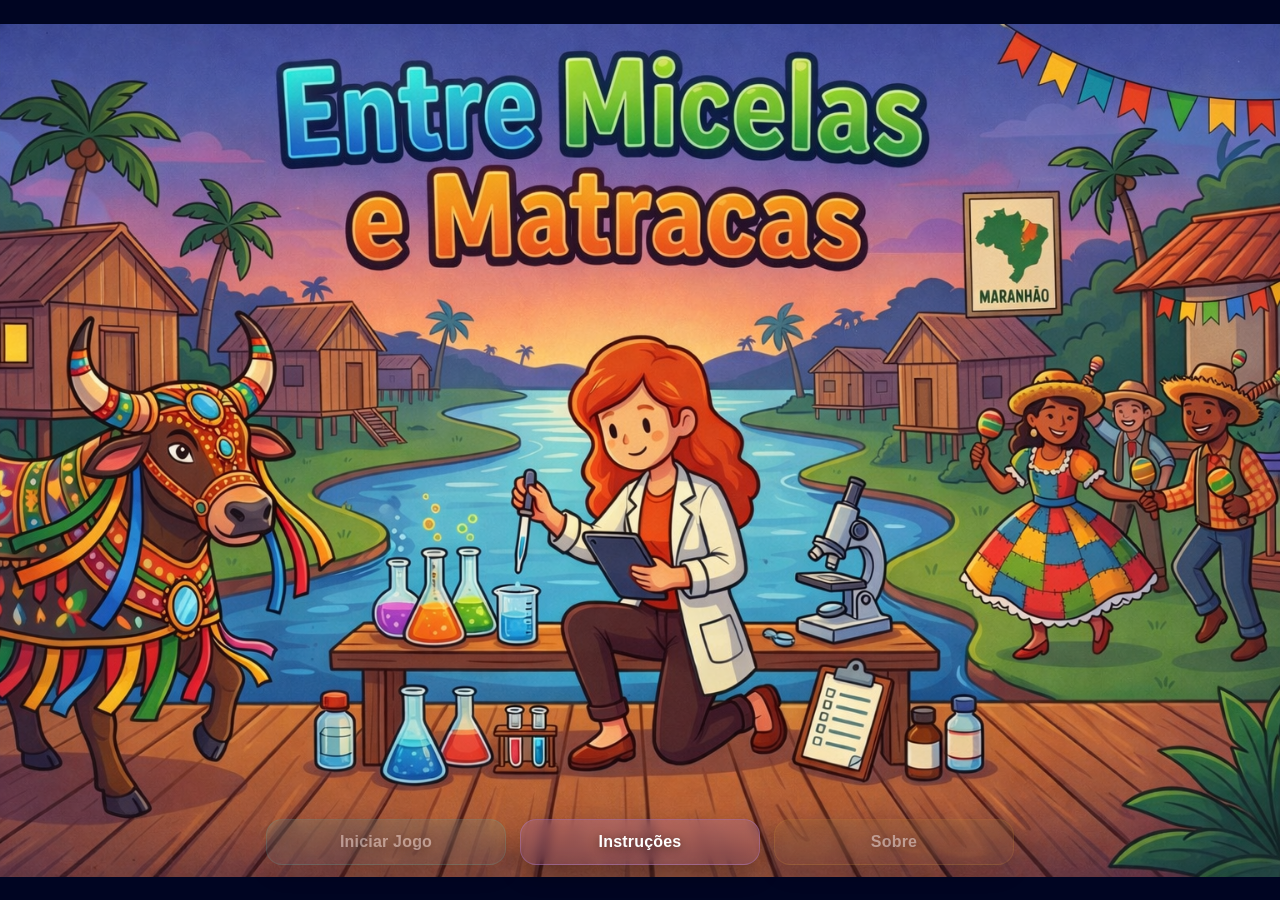
<file: index.html>
<!doctype html>
<html lang="pt-br">
<head>
  <meta charset="utf-8" />
  <meta name="viewport" content="width=device-width,initial-scale=1" />
  <title>Entre Micelas e Matracas</title>

  <style>
    :root{
      --btn-h: 46px;
      --radius: 16px;

      /* posição vertical do menu (0% topo → 100% base) */
      --menu-y: 93.5%;

      /* largura dos botões (responsivo) */
      --btn-w: min(460px, calc(100vw - 48px));
    }

    *{ box-sizing: border-box; }
    html, body{ height: 100%; }

    body{
      margin: 0;
      font-family: system-ui, -apple-system, Segoe UI, Roboto, Arial, sans-serif;

      /* SEM filtros/escurecimento: mostra a capa como ela é */
      background: #000522 url("capa.png") center / contain no-repeat;
    }

    /* container só para posicionar os botões */
    .screen{
      min-height: 100vh;
      position: relative;
      overflow: hidden;
    }

    /* Botões lado a lado */
    .menu{
      position: absolute;
      left: 50%;
      top: var(--menu-y);
      transform: translate(-50%, -50%);

      display: flex;
      gap: 14px;
      justify-content: center;
      align-items: center;

      width: min(900px, calc(100vw - 48px)); /* ↑ um pouco maior p/ 3 botões */
      flex-wrap: wrap; /* se a tela apertar, quebra linha */
    }

    .btn{
      width: 240px;                 /* <- controla largura de cada botão */
      max-width: calc(50vw - 34px); /* evita estourar em telas pequenas */
      height: var(--btn-h);
      border-radius: var(--radius);
      border: 1px solid rgba(255,255,255,.22);
      cursor: pointer;

      color: #fff;
      font-weight: 800;
      font-size: 16px;
      letter-spacing: .2px;

      /* leve “glass” no botão, sem escurecer a capa */
      background: rgba(0,0,0,.28);
      backdrop-filter: blur(6px);
      -webkit-backdrop-filter: blur(6px);

      box-shadow: 0 10px 22px rgba(0,0,0,.28);
      text-shadow: 0 2px 10px rgba(0,0,0,.55);

      transition: transform .12s ease, filter .12s ease, background .12s ease, opacity .12s ease;
    }

    .btn:hover{ filter: brightness(1.06); }
    .btn:active{ transform: translateY(1px) scale(.99); }

    .btn.primary{
      border-color: rgba(0,255,255,.26);
      background: linear-gradient(180deg, rgba(0,255,255,.18), rgba(0,160,255,.10));
    }

    .btn.secondary{
      border-color: rgba(255,180,0,.26);
      background: linear-gradient(180deg, rgba(255,180,0,.18), rgba(255,80,0,.10));
    }

    /* NOVO: estilo do botão Instruções */
    .btn.tertiary{
      border-color: rgba(180,140,255,.28);
      background: linear-gradient(180deg, rgba(180,140,255,.18), rgba(90,80,255,.10));
    }

    /* ✅ Estado desabilitado */
    .btn:disabled{
      opacity: .45;
      cursor: not-allowed;
      filter: grayscale(.25);
      transform: none;
    }

    /* Modal "Sobre" e "Instruções" */
    .modal{
      position: fixed;
      inset: 0;
      display: none;
      place-items: center;
      background: rgba(0,0,0,.55);
      z-index: 50;
      padding: 18px;
    }
    .modal.open{ display: grid; }

    .modal-card{
      width: min(720px, 100%);
      border-radius: 22px;
      background: rgba(12,16,22,.72);
      border: 1px solid rgba(255,255,255,.18);
      box-shadow: 0 14px 35px rgba(0,0,0,.35);
      backdrop-filter: blur(10px);
      -webkit-backdrop-filter: blur(10px);
      padding: 18px;
      color: #fff;

      /* ✅ permite scroll dentro do modal */
      max-height: 80vh;
      overflow: auto;
    }

    .modal-title{
      display: flex;
      align-items: center;
      justify-content: space-between;
      gap: 10px;
      margin-bottom: 10px;
    }

    .modal-title h2{
      margin: 0;
      font-size: 18px;
      font-weight: 900;
    }

    .close{
      width: 42px;
      height: 42px;
      border-radius: 14px;
      border: 1px solid rgba(255,255,255,.18);
      background: rgba(255,255,255,.06);
      color: #fff;
      cursor: pointer;
      font-size: 18px;
      font-weight: 800;
    }

    /* Texto (JUSTIFICADO) */
    .sobre-body p,
    .inst-body p{
      margin: 0 0 10px 0;
      line-height: 1.6;
      font-size: 20px;
      color: rgba(255,255,255,.92);

      text-align: justify;
      text-justify: inter-word;
      hyphens: auto;
    }

    /* Lista das instruções */
    .inst-body ul{
      margin: 8px 0 0 18px;
      padding: 0;
      color: rgba(255,255,255,.92);
      line-height: 1.6;
      font-size: 20px;
    }

    .inst-body li{ margin: 6px 0; }

    /* ✅ Ações das instruções */
    .inst-actions{
      margin-top: 14px;
      display: flex;
      justify-content: flex-end;
    }

    .inst-foot{
      margin: 10px 0 0 0;
      color: rgba(255,255,255,.75);
      font-size: 16px;
    }

    /* Bloco separado para créditos */
    .sobre-meta{
      margin-top: 14px;
      padding-top: 12px;
      border-top: 1px solid rgba(255,255,255,.16);
      display: grid;
      gap: 8px;
    }

    .sobre-meta p{
      margin: 0;
      line-height: 1.5;
      font-size: 15px;
      color: rgba(255,255,255,.92);
      text-align: left;
      word-break: break-word;
    }

    .btn:focus-visible, .close:focus-visible{
      outline: 3px solid rgba(255,255,255,.35);
      outline-offset: 2px;
    }

    /* Se a tela for muito baixa, empurra o menu um pouco */
    @media (max-height: 650px){
      :root{ --menu-y: 70%; }
    }
  </style>
</head>

<body>
  <main class="screen" role="main" aria-label="Tela inicial">
    <div class="menu" aria-label="Menu">
      <!-- ✅ Bloqueados até ler instruções -->
      <button class="btn primary" id="btnIniciar" type="button" disabled aria-disabled="true">Iniciar Jogo</button>
      <button class="btn tertiary" id="btnInstrucoes" type="button">Instruções</button>
      <button class="btn secondary" id="btnSobre" type="button" disabled aria-disabled="true">Sobre</button>
    </div>
  </main>

  <!-- MODAL: INSTRUÇÕES -->
  <div class="modal" id="modalInst" role="dialog" aria-modal="true" aria-labelledby="tituloInst">
    <div class="modal-card">
      <div class="modal-title">
        <h2 id="tituloInst">Instruções</h2>
        <button class="close" id="btnFecharInst" type="button" aria-label="Fechar">×</button>
      </div>

      <div class="inst-body">
        <p>
          Nesta experiência, você irá investigar a possível poluição hídrica de um igarapé e tomar decisões ao longo das cenas.
          Suas escolhas influenciam o andamento da narrativa e o desfecho final.
        </p>

        <ul>
          <li><strong>Modo Tela Cheia (melhor experiência):</strong> Aperte F11 no seu teclado para entrar no modo tela cheia.</li>
          <li><strong>Interaja com os cenários:</strong> clique nos itens, áreas e personagens para avançar.</li>
          <li><strong>Leia as dicas do HUD:</strong> elas orientam o objetivo de cada etapa.</li>
          <li><strong>Responda com atenção:</strong> algumas cenas têm escolhas e outras pedem um pequeno parecer.</li>
          <li><strong>Reiniciar:</strong> caso necessário, use o botão de reinício disponível nas cenas.</li>
          <li><strong>Som:</strong> se houver áudio, ele pode iniciar após o primeiro clique/tecla (regra do navegador).</li>
        </ul>

        <!-- ✅ Confirmação só libera depois de rolar até o fim -->
        <div class="inst-actions">
          <button class="btn tertiary" id="btnLiInst" type="button" disabled aria-disabled="true">
            Li as instruções
          </button>
        </div>
        <p class="inst-foot" id="instFoot">Role até o final para habilitar.</p>
      </div>
    </div>
  </div>

  <!-- MODAL: SOBRE -->
  <div class="modal" id="modalSobre" role="dialog" aria-modal="true" aria-labelledby="tituloSobre">
    <div class="modal-card">
      <div class="modal-title">
        <h2 id="tituloSobre">Sobre</h2>
        <button class="close" id="btnFechar" type="button" aria-label="Fechar">×</button>
      </div>

      <div class="sobre-body">
        <p>
          Jogo de Química Ambiental desenvolvido como parte do trabalho de conclusão de curso de Licenciatura em Química,
          que aborda a questão da poluição hídrica de um igarapé, ambientado de forma ficcional no estado do Maranhão,
          visando unir aspectos da cultura local como forma de problematização e contextualização para a aprendizagem.
        </p>

        <p>
          A narrativa se passa no interior durante o mês de junho, período marcado pelas festas juninas e pelas
          celebrações do Bumba Meu Boi, incorporando esses elementos culturais ao enredo e aos cenários para reforçar
          a identidade regional e ampliar o engajamento dos jogadores.
        </p>

        <div class="sobre-meta" aria-label="Créditos">
          <p><strong>Criado e desenvolvido por:</strong> Louryellen Costa Lima (louryellen.costa@discente.ufma.br)</p>
          <p><strong>Sob orientação de:</strong> Profª. Drª. Nahieh Toscano Miranda (nahieh.miranda@ufma.br)</p>
        </div>
      </div>
    </div>
  </div>

  <script src="audio.js" defer></script>

  <script>
    (function () {
      "use strict";

      const $ = (id) => document.getElementById(id);

      const btnIniciar = $("btnIniciar");
      const btnInstrucoes = $("btnInstrucoes");
      const btnSobre = $("btnSobre");

      const modalSobre = $("modalSobre");
      const btnFechar = $("btnFechar");

      const modalInst = $("modalInst");
      const btnFecharInst = $("btnFecharInst");

      const btnLiInst = $("btnLiInst");
      const instFoot = $("instFoot");
      const instCard = modalInst?.querySelector(".modal-card");

      // ===== Gate: só libera depois de ler instruções =====
      const KEY = "emm_instrucoes_lidas_v1";

      function setLocked(isLocked){
        btnIniciar.disabled = isLocked;
        btnSobre.disabled = isLocked;

        btnIniciar.setAttribute("aria-disabled", String(isLocked));
        btnSobre.setAttribute("aria-disabled", String(isLocked));
      }

      function unlock(){
        try { localStorage.setItem(KEY, "1"); } catch(_) {}
        setLocked(false);
      }

      const already = (() => {
        try { return localStorage.getItem(KEY) === "1"; } catch(_) { return false; }
      })();

      setLocked(!already);

      // Iniciar jogo
      btnIniciar.addEventListener("click", () => {
        if (btnIniciar.disabled) return;
        window.location.href = "jogo.html";
      });

      // Sobre
      btnSobre.addEventListener("click", () => {
        if (btnSobre.disabled) return;
        modalSobre.classList.add("open");
        btnFechar.focus();
      });

      // Instruções
      btnInstrucoes.addEventListener("click", () => {
        modalInst.classList.add("open");
        btnFecharInst.focus();

        // ao abrir, checa se já está no fim (conteúdo curto em telas grandes)
        requestAnimationFrame(checkScrollEnd);
      });

      function closeModal(modalEl){
        modalEl.classList.remove("open");
      }

      btnFechar.addEventListener("click", () => closeModal(modalSobre));
      btnFecharInst.addEventListener("click", () => closeModal(modalInst));

      // clicar no fundo fecha
      modalSobre.addEventListener("click", (e) => {
        if (e.target === modalSobre) closeModal(modalSobre);
      });

      modalInst.addEventListener("click", (e) => {
        if (e.target === modalInst) closeModal(modalInst);
      });

      // ESC fecha o que estiver aberto (prioridade: Instruções)
      window.addEventListener("keydown", (e) => {
        if (e.key !== "Escape") return;

        if (modalInst.classList.contains("open")) {
          closeModal(modalInst);
          btnInstrucoes.focus();
          return;
        }

        if (modalSobre.classList.contains("open")) {
          closeModal(modalSobre);
          btnSobre.focus();
        }
      });

      // ===== Lógica: rolar até o final habilita "Li as instruções" =====
      function atScrollEnd(el){
        if (!el) return false;
        const eps = 2; // tolerância
        return (el.scrollTop + el.clientHeight) >= (el.scrollHeight - eps);
      }

      function checkScrollEnd(){
        if (already) return;
        if (!instCard) return;

        if (atScrollEnd(instCard)) {
          btnLiInst.disabled = false;
          btnLiInst.setAttribute("aria-disabled", "false");
          if (instFoot) instFoot.textContent = "Agora você pode começar.";
        } else {
          btnLiInst.disabled = true;
          btnLiInst.setAttribute("aria-disabled", "true");
          if (instFoot) instFoot.textContent = "Role até o final para habilitar.";
        }
      }

      instCard?.addEventListener("scroll", checkScrollEnd, { passive: true });

      // botão final de confirmação
      btnLiInst?.addEventListener("click", () => {
        if (btnLiInst.disabled) return;
        unlock();
        closeModal(modalInst);
        btnIniciar.focus();
      });

    })();
  </script>
</body>
</html>
</file>
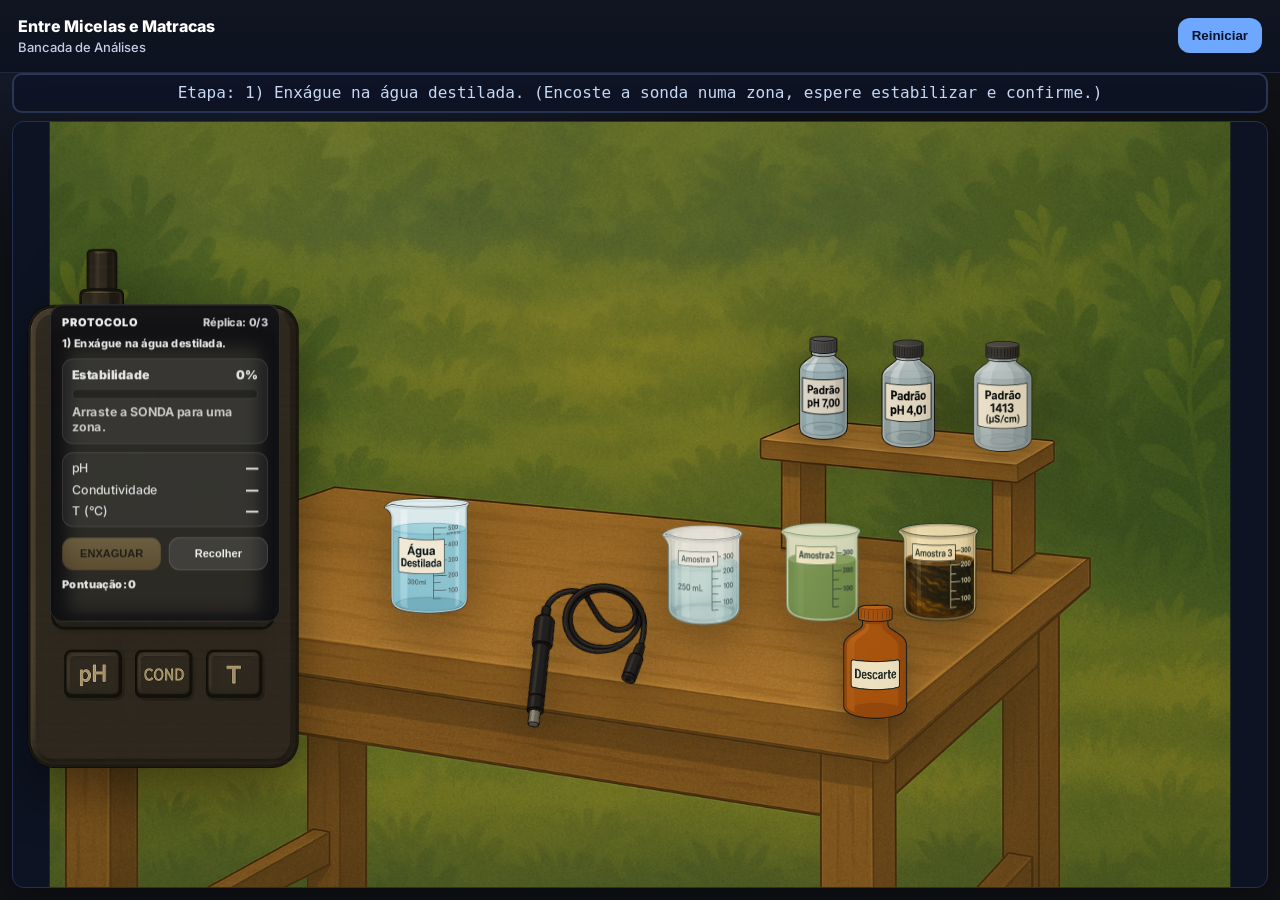
<file: cena-multiparametro.html>
<!doctype html>
<html lang="pt-br">
<head>
  <meta charset="utf-8"/>
  <meta name="viewport" content="width=device-width,initial-scale=1"/>
  <title>Bancada de Análises</title>

  <link rel="stylesheet" href="bancada.css">
  <link rel="preconnect" href="https://fonts.googleapis.com">
  <link rel="preconnect" href="https://fonts.gstatic.com" crossorigin>
  <link href="https://fonts.googleapis.com/css2?family=Inter:wght@400;600;700&display=swap" rel="stylesheet">
</head>

<body data-scene="cena5">
<header id="appHeader">
  <div>
    <div class="title">Entre Micelas e Matracas</div>
    <div class="subtitle">Bancada de Análises</div>
  </div>
  <button class="btn" id="btnReset" type="button">Reiniciar</button>
</header>

<main class="main">
  <div class="hud">
    <div class="hint" id="hint">
      <span id="hintText">Arraste a SONDA para a zona pedida. Aguarde estabilizar e confirme no aparelho.</span>
    </div>
  </div>

  <section class="scene" id="scene" aria-label="Cena da bancada">
    <div class="stage" id="stage">
      <img class="bg" id="bg" src="figuras/bancada.png" alt="Bancada ao ar livre (cozy)">

      <!-- ZONAS -->
      <div class="zone" data-zone="rinse" style="--x:30;--y:51;--w:8.5;--h:12;">
        <span class="zlabel">Água destilada</span>
        <img class="aguadest" src="figuras/aguadest.png" alt="aguadest">
      </div>

      <div class="zone" data-zone="ph7" style="--x:62;--y:28;--w:7;--h:12;">
        <span class="zlabel">pH 7.00</span>
        <img class="ph7" src="figuras/ph7.png" alt="ph7" alt="ph7">
      </div>

      <div class="zone" data-zone="ph4" style="--x:70;--y:28;--w:7;--h:12;">
        <span class="zlabel">pH 4.01</span>
        <img class="ph4" src="figuras/ph4.png" alt="ph4">
      </div>

      <div class="zone" data-zone="ec1413" style="--x:78;--y:28;--w:7;--h:12;">
        <span class="zlabel">1413 (µS/cm)</span>
        <img class="cond" src="figuras/cond.png" alt="cond">
      </div>

      <div class="zone" data-zone="sample1" style="--x:52;--y:51;--w:7;--h:12;">
        <span class="zlabel">Amostra 1</span>
        <img class="am1" src="figuras/amostra1.png" alt="am1">
      </div>

      <div class="zone" data-zone="sample2" style="--x:62;--y:51;--w:7;--h:12;">
        <span class="zlabel">Amostra 2</span>
        <img class="am2" src="figuras/amostra2.png" alt="am2">
      </div>

      <div class="zone" data-zone="sample3" style="--x:72;--y:51;--w:7;--h:12;">
        <span class="zlabel">Amostra 3</span>
        <img class="am3" src="figuras/amostra3.png" alt="am3">
      </div>

      <!-- HOTSPOT (hitbox) - só a zona -->
      <div class="zone zone-waste" data-zone="waste" style="--x:67;--y:65;--w:6.5;--h:12;">
        <span class="zlabel">Descarte</span>
      </div>

      <!-- PNG (sprite) - fora da zona -->
      <img class="sprite sprite-waste" src="figuras/descarte.png" alt="Descarte">


      <img id="probe" class="probe" src="figuras/sonda.png" draggable="false">
    </div>

    <div class="multi">
      <img class="multi-img" src="figuras/multi.png">
    </div>

    <div class="protocol" id="protocol">
      <div class="device-screen">
        <div class="screen-ui">
          <div class="screen-top">
            <div class="panel-title">PROTOCOLO</div>
            <div class="rep" id="repInfo">Réplica: 0/3</div>
          </div>

          <div class="step" id="stepText"></div>

          <div class="meter">
            <div class="meter-top">
              <div class="meter-title">Estabilidade</div>
              <div class="meter-val" id="stabPct">0%</div>
            </div>
            <div class="track"><div class="bar" id="stabBar"></div></div>
            <div class="meter-sub" id="stabLabel"></div>
          </div>

          <div class="readout">
            <div class="rline"><span>pH</span><strong id="outPH">—</strong></div>
            <div class="rline"><span>Condutividade</span><strong id="outEC">—</strong></div>
            <div class="rline"><span>T (°C)</span><strong id="outT">—</strong></div>
          </div>

          <div class="btn-row">
            <button class="btn primary" id="btnAction" disabled>CONFIRMAR</button>
            <button class="btn" id="btnRecenter">Recolher</button>
          </div>

          <div class="score" id="scoreText">Pontuação: 0</div>

          <div class="diag" id="diagBox" hidden>
            <div class="panel-title">Diagnóstico</div>
            <div class="diag-txt" id="diagPrompt"></div>
            <div class="btn-row">
              <button class="btn" data-diag="ok">OK</button>
              <button class="btn" data-diag="suspeito">SUSPEITO</button>
              <button class="btn" data-diag="critico">CRÍTICO</button>
            </div>
            <div class="diag-res" id="diagResult"></div>
          </div>
        </div>
      </div>
    </div>
  </section>
</main>

<script src="bancada.js"></script>
</body>
</html>
</file>
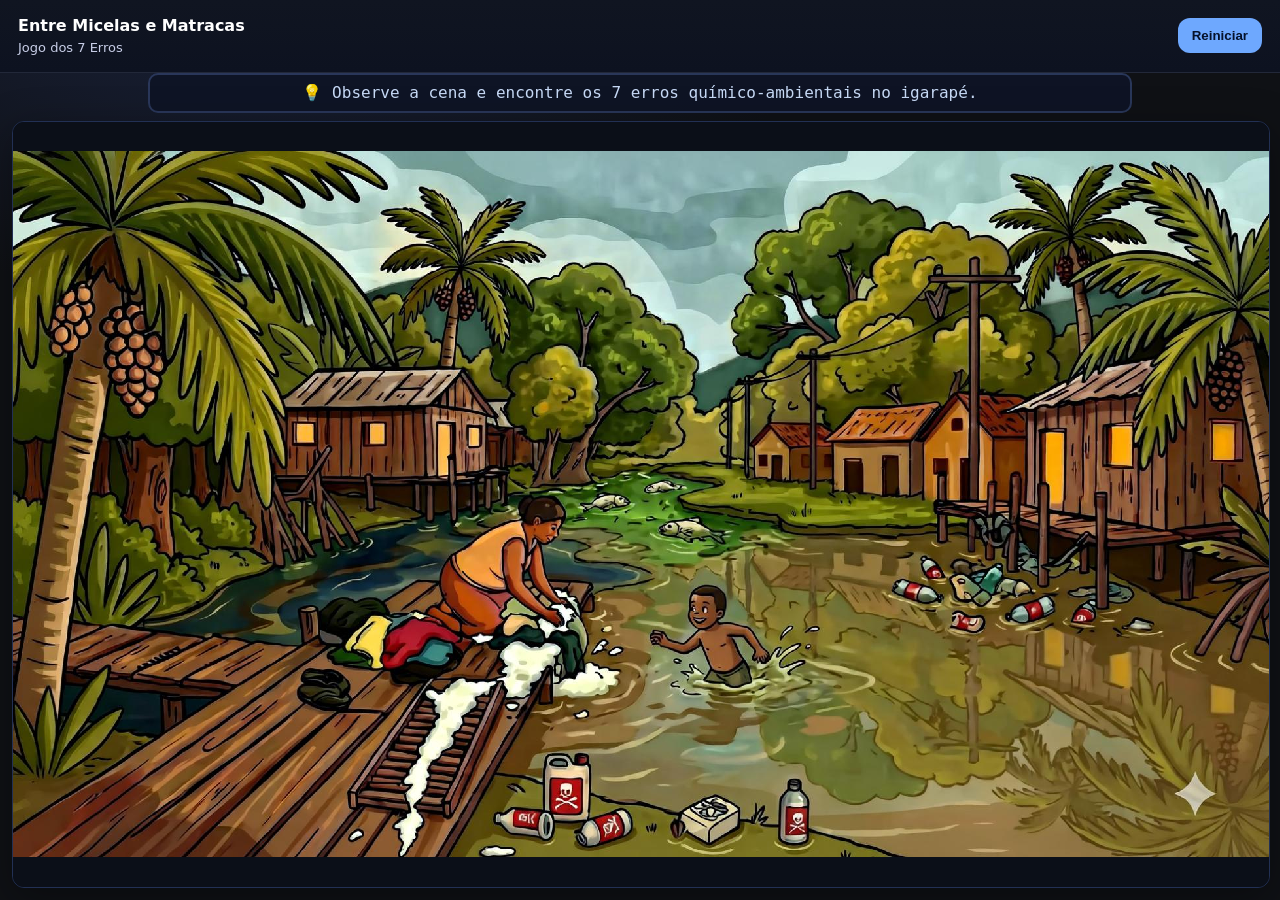
<file: cena2.html>
<!doctype html>
<html lang="pt-br">
<head>
  <meta charset="utf-8"/>
  <meta name="viewport" content="width=device-width,initial-scale=1"/>
  <title>Jogo dos 7 Erros</title>
  <link rel="stylesheet" href="style.css">
</head>
<body data-scene="cena3" data-bgm="trilha3">
<header>
  <div>
    <div class="title">Entre Micelas e Matracas</div>
    <div class="subtitle">Jogo dos 7 Erros</div>
  </div>
  <button class="btn" id="btnReiniciar">Reiniciar</button>
</header>

<main class="main">
  <!-- HUD / dica -->
  <div class="hud">
    <div class="hint" id="hint">
      💡 Observe a cena e encontre os 7 erros químico-ambientais no igarapé.
    </div>
  </div>

  <div class="scene" id="scene">
    <!-- Fundo do igarapé -->
    <img
      class="bg"
      src="assets/imagem jogo dos 7 erros.jpg"
      alt="Cena do igarapé com elementos para o jogo dos 7 erros"
      id="bg"
    />
  </div>
</main>

<!-- POPUP de explicação do erro -->
<div class="info-popup-backdrop" id="erroBackdrop" aria-hidden="true">
  <div class="info-popup" role="dialog" aria-modal="true" aria-labelledby="erroTitle">
    <div class="info-popup-header">
      <div id="erroTitle">Erro</div>
      <button class="info-popup-close" id="erroClose" aria-label="Fechar">✕</button>
    </div>

    <div class="info-popup-body">
      <p id="erroDesc"></p>
      <p id="erroImpact"></p>
      <p id="erroAcao"></p>

      <div class="info-popup-actions">
        <button class="btn" id="erroOk">Marcar e continuar</button>
      </div>
    </div>
  </div>
</div>

<!-- RESULTADO / RANKING -->
<div class="resultado-overlay" id="resultadoOverlay">
  <!-- fogos fora da caixa, cobrindo o overlay -->
  <div id="fogosContainer" aria-hidden="true"></div>

  <div class="resultado-card" role="dialog" aria-modal="true" aria-label="Resultado da Investigação">
    <h2>Resultado da Investigação</h2>

    <div class="trofeu-wrap">
      <div id="trofeuIcon">🏆</div>
    </div>

    <p id="resultadoPontuacao"></p>
    <p id="resultadoRanking"></p>

    <div class="resultado-actions">
      <button class="btn" id="btnIrProximaFase">Realizar a Coleta</button>
    </div>
  </div>
</div>
<script src="./audio.js"></script>
<script src="./sfx.js"></script>
<script type="module">
  import { initCena2 } from "./engine.js";

  window.addEventListener("load", () => {
    initCena2();

    const btn = document.querySelector("#btnIrProximaFase");
    if (btn) {
      btn.addEventListener("click", () => {
        window.location.href ="cena (coleta de água)/coleta.html";
      });
    }
  });
</script>
</body>
</html>
</file>
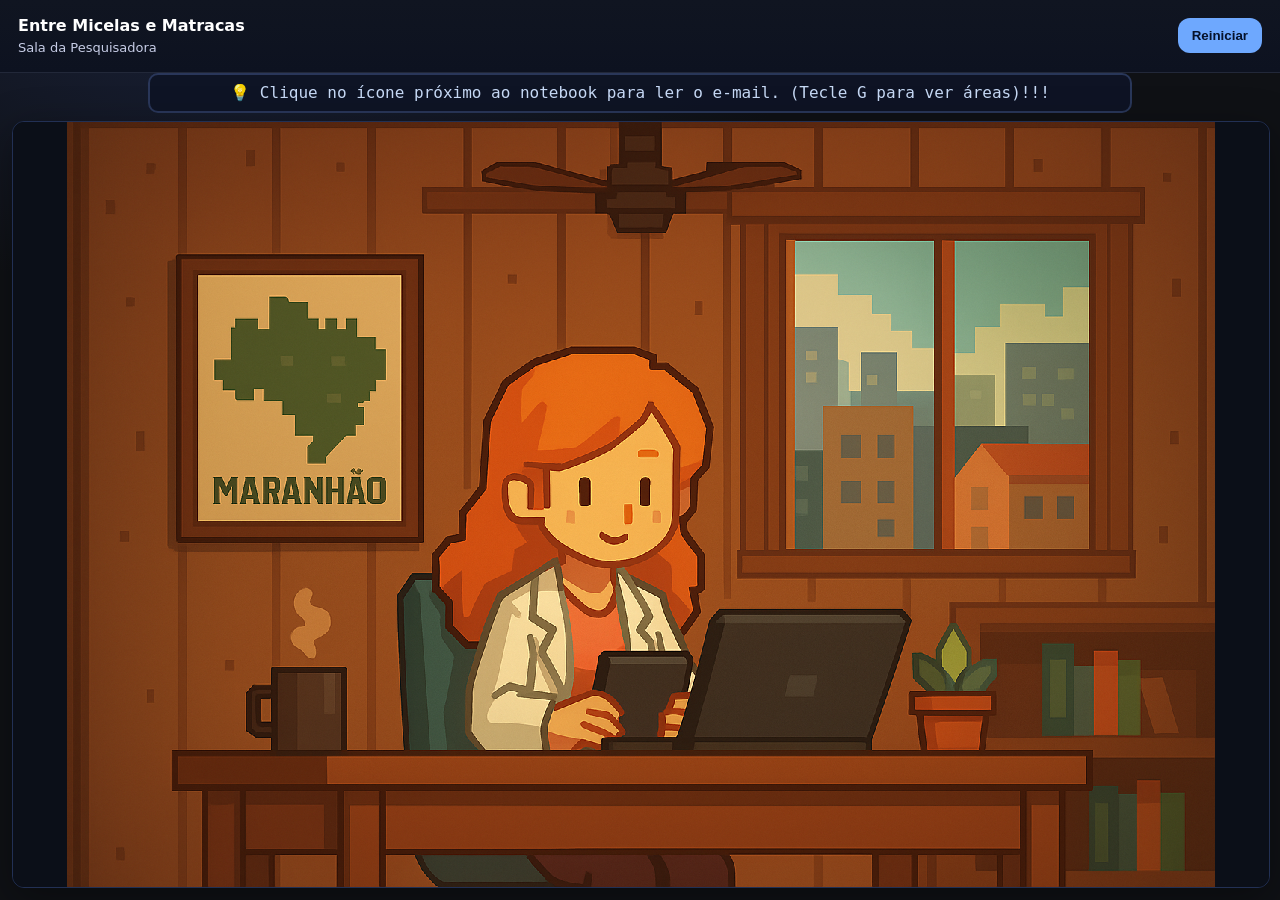
<file: jogo.html>
<!doctype html>
<html lang="pt-br">
<head>
  <meta charset="utf-8"/>
  <meta name="viewport" content="width=device-width,initial-scale=1"/>
  <title>Sala da Pesquisadora</title>
  <link rel="stylesheet" href="style.css">
</head>

<body data-scene="cena0" data-bgm="trilha1">
<header>
  <div>
    <div class="title">Entre Micelas e Matracas</div>
    <div class="subtitle">Sala da Pesquisadora</div>
  </div>
  <button class="btn" id="btnReiniciar" type="button">Reiniciar</button>
</header>

<main class="main">
  <div class="hud">
    <div class="hint" id="hint">
      💡 Clique no ícone próximo ao notebook para ler o e-mail. (Tecle G para ver áreas)!!!
    </div>
  </div>

  <div class="scene" id="scene">
    <img class="bg"
         src="../../assets/bg/cenario_sala.png"
         alt="Sala da pesquisadora com vista para o mar"
         id="bg"/>

    <video id="introVideo" class="scene-video" playsinline>
      <source src="../../assets/bg/animação.mp4" type="video/mp4">
    </video>

    <div id="hs-email" class="hotspot" title="Abrir e-mail"></div>

    <img id="emailIcon" class="email-icon"
         src="../../assets/bg/email.png"
         alt="Abrir e-mail">

    <div class="pixel-win" id="emailWin" role="dialog" aria-modal="true">
      <div class="pixel-title">
        INBOX — UFMA
        <span class="pixel-close" id="closeMail">✕</span>
      </div>
      <div class="pixel-body">
        <p><strong>De:</strong> coord.extensao@ufma.br</p>
        <p><strong>Assunto:</strong> Pedido urgente — alterações preocupantes no igarapé</p>
        <p id="mailText"></p>
        <div class="pixel-actions">
          <button class="btn" id="acceptCase" type="button">ACEITAR INVESTIGAÇÃO</button>
        </div>
      </div>
    </div>
  </div>
</main>

<!-- Ajuste os caminhos se necessário (raiz vs subpasta) -->
<script src="sfx.js" defer></script>
<script src="audio.js" defer></script>

<script type="module">
  import { initCena0 } from "./engine.js";
  initCena0();

  // =========================
  // CONFIG: PRÓXIMA CENA
  // =========================
  // ✅ AJUSTE ESTE CAMINHO para onde está seu cena1.html
  // Exemplos comuns:
  // const NEXT_SCENE_URL = "cena1.html";
  // const NEXT_SCENE_URL = "../cena1/cena1.html";
  const NEXT_SCENE_URL = "cena1.html";

  // ===== Ocultar header/HUD SOMENTE durante o vídeo desta cena
  // + parar a música durante o vídeo
  const video = document.getElementById("introVideo");

  const setVideoMode = (on) => {
    document.body.classList.toggle("is-video-playing", !!on);
  };

  const stopBgm = () => window.EMM_BGM?.stop();

  if (video) {
    // ao iniciar o vídeo, para o BGM
    video.addEventListener("play", () => { setVideoMode(true); stopBgm(); });
    video.addEventListener("playing", () => { setVideoMode(true); stopBgm(); });

    // se pausar/erro, só volta o HUD (não religa música aqui)
    video.addEventListener("pause", () => setVideoMode(false));
    video.addEventListener("error", () => setVideoMode(false));

    // ✅ ao terminar, garante navegação para a próxima cena
    video.addEventListener("ended", () => {
      setVideoMode(false);
      window.location.href = NEXT_SCENE_URL;
    });
  }
</script>

</body>
</html>
</file>
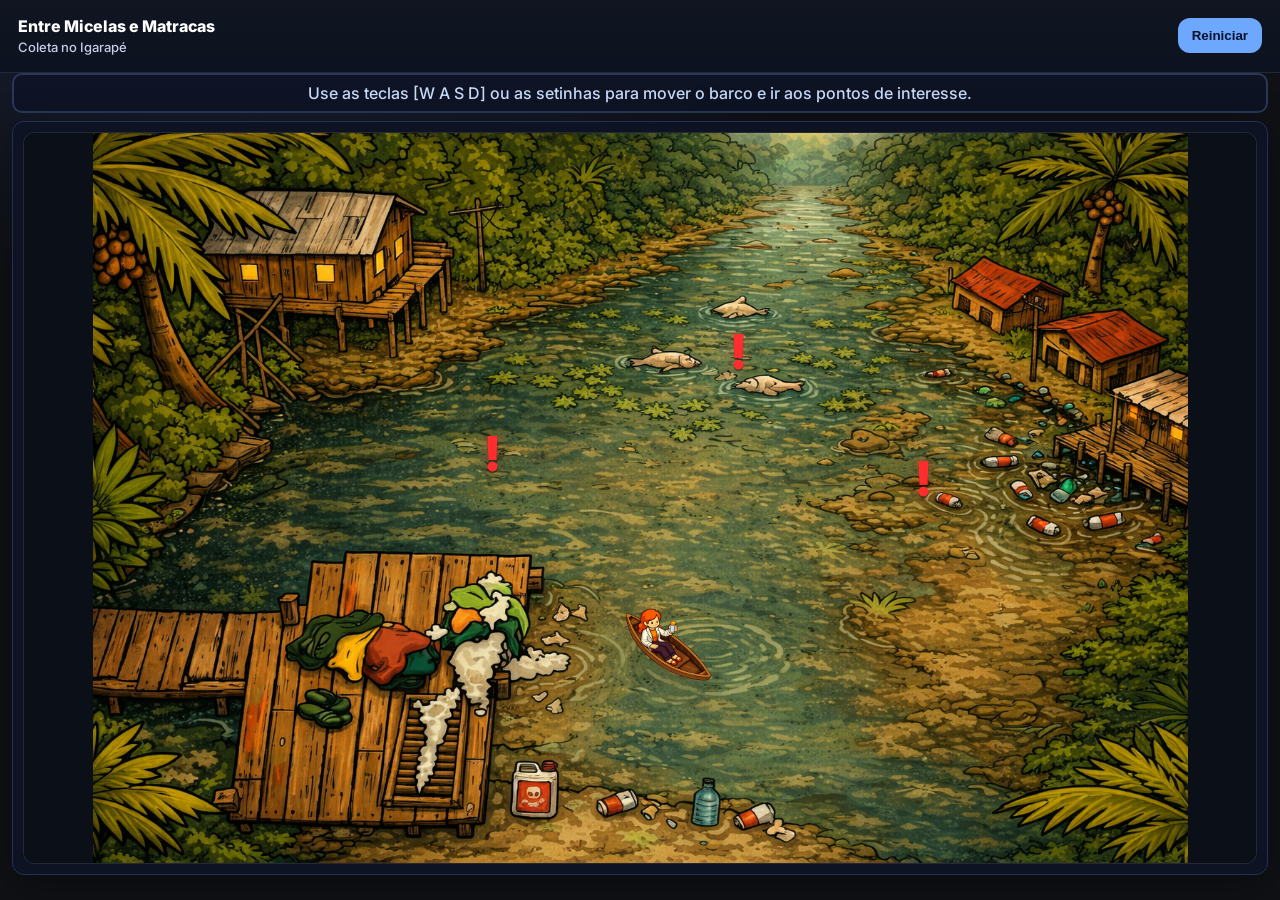
<file: cena (coleta de água)/coleta.html>
<!doctype html>
<html lang="pt-br">
<head>
  <meta charset="utf-8"/>
  <meta name="viewport" content="width=device-width,initial-scale=1"/>
  <title>Coleta no Igarapé</title>

  <link rel="stylesheet" href="coleta.css">
  <link rel="preconnect" href="https://fonts.googleapis.com">
  <link rel="preconnect" href="https://fonts.gstatic.com" crossorigin>
  <link href="https://fonts.googleapis.com/css2?family=Inter:wght@400;600;700&display=swap" rel="stylesheet">
</head>
<body data-scene="cena4" data-bgm="trilha4">
<header id="appHeader">
  <div>
    <div class="title">Entre Micelas e Matracas</div>
    <div class="subtitle">Coleta no Igarapé</div>
  </div>
  <button class="btn" id="btnReset" type="button">Reiniciar</button>
</header>

<main class="main">
  <div class="hud">
    <div class="hint" id="hint">
      <span id="hintText">Use as telcas [W A S D] ou as setinhas para mover o barco e ir aos pontos de interesse.</span>
    </div>
  </div>

  <section class="scene" id="scene" aria-label="Cena do rio">
    <div class="layout">
      <div class="stage-wrap">
        <div class="stage" id="stage">
          <img class="bg" id="bg" src="rioext.png" alt="Cena do rio"/>
          <img id="barco" class="barco" src="barco.png" alt="Barco" draggable="false">
          <!-- pontos, UI do minigame e popup são inseridos via JS -->
        </div>
      </div>
    </div>
  </section>
</main>
<script src="../audio.js"></script>
<script src="coleta.js"></script>
</body>
</html>
</file>
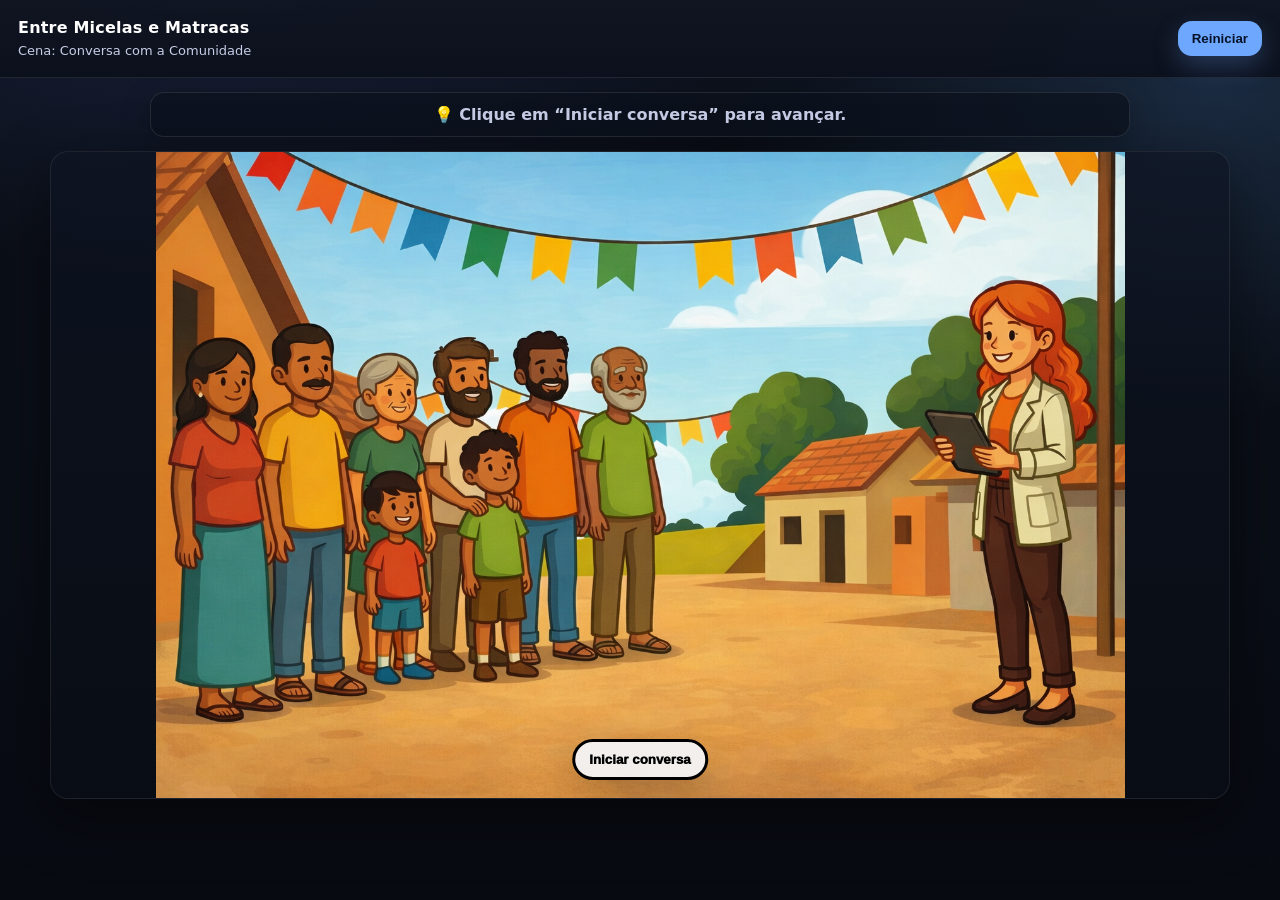
<file: cena (conversa)/conversa.html>
<!-- conversa.html -->
<!doctype html>
<html lang="pt-br">
<head>
  <meta charset="utf-8"/>
  <meta name="viewport" content="width=device-width,initial-scale=1"/>
  <title>Cena — Conversa</title>
  <link rel="stylesheet" href="conversa.css">
</head>

<body>
<header class="app-header">
  <div class="header-left">
    <div class="title">Entre Micelas e Matracas</div>
    <div class="subtitle">Cena: Conversa com a Comunidade</div>
  </div>

  <button class="btn" id="btnReiniciar" type="button">Reiniciar</button>

  <!-- Barra superior interativa -->
  <div class="topbar" id="topbar" aria-hidden="true">
    <div class="topbar-left">
      <span class="topbar-dot" aria-hidden="true"></span>
      <span class="topbar-title" id="statusText">Conversa ativa</span>
    </div>

    <div class="topbar-mid" aria-label="Reputação">
      <div class="rep-track" role="progressbar" aria-valuemin="-10" aria-valuemax="10" aria-valuenow="0">
        <div class="rep-fill" id="repFill"></div>
      </div>

      <div class="rep-face" id="repFace" aria-hidden="true">😐</div>

      <div class="rep-ticks" aria-hidden="true">
        <span></span><span></span><span></span>
      </div>
    </div>

    <div class="topbar-right" id="repText">😐 Neutra</div>
  </div>
</header>

<main class="main">
  <div class="hud">
    <div class="hint" id="hint">💡 Clique em “Iniciar conversa” para avançar.</div>
  </div>

  <div class="scene" id="scene">
    <img class="bg" src="conversa.png" alt="Nova cena" />

    <div id="hs-1" class="hotspot"></div>
    <div id="hs-2" class="hotspot"></div>

    <!-- Balão NPC (mesmo elemento, muda classe via JS) -->
    <div class="bubble npc is-right" id="bubbleNpc" aria-hidden="true">
      <div class="bubble-title" id="npcName">Pesquisadora</div>
      <div class="bubble-text" id="npcText"></div>
    </div>

    <!-- Escolhas do jogador -->
    <div class="bubble player" id="bubblePlayer" aria-hidden="true">
      <div class="bubble-title">O que responder?</div>
      <div class="bubble-choices" id="playerChoices"></div>
    </div>

    <button class="start-talk" id="btnStartTalk" type="button">
      Iniciar conversa
    </button>

    <div class="toast" id="toast" aria-hidden="true"></div>
  </div>
</main>

<script src="conversa.js"></script>
</body>
</html>
</file>
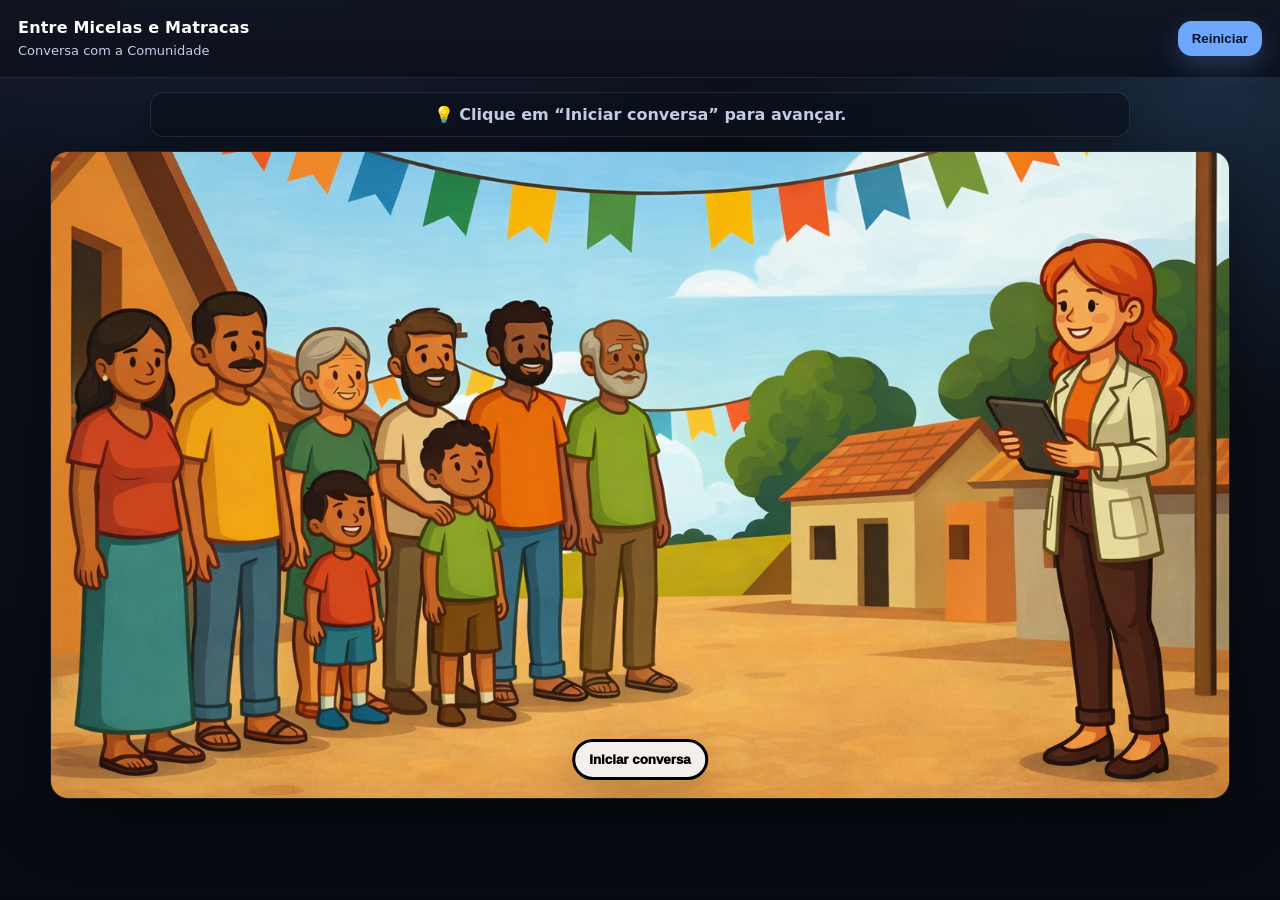
<file: cena-conversa/conversa.html>
<!-- conversa.html -->
<!doctype html>
<html lang="pt-br">
<head>
  <meta charset="utf-8"/>
  <meta name="viewport" content="width=device-width,initial-scale=1"/>
  <title>Conversa com a Comunidade</title>
  <link rel="stylesheet" href="conversa.css">
</head>

<body data-scene="cena6">
<header class="app-header">
  <div class="header-left">
    <div class="title">Entre Micelas e Matracas</div>
    <div class="subtitle" id="subtituloCena">Conversa com a Comunidade</div>
  </div>

  <button class="btn" id="btnReiniciar" type="button">Reiniciar</button>

  <!-- Barra superior interativa -->
  <div class="topbar" id="topbar" aria-hidden="true">
    <div class="topbar-left">
      <span class="topbar-dot" aria-hidden="true"></span>
      <span class="topbar-title" id="statusText">Conversa ativa</span>
    </div>

    <div class="topbar-mid" aria-label="Reputação">
      <div class="rep-track" role="progressbar" aria-valuemin="-10" aria-valuemax="10" aria-valuenow="0">
        <div class="rep-fill" id="repFill"></div>
      </div>

      <div class="rep-face" id="repFace" aria-hidden="true">😐</div>

      <div class="rep-ticks" aria-hidden="true">
        <span></span><span></span><span></span>
      </div>
    </div>

    <div class="topbar-right" id="repText">😐 Neutra</div>
  </div>
</header>

<main class="main">
  <div class="hud">
    <div class="hint" id="hint">💡 Clique em “Iniciar conversa” para avançar.</div>
  </div>

  <div class="scene" id="scene">
    <img class="bg" src="conversa.png" alt="Nova cena" />

    <div id="hs-1" class="hotspot"></div>
    <div id="hs-2" class="hotspot"></div>

    <!-- Balão NPC (mesmo elemento, muda classe via JS) -->
    <div class="bubble npc is-right" id="bubbleNpc" aria-hidden="true">
      <div class="bubble-title" id="npcName">Pesquisadora</div>
      <div class="bubble-text" id="npcText"></div>
    </div>

    <!-- Escolhas do jogador -->
    <div class="bubble player" id="bubblePlayer" aria-hidden="true">
      <div class="bubble-title">O que responder?</div>
      <div class="bubble-choices" id="playerChoices"></div>
    </div>

    <button class="start-talk" id="btnStartTalk" type="button">
      Iniciar conversa
    </button>

    <div class="toast" id="toast" aria-hidden="true"></div>

    <!-- ===== VÍDEO FINAL (NOVA "CENA" DENTRO DO PALCO) ===== -->
    <div class="video-layer" id="videoLayer" aria-hidden="true">
      <video
        id="endVideo"
        class="bg-video"
        src="conversa.mp4"
        preload="auto"
        playsinline
      ></video>
    </div>
    <!-- ===== /VÍDEO FINAL ===== -->
  </div>
</main>

<script src="conversa.js"></script>
</body>
</html>
</file>
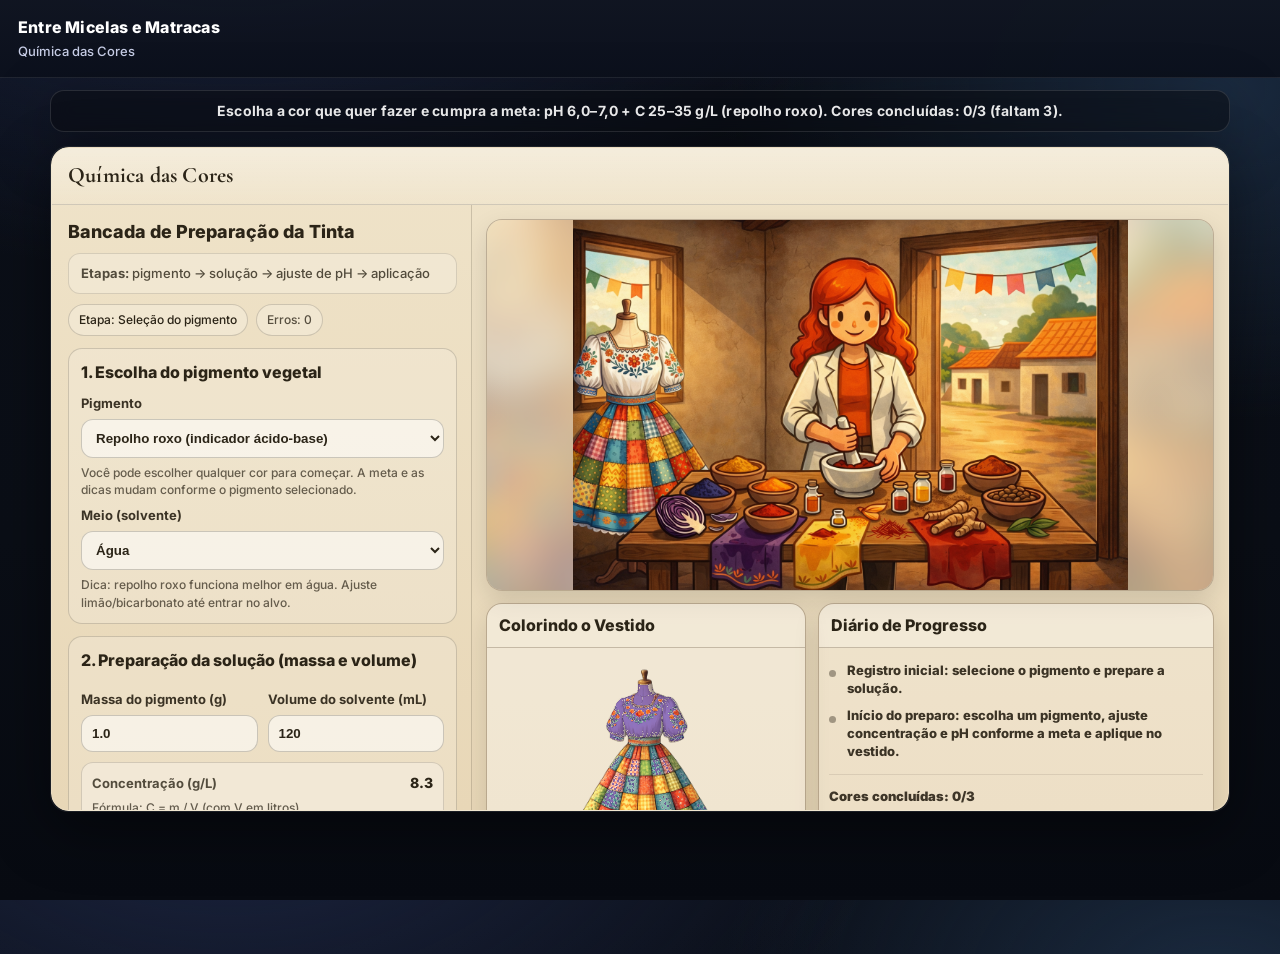
<file: cena-pinturas/pintura.html>
<!-- pintura.html -->
<!doctype html>
<html lang="pt-br">
<head>
  <meta charset="utf-8" />
  <meta name="viewport" content="width=device-width,initial-scale=1" />
  <title>Química das Cores</title>

  <link rel="stylesheet" href="pintura.css" />

  <link rel="preconnect" href="https://fonts.googleapis.com" />
  <link rel="preconnect" href="https://fonts.gstatic.com" crossorigin />
  <link href="https://fonts.googleapis.com/css2?family=Inter:wght@400;600;800&family=Cormorant+Garamond:wght@600;700&display=swap" rel="stylesheet" />
</head>

<body data-scene="cena8">
  <header class="app-header">
    <div class="header-left">
      <div class="title">Entre Micelas e Matracas</div>
      <div class="subtitle">Química das Cores</div>
    </div>

    <button class="btn" id="btnReiniciar" type="button">Reiniciar</button>
  </header>

  <div class="stagebar" id="stagebar" aria-live="polite">
    <div class="stagebar-text" id="topbarText">
      Defina pigmento, solvente e concentração. Depois ajuste ácido/base para atingir a meta.
    </div>
  </div>

  <main class="main">
    <section class="scene" id="scene" aria-label="Cena">

      <!-- Fundo (mantido para reaproveitar se quiser) -->
      <img id="bgScene" class="bg" src="pintura.png" alt="Imagem da cena (Artesanato da Comunidade)" />

      <!-- LAB UI -->
      <div class="lab-ui" role="application" aria-label="Laboratório Cultural">

        <div class="lab-header">
          <div class="lab-title">Química das Cores</div>
        </div>

        <div class="lab-body">

          <!-- COLUNA ESQUERDA -->
          <aside class="lab-left" aria-label="Bancada de Preparação da Tinta">

            <div class="section-title">
              <span>Bancada de Preparação da Tinta</span>
            </div>

            <div class="steps-note">
              <strong>Etapas:</strong> pigmento → solução → ajuste de pH → aplicação
            </div>

            <!-- CHIPS (apenas etapa + erros, como você pediu) -->
            <div class="hud-row lab-chips">
              <div class="chip" id="chipStep">Etapa: —</div>
              <div class="chip chip-muted" id="chipErrors">Erros: 0</div>
            </div>

            <div class="form">

              <div class="block">
                <div class="block-h">1. Escolha do pigmento vegetal</div>

                <label class="field">
                  <span class="label">Pigmento</span>
                  <select class="select" id="selPigmento">
                    <option value="repolho">Repolho roxo (indicador ácido-base)</option>
                    <option value="curcuma">Cúrcuma (curcumina)</option>
                    <option value="urucum">Urucum (bixina — apolar)</option>
                  </select>
                  <span class="help" id="helpPigmento">
                    O jogo segue a ordem: repolho → cúrcuma → urucum.
                  </span>
                </label>

                <label class="field">
                  <span class="label">Meio (solvente)</span>
                  <select class="select" id="selMeio">
                    <option value="agua">Água</option>
                    <option value="oleo">Óleo / resina</option>
                  </select>
                  <span class="help" id="helpMeio">
                    Dica: urucum dissolve melhor em meio oleoso (apolar).
                  </span>
                </label>
              </div>

              <div class="block">
                <div class="block-h">2. Preparação da solução (massa e volume)</div>

                <div class="grid2">
                  <label class="field">
                    <span class="label">Massa do pigmento (g)</span>
                    <input class="input" id="inpMassa" type="number" min="0" step="0.1" value="1.0" />
                  </label>

                  <label class="field">
                    <span class="label">Volume do solvente (mL)</span>
                    <input class="input" id="inpVolume" type="number" min="1" step="1" value="120" />
                  </label>
                </div>

                <div class="readout">
                  <div class="row">
                    <span class="k">Concentração (g/L)</span>
                    <span class="v" id="outConc">—</span>
                  </div>
                  <div class="mini">
                    Fórmula: C = m / V (com V em litros)
                  </div>
                </div>

                <!-- FAIXA IDEAL (DINÂMICA) -->
                <div class="readout">
                  <div class="row">
                    <span class="k">Faixa ideal de concentração</span>
                    <span class="v" id="idealConc">5–25 g/L</span>
                  </div>
                  <div class="row">
                    <span class="k">Massa ideal para o V atual</span>
                    <span class="v" id="idealMassa">—</span>
                  </div>
                  <div class="row">
                    <span class="k">Volume ideal para a m atual</span>
                    <span class="v" id="idealVolume">—</span>
                  </div>
                  <div class="mini">
                    Dica: mantendo C na faixa, a cor fica mais “estável” e previsível.
                  </div>
                </div>
              </div>

              <div class="block">
                <div class="block-h">3. Ajuste ácido-base</div>

                <!-- META + pH perto do ajuste ácido-base -->
                <div class="goalbox" aria-label="Meta e leitura rápida">
                  <div class="goal-top">
                    <div class="goal-label">Meta desta etapa</div>
                    <div class="goal-value" id="outGoal">—</div>
                  </div>

                  <div class="goal-grid">
                    <div class="goal-item">
                      <div class="goal-k">pH atual</div>
                      <div class="goal-v"><strong id="outPHBig">7.0</strong></div>
                    </div>

                    <div class="goal-item">
                      <div class="goal-k">Faixa Aceitável</div>
                      <div class="goal-v" id="outTargetPH">—</div>
                    </div>

                    <div class="goal-item goal-wide">
                      <div class="goal-k">Status</div>
                      <div class="goal-v" id="outStatus">—</div>
                    </div>
                  </div>
                </div>

                <label class="field">
                  <span class="label">Ácido (limão) — dose</span>
                  <input class="range" id="rngAcido" type="range" min="0" max="10" step="0.5" value="0" />
                  <div class="range-meta">
                    <span class="mini">Fraco</span>
                    <span class="mini"><strong id="outAcido">0</strong>/10</span>
                    <span class="mini">Forte</span>
                  </div>
                </label>

                <label class="field">
                  <span class="label">Base (bicarbonato) — dose</span>
                  <input class="range" id="rngBase" type="range" min="0" max="10" step="0.5" value="0" />
                  <div class="range-meta">
                    <span class="mini">Fraca</span>
                    <span class="mini"><strong id="outBase">0</strong>/10</span>
                    <span class="mini">Forte</span>
                  </div>
                </label>

                <div class="readout">
                  <div class="row">
                    <span class="k">pH estimado</span>
                    <span class="v" id="outPH">7.0</span>
                  </div>
                  <div class="row">
                    <span class="k">Cor prevista</span>
                    <span class="v">
                      <span class="swatch" id="swatch"></span>
                      <span id="outCorNome">—</span>
                    </span>
                  </div>
                  <div class="mini" id="miniExp">
                    Repolho roxo: antocianinas mudam de cor com pH.
                  </div>
                </div>
              </div>

              <button class="btn lab-action" id="btnPintar" type="button">
                Aplicar no Vestido
              </button>

              <div class="hint lab-hint" id="hint"></div>
            </div>
          </aside>

          <!-- COLUNA DIREITA -->
          <section class="lab-right" aria-label="Área de visualização">
            <div class="frame frame-large">
              <div class="frame-inner">
                <img class="preview-img" id="imgPreview" src="pintura.png" alt="Pré-visualização da cena" />
              </div>
            </div>

            <div class="bottom-row">

              <div class="frame frame-small">
                <div class="frame-title">Colorindo o Vestido</div>
                <div class="frame-inner fit-wrap" id="fitWrap">
                  <canvas class="fit-canvas" id="fitCanvas"></canvas>

                  <!-- Base (ideal: PNG com transparência e sombreamento em tons claros/cinza) -->
                  <img id="fitBase" src="vestido.png" alt="" hidden />

                  <div class="fit-fallback" id="fitFallback" aria-hidden="true">
                    Prévia do tecido
                  </div>
                </div>
              </div>

              <div class="frame frame-diary">
                <div class="frame-title">Diário de Progresso</div>

                <div class="diary" id="diary">
                  <ul class="diary-list" id="diaryList">
                    <li class="diary-item">Registro inicial: selecione o pigmento e prepare a solução.</li>
                  </ul>

                  <div class="progress-wrap">
                    <div class="progress-label" id="progressLabel">Progresso do preparo</div>
                    <div class="progress-bar">
                      <div class="progress-fill" id="progressFill" style="width:0%"></div>
                    </div>
                  </div>

                  <div class="achievement" id="achievement" hidden>
                    Conquista desbloqueada: Química das Cores do Boi
                  </div>
                </div>
              </div>

            </div>

          </section>
        </div>
      </div>

      <div class="toast" id="toast" hidden></div>

      <!-- Modal mantido (se você usar depois); não interfere -->
      <div class="modal" id="modal" hidden>
        <div class="modal-backdrop" data-close="1" aria-hidden="true"></div>
        <div class="modal-card" role="dialog" aria-modal="true" aria-labelledby="modalTitle">
          <div class="modal-head">
            <div>
              <div class="modal-title" id="modalTitle">—</div>
              <div class="modal-sub" id="modalSub">—</div>
            </div>
            <button class="icon-btn" id="btnClose" type="button" aria-label="Fechar">✕</button>
          </div>
          <div class="modal-body" id="modalBody"></div>
        </div>
      </div>

    </section>
  </main>
  
  <script src="pintura.js"></script>
</body>
</html>
</file>
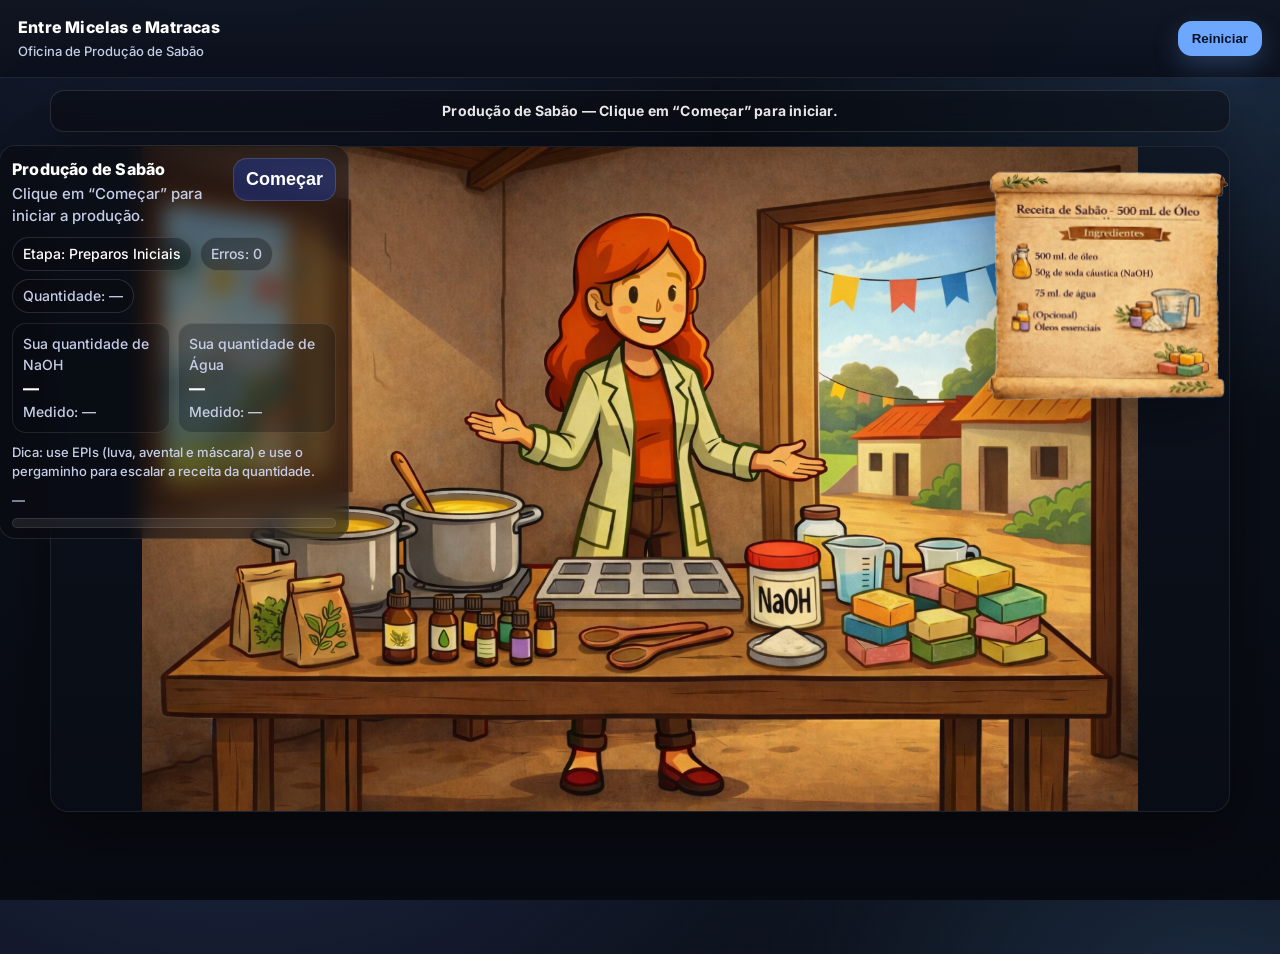
<file: cenaoficina/oficina.html>
<!doctype html>
<html lang="pt-br">
<head>
  <meta charset="utf-8"/>
  <meta name="viewport" content="width=device-width,initial-scale=1"/>
  <title>Oficina de Produção de Sabão</title>

  <link rel="stylesheet" href="oficina.css">

  <link rel="preconnect" href="https://fonts.googleapis.com">
  <link rel="preconnect" href="https://fonts.gstatic.com" crossorigin>
  <link href="https://fonts.googleapis.com/css2?family=Inter:wght@400;600;800&display=swap" rel="stylesheet">
</head>

<body data-scene="cena7">
  <header class="app-header">
    <div class="header-left">
      <div class="title">Entre Micelas e Matracas</div>
      <div class="subtitle">Oficina de Produção de Sabão</div>
    </div>

    <button class="btn" id="btnReiniciar" type="button">Reiniciar</button>
  </header>

  <div class="stagebar" id="stagebar" aria-live="polite">
    <div class="stagebar-text" id="topbarText">
      Clique em “Começar” para iniciar o desafio.
    </div>
  </div>

  <main class="main">
    <section class="scene" id="scene" aria-label="Cena">
      <!-- FUNDO (precisa do id="bgScene") -->
      <img id="bgScene" class="bg" src="oficina.png" alt="Imagem da cena (Oficina)">

      <!-- Overlay final: SOMENTE fogos + botão Avançar -->
      <div class="final-fx" id="finalFx" hidden aria-label="Final do desafio">
        <canvas id="finalFw" class="final-fw"></canvas>
        <button class="btn final-next" id="btnAdvance" type="button">Ir para a produção de tinta</button>
      </div>

      <!-- Pergaminho -->
      <button class="scroll" id="scrollBtn" type="button" aria-label="Receita padrão (pergaminho)">
        <img class="scroll-img" src="pergaminho_receita_sabao_4k_sem_fundo.png" alt="Receita padrão (1 L de óleo) em pergaminho">
      </button>

      <!-- HUD (precisa do id="hud") -->
      <div class="hud" id="hud" aria-live="polite">
        <div class="hud-card">
          <div class="hud-top">
            <div>
              <div class="hud-title" id="hudTitle">Produção de Sabão</div>
              <div class="hud-sub" id="hudSub">Clique em “Começar” para iniciar a produção.</div>
            </div>
            <button class="btn-secondary" id="btnStart" type="button">Começar</button>
          </div>

          <div class="hud-row">
            <div class="chip" id="chipStep">Etapa: —</div>
            <div class="chip chip-muted" id="chipErrors">Erros: 0</div>
            <div class="chip chip-muted" id="chipLot">Quantidade: —</div>
          </div>

          <div class="targets" id="targets" hidden>
            <div class="target">
              <span class="t-label">Sua quantidade de NaOH</span>
              <span class="t-value" id="tNaOH">—</span>
              <span class="t-mini" id="mNaOH">Medido: —</span>
            </div>
            <div class="target">
              <span class="t-label">Sua quantidade de Água</span>
              <span class="t-value" id="tWater">—</span>
              <span class="t-mini" id="mWater">Medido: —</span>
            </div>
          </div>

          <div class="hint" id="hint">
            Dica: use EPIs (luva, avental e máscara) e use o pergaminho para escalar a receita da quantidade.
          </div>

          <div class="progress" id="progress" hidden>
            <div class="progress-label" id="progressLabel">—</div>
            <div class="progress-bar">
              <div class="progress-fill" id="progressFill" style="width:0%"></div>
            </div>
          </div>
        </div>
      </div>

      <!-- HOTSPOTS (posicionados via CSS vars em %) -->
      <button class="hotspot" id="hsNaOH" data-id="naoh" data-label="NaOH"
        style="--x: 64; --y: 65.5; --w: 8.5; --h: 14;" aria-label="NaOH"></button>

      <button class="hotspot" id="hsAgua" data-id="agua" data-label="Água"
        style="--x: 71.4; --y: 63.5; --w: 7.5; --h: 12;" aria-label="Água"></button>

      <button class="hotspot" id="hsPanela" data-id="panela" data-label="Panela"
        style="--x: 34.5; --y: 60; --w: 14; --h: 18;" aria-label="Panela"></button>

      <button class="hotspot" id="hsFogao" data-id="fogao" data-label="Fogão"
        style="--x: 32; --y: 62; --w: 22; --h: 18;" aria-label="Fogão"></button>

      <button class="hotspot" id="hsColheres" data-id="colheres" data-label="Colheres"
        style="--x: 51; --y: 74; --w: 16; --h: 12;" aria-label="Colheres"></button>

      <!-- Detergente -->
      <button class="hotspot" id="hsOleo" data-id="oleo" data-label="Detergente"
        style="--x: 32.5; --y: 74; --w: 16; --h: 16;" aria-label="Desinfetante"></button>

      <!-- Óleo essencial (visual apenas no HTML; se quiser usar no JS, inclua no objeto hs) -->
      <button class="hotspot" id="hsEssencial" data-id="essencial" data-label="Óleo essencial"
        style="--x: 46.5; --y: 74; --w: 12; --h: 16;" aria-label="Óleo essencial"></button>

      <!-- Corante (visual apenas no HTML; se quiser usar no JS, inclua no objeto hs) -->
      <button class="hotspot" id="hsCorante" data-id="corante" data-label="Corante"
        style="--x: 59.0; --y: 74; --w: 12; --h: 16;" aria-label="Corante"></button>

      <button class="hotspot" id="hsMolde" data-id="molde" data-label="Molde"
        style="--x: 50.5; --y: 65.5; --w: 18; --h: 12;" aria-label="Molde"></button>

      <!-- Modal -->
      <div class="modal" id="modal" hidden>
        <div class="modal-backdrop" data-close="1" aria-hidden="true"></div>

        <div class="modal-card" role="dialog" aria-modal="true" aria-labelledby="modalTitle">
          <div class="modal-head">
            <div>
              <div class="modal-title" id="modalTitle">—</div>
              <div class="modal-sub" id="modalSub">—</div>
            </div>
            <button class="icon-btn" id="btnClose" type="button" aria-label="Fechar">✕</button>
          </div>

          <div class="modal-body" id="modalBody"></div>
        </div>
      </div>

      <div class="toast" id="toast" hidden></div>
    </section>
  </main>
  
  <script src="oficina.js"></script>
</body>
</html>
</file>
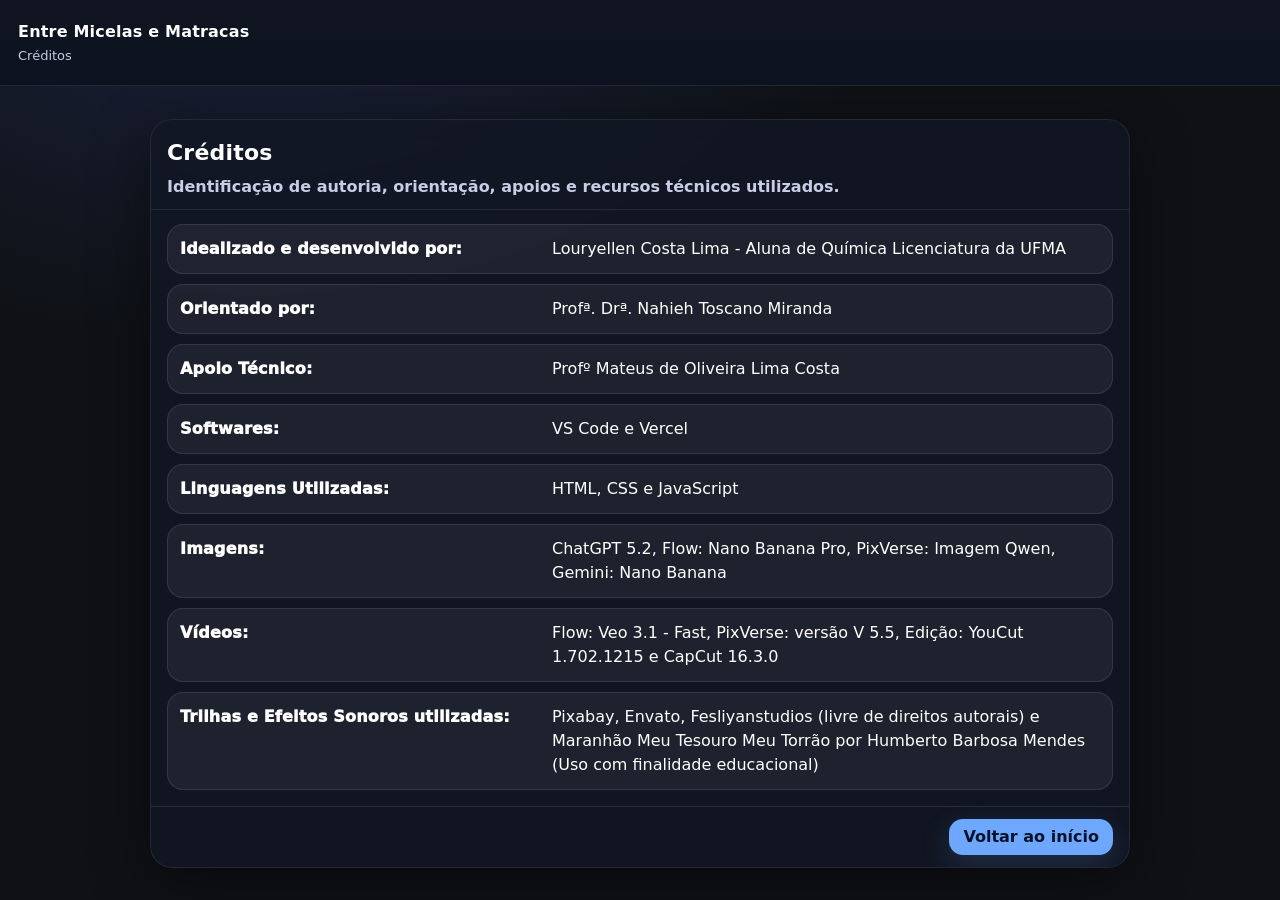
<file: relatorio/creditos.html>
<!doctype html>
<html lang="pt-br">
<head>
  <meta charset="utf-8"/>
  <meta name="viewport" content="width=device-width,initial-scale=1"/>
  <title>Créditos — Entre Micelas e Matracas</title>

  <style>
    :root{
      --bg:#0f1115;
      --panel:#121725cc;
      --text:#ffffff;
      --muted:#c7cde6;
      --primary:#6ea8fe;

      --shadow: 0 14px 60px rgba(0,0,0,.45);
      --stroke: rgba(255,255,255,.08);

      --radius: 18px;
      --radius2: 22px;

      --header-h: 86px;
    }

    *{ box-sizing:border-box; }
    html,body{
      height:100%;
      margin:0;
      color:var(--text);
      background: radial-gradient(1200px 800px at 20% -10%, #1b2440 0, var(--bg) 55%);
      font: 500 16px/1.5 Inter, system-ui, -apple-system, Segoe UI, Roboto, Arial, sans-serif;
    }

    body{
      min-height: 100svh;
      display:flex;
      flex-direction:column;
    }

    /* Header */
    .app-header{
      position: sticky;
      top: 0;
      z-index: 100000;
      display:flex;
      align-items:center;
      justify-content:space-between;
      gap:12px;
      padding:14px 18px;
      background: linear-gradient(180deg, #101521, #0d1220);
      border-bottom:1px solid rgba(255,255,255,.08);
      min-height: var(--header-h);
    }
    .header-left .title{ font-weight:800; letter-spacing:.2px; }
    .header-left .subtitle{
      color:var(--muted);
      font-size:13px;
      margin-top:2px;
    }
    .header-right{ display:flex; gap:10px; align-items:center; }

    .btn{
      appearance:none;
      border:0;
      cursor:pointer;
      border-radius: 14px;
      padding: 10px 14px;
      font-weight:800;
      background: var(--primary);
      color:#06122a;
      box-shadow: 0 10px 30px rgba(110,168,254,.18);
      text-decoration:none;
      display:inline-flex;
      align-items:center;
      justify-content:center;
      gap: 10px;
      line-height: 1;
    }
    .btn:hover{ filter: brightness(1.03); }
    .btn:active{ transform: translateY(1px); }

    .btn.ghost{
      background: transparent;
      color: var(--text);
      border: 1px solid rgba(255,255,255,.14);
      box-shadow:none;
    }

    /* Main */
    .main{
      flex: 1;
      min-height: 0;
      height: calc(100vh - var(--header-h));
      display:grid;
      place-items:center;
      padding: 18px;
    }

    /* HUD central (painel único) */
    .hud-center{
      width: min(980px, calc(100vw - 36px));
      background: var(--panel);
      border: 1px solid var(--stroke);
      border-radius: var(--radius2);
      box-shadow: var(--shadow);
      backdrop-filter: blur(10px);
      overflow:hidden;
    }

    .hud-head{
      padding: 16px 16px 10px;
      border-bottom: 1px solid rgba(255,255,255,.08);
      display:flex;
      align-items:flex-start;
      justify-content:space-between;
      gap: 12px;
      flex-wrap:wrap;
    }

    .hud-title{
      margin:0;
      font-size: 22px;
      letter-spacing:.2px;
      font-weight: 900;
    }

    .hud-sub{
      margin: 6px 0 0;
      color: var(--muted);
      font-weight: 650;
    }

    .badge{
      display:inline-flex;
      align-items:center;
      padding: 6px 10px;
      border-radius: 999px;
      font-weight: 900;
      letter-spacing:.4px;
      text-transform: uppercase;
      background: rgba(110,168,254,.12);
      border: 1px solid rgba(110,168,254,.30);
      color: var(--text);
      font-size: 12px;
      user-select:none;
      white-space: nowrap;
    }

    .hud-body{
      padding: 14px 16px 16px;
    }

    .credits-list{
      display:grid;
      gap: 10px;
    }

    .row{
      display:grid;
      grid-template-columns: 360px 1fr;
      gap: 12px;
      padding: 12px 12px;
      border-radius: 16px;
      background: rgba(255,255,255,.06);
      border: 1px solid rgba(255,255,255,.10);
      align-items:flex-start;
    }

    @media (max-width: 760px){
      .row{ grid-template-columns: 1fr; }
    }

    .label{
      font-weight: 950;
      letter-spacing:.2px;
    }

    .value{
      color: var(--text);
      font-weight: 400;
      white-space: pre-wrap;
    }

    /* Rodapé do HUD (botão fica aqui embaixo) */
    .hud-foot{
      padding: 12px 16px;
      border-top: 1px solid rgba(255,255,255,.10);
      display:flex;
      justify-content:flex-end;
      align-items:center;
      gap:10px;
      flex-wrap:wrap;
    }
  </style>
</head>

<body>
  <header class="app-header">
    <div class="header-left">
      <div class="title">Entre Micelas e Matracas</div>
      <div class="subtitle">Créditos</div>
    </div>

    <div class="header-right">
      <!-- vazio -->
    </div>
  </header>

  <main class="main">
    <section class="hud-center" aria-label="Créditos do projeto">
      <div class="hud-head">
        <div>
          <h1 class="hud-title">Créditos</h1>
          <p class="hud-sub">
            Identificação de autoria, orientação, apoios e recursos técnicos utilizados.
          </p>
        </div>
       
      </div>

      <div class="hud-body">
        <div class="credits-list">
          <div class="row">
            <div class="label">Idealizado e desenvolvido por:</div>
            <div class="value">Louryellen Costa Lima - Aluna de Química Licenciatura da UFMA</div>
          </div>

          <div class="row">
            <div class="label">Orientado por:</div>
            <div class="value">Profª. Drª. Nahieh Toscano Miranda</div>
          </div>

          <div class="row">
            <div class="label">Apoio Técnico:</div>
            <div class="value">Profº Mateus de Oliveira Lima Costa</div>
          </div>

          <div class="row">
            <div class="label">Softwares:</div>
            <div class="value">VS Code e Vercel</div>
          </div>

          <div class="row">
            <div class="label">Linguagens Utilizadas:</div>
            <div class="value">HTML, CSS e JavaScript</div>
          </div>

          <div class="row">
            <div class="label">Imagens:</div>
            <div class="value">ChatGPT 5.2, Flow: Nano Banana Pro, PixVerse: Imagem Qwen, Gemini: Nano Banana</div>
          </div>

          <div class="row">
            <div class="label">Vídeos:</div>
            <div class="value">Flow: Veo 3.1 - Fast, PixVerse: versão V 5.5, Edição: YouCut 1.702.1215 e CapCut 16.3.0</div>
          </div>

          <div class="row">
            <div class="label">Trilhas e Efeitos Sonoros utilizadas:</div>
            <div class="value">Pixabay, Envato, Fesliyanstudios (livre de direitos autorais) e Maranhão Meu Tesouro Meu Torrão por Humberto Barbosa Mendes (Uso com finalidade educacional)</div>
          </div>
        </div>
      </div>

      <!-- BOTÃO NA HUD (EMBAIXO) -->
      <div class="hud-foot">
        <!-- Ajuste o href conforme a pasta desta página:
             - Se esta página estiver em /creditos/, use ../index.html
             - Se estiver na mesma pasta do index.html, use index.html -->
        <a class="btn" href="../index.html" title="Voltar ao início do jogo">Voltar ao início</a>
      </div>
    </section>
  </main>
</body>
</html>
</file>
<file: bancada.css>
:root{
  --bg:#0f1115;
  --text:#fff;
  --muted:#c7cde6;
  --primary:#6ea8fe;
  --header-h:86px;

  --glass2: rgba(10,12,18,.72);
  --shadow: 0 10px 40px rgba(0,0,0,.35);
  --gold1: rgba(202,162,79,.95);
  --gold2: rgba(168,124,44,.95);

  /* =========================
     CONTROLES INDEPENDENTES
     ========================= */

  /* BLOCO 1: MULTI (multi.png) */
  --multi-x: 12%;
  --multi-y: 52%;
  --multi-w: clamp(410px, 36vw, 400px);

  /* BLOCO 2: PROTOCOLO (caixa do protocolo) */
  --proto-x: 12.1%;
  --proto-y: 44.7%;
  --proto-w: 250px;
  --proto-h: 345px;

  /* =========================
     POSICIONAMENTO/ESCALA — FRASCOS/BEQUER
     ========================= */

  /* pH 7 */
  --ph7-img-x: 50%;
  --ph7-img-y: 62%;
  --ph7-img-scale: 1.35;

  /* pH 4 */
  --ph4-img-x: 40%;
  --ph4-img-y: 72%;
  --ph4-img-scale: 1.65;

  /* Condutividade (1413) */
  --cond-img-x: 40%;
  --cond-img-y: 72%;
  --cond-img-scale: 1.75;

  /* Água destilada (bequer dentro da zona rinse) */
  --aguadest-img-x: 25%;
  --aguadest-img-y: 45%;
  --aguadest-img-scale: 1.75;

  /* =========================
     AMOSTRAS (1, 2 e 3) e Descarte
     ========================= */

  /* Amostra 1 */
  --am1-img-x: 50%;
  --am1-img-y: 62%;
  --am1-img-scale: 1.55;

  /* Amostra 2 (verde eutrofizado) */
  --am2-img-x: 50%;
  --am2-img-y: 62%;
  --am2-img-scale: 1.55;

  /* Amostra 3 (marrom / óleo visível) */
  --am3-img-x: 50%;
  --am3-img-y: 62%;
  --am3-img-scale: 1.55;

  /* Descarte */
  --descarte-img-x: 3.5%;
  --descarte-img-y: 19%;
  --descarte-img-scale: 1.35;
}

*{
  box-sizing:border-box;
}

html,body{
  height:100%;
  margin:0;
  overflow:hidden;
  background: radial-gradient(1200px 800px at 20% -10%, #1b2440 0, #0f1115 50%);
  color:var(--text);
  font:500 16px/1.5 Inter,system-ui,Segoe UI,Roboto,Arial,sans-serif;
}

/* =========================
   HEADER
   ========================= */
header{
  position: sticky;
  top: 0;
  z-index: 50;
  display:flex;
  align-items:center;
  justify-content:space-between;
  gap:12px;
  padding:14px 18px;
  background:linear-gradient(180deg,#101521,#0d1220);
  border-bottom:1px solid #222839;
}

header .title{
  font-weight:800;
}

header .subtitle{
  color:var(--muted);
  font-size:13px;
}

.btn{
  background:var(--primary);
  color:#06122a;
  border:0;
  border-radius:12px;
  padding:10px 14px;
  font-weight:800;
  cursor:pointer;
}

/* =========================
   LAYOUT PRINCIPAL
   ========================= */
.main{
  height:calc(100vh - var(--header-h));
  padding:0 12px 12px;
  display:flex;
  flex-direction:column;
  gap:8px;
}

.hud{
  flex:0 0 auto;
  display:flex;
  justify-content:center;
}

.hud .hint{
  max-width:1300px;
  width:100%;
  text-align:center;
  background:#0e1425;
  border:2px solid #2b395c;
  border-radius:10px;
  padding:6px 10px;
  font-family:monospace;
  color:#cfe2ff;
  opacity:.96;

  white-space: nowrap;
  overflow: hidden;
  text-overflow: ellipsis;
}

.kbd{
  display:inline-flex;
  align-items:center;
  justify-content:center;
  width: 22px;
  height: 22px;
  margin: 0 4px 0 8px;
  border-radius: 6px;
  border: 1px solid rgba(207,226,255,.35);
  background: rgba(110,168,254,.10);
  font-weight: 900;
  font-size: 12px;
  color: #cfe2ff;
}

.scene{
  position:relative;
  flex:1 1 auto;
  min-height:0;
  width:100%;
  background:#0d1322;
  border:1px solid #223054;
  border-radius:12px;
  box-shadow:var(--shadow);
  overflow:hidden;
}

/* =========================
   STAGE / FUNDO
   ========================= */
.stage{
  position:absolute;
  left:50%;
  top:50%;
  transform: translate(-50%, -50%);
  width:100%;
  height:100%;
  z-index: 1;
}

.bg{
  position:absolute;
  inset:0;
  width:100%;
  height:100%;
  object-fit: cover;
  display:block;
  background:#0b0f18;
  filter: saturate(1.02) contrast(1.03);
  pointer-events:none;
}

/* =========================
   ZONAS (HOTSPOTS)
   ========================= */
.zone{
  position:absolute;
  left: calc(var(--x) * 1%);
  top:  calc(var(--y) * 1%);
  width: calc(var(--w) * 1%);
  height:calc(var(--h) * 1%);
  pointer-events:none;
  border-radius: 12px;
  z-index: 2;
  overflow: visible; /* frasco pode "passar" do hotspot */
}

.zlabel{
  position:absolute;
  left: 10px;
  top: 10px;
  padding: 6px 10px;
  border-radius: 999px;
  font-weight: 800;
  font-size: 12px;
  color: rgba(255,255,255,.86);
  background: rgba(0,0,0,.35);
  border: 1px solid rgba(255,255,255,.12);
  backdrop-filter: blur(8px);
}

body.debug .zone{
  outline: 2px dashed rgba(110,168,254,.85);
  background: rgba(110,168,254,.12);
}

/* =========================
   IMAGENS DENTRO DAS ZONAS
   ========================= */
.zone[data-zone="ph7"] img.ph7{
  position: absolute;
  left: var(--ph7-img-x);
  top:  var(--ph7-img-y);
  width: 100%;
  height: 100%;
  object-fit: contain;
  transform: translate(-50%, -50%) scale(var(--ph7-img-scale));
  transform-origin: center;
  pointer-events: none;
  z-index: 1;
  filter: drop-shadow(0 14px 18px rgba(0,0,0,.35));
}

.zone[data-zone="ph4"] img.ph4{
  position: absolute;
  left: var(--ph4-img-x);
  top:  var(--ph4-img-y);
  width: 100%;
  height: 100%;
  object-fit: contain;
  transform: translate(-50%, -50%) scale(var(--ph4-img-scale));
  transform-origin: center;
  pointer-events: none;
  z-index: 1;
  filter: drop-shadow(0 14px 18px rgba(0,0,0,.35));
}

.zone[data-zone="ec1413"] img.cond{
  position:absolute;
  left: var(--cond-img-x);
  top:  var(--cond-img-y);
  width:100%;
  height:100%;
  object-fit:contain;
  transform: translate(-50%,-50%) scale(var(--cond-img-scale));
  pointer-events:none;
  z-index:1;
  filter: drop-shadow(0 14px 18px rgba(0,0,0,.35));
}

.zone[data-zone="rinse"] img.aguadest{
  position:absolute;
  left: var(--aguadest-img-x);
  top:  var(--aguadest-img-y);
  width:100%;
  height:100%;
  object-fit:contain;
  transform: translate(-50%,-50%) scale(var(--aguadest-img-scale));
  pointer-events:none;
  z-index:1;
  filter: drop-shadow(0 14px 18px rgba(0,0,0,.35));
}

.zone[data-zone="sample1"] img.am1{
  position:absolute;
  left: var(--am1-img-x);
  top:  var(--am1-img-y);
  width:100%;
  height:100%;
  object-fit:contain;
  transform: translate(-50%,-50%) scale(var(--am1-img-scale));
  transform-origin:center;
  pointer-events:none;
  z-index:1;
  filter: drop-shadow(0 14px 18px rgba(0,0,0,.35));
}

.zone[data-zone="sample2"] img.am2{
  position:absolute;
  left: var(--am2-img-x);
  top:  var(--am2-img-y);
  width:100%;
  height:100%;
  object-fit:contain;
  transform: translate(-50%,-50%) scale(var(--am2-img-scale));
  transform-origin:center;
  pointer-events:none;
  z-index:1;
  filter: drop-shadow(0 14px 18px rgba(0,0,0,.35));
}

.zone[data-zone="sample3"] img.am3{
  position:absolute;
  left: var(--am3-img-x);
  top:  var(--am3-img-y);
  width:100%;
  height:100%;
  object-fit:contain;
  transform: translate(-50%,-50%) scale(var(--am3-img-scale));
  transform-origin:center;
  pointer-events:none;
  z-index:1;
  filter: drop-shadow(0 14px 18px rgba(0,0,0,.35));
}

.zone[data-zone="waste"] img.Descarte{
  position: absolute;
  left: var(--descarte-img-x);
  top:  var(--descarte-img-y);
  width: 100%;
  height: 100%;
  object-fit: contain;
  transform: translate(-50%, -50%) scale(var(--descarte-img-scale));
  transform-origin: center;
  pointer-events: none;
  z-index: 1;
  filter: drop-shadow(0 14px 18px rgba(0,0,0,.35));
}

.zone .zlabel{
  z-index: 2;
}

/* =========================
   SONDA
   ========================= */
.probe{
  position:absolute;
  left:0;
  top:0;
  width: clamp(80px, 14%, 180px);
  height:auto;
  transform: translate(var(--x, 40px), var(--y, 260px)) rotate(-8deg);
  transform-origin: 30% 80%;
  z-index: 6;
  user-select:none;
  -webkit-user-drag:none;
  touch-action:none;
  cursor: grab;
  filter: drop-shadow(0 18px 22px rgba(0,0,0,.35));
}

.probe.dragging{
  cursor: grabbing;
  filter: drop-shadow(0 22px 26px rgba(0,0,0,.45));
}

.probe.dip{
  animation: dip .52s ease;
}

@keyframes dip{
  0%   { transform: translate(var(--x), var(--y)) rotate(-8deg)  scale(1); }
  40%  { transform: translate(var(--x), var(--y)) rotate(-11deg) scale(0.98); }
  100% { transform: translate(var(--x), var(--y)) rotate(-8deg)  scale(1); }
}

/* =========================
   BLOCO 1 — MULTI (imagem)
   ========================= */
.multi{
  position:absolute;
  left: var(--multi-x);
  top:  var(--multi-y);
  transform: translate(-50%, -50%);
  width: var(--multi-w);
  z-index: 20;

  user-select:none;
  -webkit-user-drag:none;
  pointer-events:none;
}

.multi-img{
  width:100%;
  height:auto;
  display:block;
  filter: drop-shadow(0 26px 30px rgba(0,0,0,.45));
}

/* =========================
   BLOCO 2 — PROTOCOLO (caixa)
   ========================= */
.protocol{
  position:absolute;
  left: var(--proto-x);
  top:  var(--proto-y);
  transform: translate(-50%, -50%);
  width: var(--proto-w);
  height: var(--proto-h);
  z-index: 25;

  --ui-scale: 1;
  pointer-events:auto;
}

.device-screen{
  width:100%;
  height:100%;
  border-radius: 14px;
  background: var(--glass2);
  border: 1px solid rgba(255,255,255,.12);
  box-shadow: inset 0 1px 0 rgba(255,255,255,.06);
  backdrop-filter: blur(8px);
  overflow: hidden;
  padding: 0;
}

body.hide-ui .device-screen{
  opacity:0;
  pointer-events:none;
}

.device-screen .screen-ui{
  transform: scale(var(--ui-scale));
  transform-origin: top left;
  width:  calc(100% / var(--ui-scale));
  height: calc(100% / var(--ui-scale));
  padding: 12px 12px 10px;
  display:flex;
  flex-direction: column;
  gap: 9px;
  font-size: clamp(12px, 1.05vw, 14px);
  line-height: 1.18;
}

.screen-top{
  display:flex;
  align-items:center;
  justify-content:space-between;
  gap: 10px;
}

.panel-title{
  font-weight: 900;
  font-size: 12px;
  letter-spacing: .8px;
  color: rgba(255,255,255,.92);
}

.rep{
  font-weight: 800;
  color: rgba(255,255,255,.78);
  font-size: 12px;
}

.step{
  color: rgba(255,255,255,.88);
  font-weight: 800;
  font-size: 12px;
}

.meter{
  border-radius: 12px;
  background: rgba(255,255,255,.06);
  border: 1px solid rgba(255,255,255,.10);
  padding: 9px 10px;
}

.meter-top{
  display:flex;
  align-items:center;
  justify-content:space-between;
  gap: 10px;
  margin-bottom: 7px;
}

.meter-title,
.meter-val{
  color: rgba(255,255,255,.86);
  font-weight: 900;
}

.track{
  height: 11px;
  border-radius: 999px;
  background: rgba(0,0,0,.30);
  border: 1px solid rgba(255,255,255,.10);
  overflow: hidden;
}

.bar{
  height: 100%;
  width: 0%;
  border-radius: 999px;
  background: linear-gradient(90deg, var(--gold1), rgba(120,210,140,.95));
}

.meter-sub{
  margin-top: 7px;
  color: rgba(255,255,255,.72);
  font-weight: 700;
}

.readout{
  border-radius: 12px;
  background: rgba(255,255,255,.05);
  border: 1px solid rgba(255,255,255,.10);
  padding: 9px 10px;
  display:flex;
  flex-direction: column;
  gap: 7px;
}

.rline{
  display:flex;
  align-items:center;
  justify-content:space-between;
  color: rgba(255,255,255,.82);
}

.rline strong{
  font-weight: 900;
  color: rgba(255,255,255,.92);
}

.device-screen .btn{
  background: rgba(255,255,255,.10);
  color: rgba(255,255,255,.92);
  border: 1px solid rgba(255,255,255,.12);
  padding: 10px 10px;
  border-radius: 12px;
  font-size: 12px;
  font-weight: 900;
}

.device-screen .btn.primary{
  background: linear-gradient(180deg, var(--gold1), var(--gold2));
  border-color: rgba(0,0,0,.25);
  color: rgba(0,0,0,.88);
}

.device-screen .btn:disabled{
  opacity:.45;
  cursor:not-allowed;
  filter: grayscale(.25);
}

.device-screen .btn-row{
  display:grid;
  grid-template-columns: 1fr 1fr;
  gap: 8px;
  margin-top: 2px;
}

.score{
  font-weight: 900;
  color: rgba(255,255,255,.86);
  font-size: 12px;
}

.diag{
  margin-top: 4px;
  border-radius: 12px;
  padding: 9px 10px;
  background: rgba(0,0,0,.26);
  border: 1px solid rgba(255,255,255,.10);
}

.diag-txt{
  color: rgba(255,255,255,.86);
  font-weight: 800;
  margin: 6px 0 8px;
}

.diag-res{
  margin-top: 8px;
  color: rgba(255,255,255,.80);
  font-weight: 800;
}

.small{
  margin-top: auto;
  font-size: 11px;
  color: rgba(255,255,255,.60);
}

/* ===== MODO DIAGNÓSTICO (mantém seu JS funcionando) ===== */
.device-screen.mode-diagnose .screen-ui{
  gap: 8px;
}

.device-screen.mode-diagnose .screen-ui > .step,
.device-screen.mode-diagnose .screen-ui > .meter,
.device-screen.mode-diagnose .screen-ui > .readout,
.device-screen.mode-diagnose .screen-ui > .btn-row,
.device-screen.mode-diagnose .screen-ui > .score,
.device-screen.mode-diagnose .screen-ui > .small{
  display: none !important;
}

.device-screen.mode-diagnose .screen-ui #diagBox{
  display:flex !important;
  flex-direction: column;
  gap: 8px;
  margin: 0;
  padding: 10px;
}

.device-screen.mode-diagnose .screen-ui #diagPrompt{
  font-size: 11px;
  line-height: 1.15;
  max-height: calc(1.15em * 4);
  overflow: hidden;
}

.device-screen.mode-diagnose .screen-ui #diagBox .btn-row{
  grid-template-columns: repeat(3, 1fr);
  gap: 6px;
}

.device-screen.mode-diagnose .screen-ui #diagBox .btn{
  padding: 8px 6px;
  font-size: 11px;
  border-radius: 10px;
}

/* =========================
   RESPONSIVO BÁSICO
   ========================= */
@media (max-width:920px){
  header .title{ font-size:16px; }
  header .subtitle{ font-size:12px; }

  .multi{
    left: 18%;
    top:  64%;
    width: clamp(320px, 58vw, 560px);
  }

  .protocol{
    left: 21%;
    top:  63.5%;
    width: 310px;
    height:230px;
  }
}

/* =========================
   AJUSTE GLOBAL RESPONSIVO
   (sem mexer em posições)
   ========================= */
@media (max-width:1366px){
  .stage{ transform: translate(-50%, -50%) scale(0.94); }
  .multi{ transform: translate(-50%, -50%) scale(0.92); }
  .protocol{ transform: translate(-50%, -50%) scale(0.92); }
}

@media (max-width:1024px){
  .stage{ transform: translate(-50%, -50%) scale(0.88); }
  .multi{ transform: translate(-50%, -50%) scale(0.85); }
  .protocol{ transform: translate(-50%, -50%) scale(0.85); }
}

@media (max-width:820px){
  .stage{ transform: translate(-50%, -50%) scale(0.82); }
  .multi{ transform: translate(-50%, -50%) scale(0.80); }
  .protocol{ transform: translate(-50%, -50%) scale(0.80); }
  .hud .hint{ font-size: 13px; }
}

@media (max-width:600px){
  .stage{ transform: translate(-50%, -50%) scale(0.74); }
  .multi{ transform: translate(-50%, -50%) scale(0.72); }
  .protocol{ transform: translate(-50%, -50%) scale(0.72); }
  header{ padding: 10px 12px; }
  .hud .hint{ font-size: 12px; }
}

@media (min-width:1920px){
  .stage{ transform: translate(-50%, -50%) scale(1.05); }
  .multi{ transform: translate(-50%, -50%) scale(1.05); }
  .protocol{ transform: translate(-50%, -50%) scale(1.05); }
}

/* sprite independente (não mexe no hotspot) */
.sprite{
  position:absolute;
  z-index: 4;
  pointer-events:none;
  user-select:none;
  -webkit-user-drag:none;
  filter: drop-shadow(0 14px 18px rgba(0,0,0,.35));
}

/* Controles do PNG do descarte (só ele) */
:root{
  --waste-sprite-x: 70%;
  --waste-sprite-y: 70%;
  --waste-sprite-w: 150px;
  --waste-sprite-scale: 1;
}

.sprite-waste{
  left: var(--waste-sprite-x);
  top:  var(--waste-sprite-y);
  width: var(--waste-sprite-w);
  height: auto;
  transform: translate(-50%, -50%) scale(var(--waste-sprite-scale));
  transform-origin: center;
}

/* por padrão, some */
.zlabel{ display:none; }

/* no debug, aparece */
body.debug .zlabel{ 
  display:block; 
}
</file>
<file: style.css>
:root{
  --bg:#0f1115;
  --text:#fff;
  --muted:#c7cde6;
  --primary:#6ea8fe;
  --header-h:86px;
}

html,body{
  height:100%;
  margin:0;
  overflow:hidden;
  background:radial-gradient(1200px 800px at 20% -10%,#1b2440 0,#0f1115 50%);
  color:var(--text);
  font:500 16px/1.5 Inter,system-ui,Segoe UI,Roboto,Arial,sans-serif;
}

header{
  display:flex;
  align-items:center;
  justify-content:space-between;
  gap:12px;
  padding:14px 18px;
  background:linear-gradient(180deg,#101521,#0d1220);
  border-bottom:1px solid #222839;
}

header .title{ font-weight:800; }
header .subtitle{
  color:var(--muted);
  font-size:13px;
}

.btn{
  background:var(--primary);
  color:#06122a;
  border:0;
  border-radius:12px;
  padding:10px 14px;
  font-weight:800;
  cursor:pointer;
}

.main{
  height:calc(100vh - var(--header-h));
  padding:0 12px 12px;
  box-sizing:border-box;
  display:flex;
  flex-direction:column;
  gap:8px;
}

.hud{
  flex:0 0 auto;
  display:flex;
  justify-content:center;
}

.hud .hint{
  position:static;
  max-width:960px;
  width:100%;
  text-align:center;
  background:#0e1425;
  border:2px solid #2b395c;
  border-radius:10px;
  padding:6px 10px;
  font-family:monospace;
  color:#cfe2ff;
  opacity:.96;
  white-space:normal;
  overflow:visible;
  text-overflow:clip;
  transition:background-color .2s ease,transform .2s ease;
}

.hud .hint.hint--active{
  background:#182036;
  transform:scale(1.02);
}

.scene{
  position:relative;
  flex:1 1 auto;
  min-height:0;
  width:100%;
  background:#0d1322;
  border:1px solid #223054;
  border-radius:12px;
  box-shadow:0 10px 40px rgba(0,0,0,.35);
  overflow:hidden;
}

/* Fundo do cenário */
.scene img.bg{
  position:absolute;
  inset:0;
  margin:auto;
  width:100%;
  height:100%;
  max-width:100%;
  max-height:100%;
  object-fit:contain;
  image-rendering:pixelated;
  background:#0b0f18;
}

/* ===== VÍDEO DENTRO DA CENA (SEM ZOOM/CORTE) ===== */
.scene-video{
  position:absolute;
  inset:0;
  width:100%;
  height:100%;

  /* sem corte / sem zoom */
  object-fit: contain;
  object-position: center;

  display:none;
  background:#000;
  z-index:80;
}

/* Ícone de e-mail */
.email-icon{
  position:absolute;
  width:82px;
  height:auto;
  image-rendering:pixelated;
  display:none;
  pointer-events:none;
  z-index:10;
}
.email-icon.active{
  display:block;
  animation:bounce .6s ease-in-out infinite alternate;
  filter:drop-shadow(0 0 8px rgba(110,168,254,0.8));
}

#mailText{
  white-space: pre-line;
  margin-top: 10px;
  line-height: 1.5;
}

@keyframes bounce{
  0%{transform:translateY(0);}
  100%{transform:translateY(-6px);}
}

/* Janela pixel */
.pixel-win{
  position:fixed;
  display:none;
  flex-direction:column;
  color:#fff;
  background:#101522;
  border:4px solid #2b395c;
  border-radius:10px;
  box-shadow:0 10px 40px rgba(0,0,0,.6);
  image-rendering:pixelated;
  z-index:20;
}

.pixel-title{
  background:#0c1326;
  border-bottom:4px solid #2b395c;
  padding:6px 10px;
  font-weight:900;
  display:flex;
  justify-content:space-between;
  align-items:center;
}

.pixel-body{
  padding:10px 12px;
  font-family:monospace;
  line-height:1.6;
}

.pixel-actions{
  display:flex;
  justify-content:flex-end;
  gap:8px;
  margin-top:8px;
}

.pixel-close{
  cursor:pointer;
  color:#9fb2ff;
}

.pixel-body p{
  text-align:justify;
  margin:0 0 6px;
}

@media (max-width:920px){
  header .title{font-size:16px;}
  header .subtitle{font-size:12px;}
}

/* hotspots */
.hotspot{
  position:absolute;
  cursor:pointer;
  border-radius:10px;
  z-index:50;
}

/* popup */
.info-popup-backdrop{
  position:fixed;
  inset:0;
  display:none;
  align-items:center;
  justify-content:center;
  background:rgba(0,0,0,0.55);
  z-index:120;
}
.info-popup-backdrop.visible{ display:flex; }

.info-popup{
  width:min(420px,94vw);
  background:#101522;
  border-radius:16px;
  border:2px solid #3c4c7a;
  box-shadow:0 18px 60px rgba(0,0,0,0.7);
  overflow:hidden;
  font-family:Inter,system-ui,sans-serif;
}

.info-popup-header{
  display:flex;
  justify-content:space-between;
  align-items:center;
  padding:10px 14px;
  background:linear-gradient(135deg,#182338,#101522);
  border-bottom:1px solid #2b395c;
  font-weight:700;
  font-size:15px;
}

.info-popup-close{
  border:0;
  background:transparent;
  color:#cfd5ff;
  font-size:18px;
  cursor:pointer;
}

.info-popup-body{
  padding:12px 16px 14px;
  font-size:16px;
  color:#e2e6ff;
}

.info-popup-body p{
  margin:0 0 8px;
  text-align:justify;
}
.info-popup-body p:last-child{ margin-bottom:0; }

.info-popup-actions{
  margin-top:1rem;
  display:flex;
  gap:.75rem;
  justify-content:center;
}
.info-popup-actions .btn{
  flex:1;
  max-width:390px;
}

/* mochila */
.mochila{
  position:absolute;
  right:5%;
  bottom:5%;
  width:120px;
  image-rendering:pixelated;
  z-index:30;
  pointer-events:none;
}

/* overlay resultado */
.resultado-overlay{
  position:fixed;
  inset:0;
  background:rgba(0,0,0,0.65);
  display:none;
  align-items:center;
  justify-content:center;
  z-index:200;
}
.resultado-overlay.visible{ display:flex; }

.resultado-card{
  background:#050b17;
  color:#f9fafb;
  padding:1.5rem 2rem;
  border-radius:18px;
  max-width:420px;
  width:90%;
  text-align:center;
  border:1px solid rgba(255,255,255,0.1);
  box-shadow:0 20px 40px rgba(0,0,0,0.5);
  position:relative;
  overflow:hidden;
}

.resultado-card h2{
  margin-bottom:.75rem;
  font-size:1.3rem;
}
.resultado-card p{ margin:.25rem 0; }

.trofeu-wrap{
  position:relative;
  display:flex;
  align-items:center;
  justify-content:center;
  margin:16px 0;
}

#trofeuIcon{
  font-size:3rem;
  animation:trofeu-bounce 1.4s ease-in-out infinite;
}

.trofeu-ouro{ color:#facc15; }
.trofeu-prata{ color:#e5e7eb; }
.trofeu-bronze{ color:#f97316; }

@keyframes trofeu-bounce{
  0%,100%{transform:translateY(0) scale(1);}
  50%{transform:translateY(-6px) scale(1.05);}
}

/* fogos */
#fogosContainer{
  position:absolute;
  inset:0;
  z-index:0;
  pointer-events:none;
  overflow:hidden;
}

.firework{
  position:absolute;
  width:10px;
  height:10px;
  border-radius:50%;
  background:#ffd54f;
  box-shadow:0 0 14px rgba(255,255,255,0.95);
  animation:explode 1.8s ease-out forwards;
}

@keyframes explode{
  0%{ transform:translate(0,0) scale(0.3); opacity:1; }
  40%{ transform:translate(calc(var(--dx) * 0.6),calc(var(--dy) * 0.6)) scale(1); opacity:1; }
  100%{ transform:translate(var(--dx),var(--dy)) scale(1.2); opacity:0; }
}

.resultado-actions{
  display:flex;
  justify-content:center;
  gap:.75rem;
  margin-top:1.5rem;
}

/* erro X */
.erro-x{
  position:absolute;
  font-size:clamp(28px, 3vw, 42px);
  font-weight:900;
  color:#ff4b4b;
  text-shadow:0 0 6px rgba(0,0,0,0.85);
  pointer-events:none;
  transform:scale(0);
  transform-origin:center;
  animation:pop-x .25s ease-out forwards;
}

@keyframes pop-x{
  0%{ transform:scale(0); opacity:0; }
  80%{ transform:scale(1.1); opacity:1; }
  100%{ transform:scale(1); opacity:1; }
}

/* invisível, mas clicável */
.hs-erro{
  border: 0 !important;
  outline: 0 !important;
  background: transparent !important;
  box-shadow: none !important;
}

/* debug */
body.debug-hotspots .hs-erro{
  border: 2px dashed rgba(0, 255, 0, 0.9) !important;
  background: rgba(0, 255, 0, 0.18) !important;
}

/* botões alternativos */
.btn-ghost{
  background: rgba(110,168,254,0.14);
  border: 1px solid rgba(110,168,254,0.85);
  color: #eaf2ff;
}
.btn-ghost:hover{ background: rgba(110,168,254,0.22); }
.btn-ghost:active{ transform: translateY(1px); }

/* fogos por trás do texto */
.resultado-card > *:not(#fogosContainer){
  position:relative;
  z-index:1;
}

/* labels */
.scene-label{
  position:absolute;
  z-index: 60;
  padding: 6px 10px;
  border-radius: 12px;
  font-family: Inter, system-ui, sans-serif;
  font-weight: 800;
  font-size: 14px;
  color:#fff;
  background: rgba(10,12,18,.65);
  border: 1px solid rgba(255,255,255,.18);
  box-shadow: 0 10px 30px rgba(0,0,0,.25);
  backdrop-filter: blur(6px);
  user-select: none;
  pointer-events: none;
  white-space: nowrap;
}

#lbl-reagentes{ left: 28%; top: 89%; }
#lbl-frascos{ left: 15.5%; top: 77%; }

/* ===== MODO VÍDEO (durante playback) ===== */
body.is-video-playing .hud{
  display:none !important;        /* HUD some */
}
body.is-video-playing #btnReiniciar{
  display:none !important;        /* Reiniciar some */
}


/* =========================
   HOTSPOT "INVISÍVEL, MAS JUSTO" — SOMENTE CENA 1
========================= */

body.cena1 .hotspot{
  background: transparent; /* continua invisível */
}

/* brilho leve ao hover/touch */
body.cena1 .hotspot::after{
  content:"";
  position:absolute;
  inset:-6px;
  border-radius:12px;
  opacity:0;
  pointer-events:none;
  transform:scale(.985);
  transition:opacity .12s ease, transform .12s ease;
  box-shadow:
    0 0 0 2px rgba(110,168,254,.75),
    0 0 18px rgba(110,168,254,.35);
}

body.cena1 .hotspot:hover::after,
body.cena1 .hotspot:active::after{
  opacity:1;
  transform:scale(1);
}

/* MODO AJUDA: revela todos por alguns segundos (só na cena 1) */
body.cena1.help-hotspots .hotspot::after{
  opacity:1;
  transform:scale(1);
  animation: hotspotPulse 1.05s ease-in-out infinite;
}

@keyframes hotspotPulse{
  0%,100% { filter:brightness(1); }
  50%     { filter:brightness(1.2); }
}

.btn:disabled{
  opacity: .55;
  cursor: not-allowed;
}

/* =========================
   CENA 0 (Sala da Pesquisadora)
   - hover no PC
   - toque no celular (active + botão "Ver áreas")
========================= */

body.cena0 .hud{
  flex-direction: column;
  align-items: center;
  gap: 10px;
}

/* no celular, evita zoom/duplo-toque estranho em elementos clicáveis */
body.cena0 .hotspot{
  touch-action: manipulation;
}

/* garante área mínima para toque (Apple/Google recomendam ~44px) */
body.cena0 #hs-email{
  min-width: 44px;
  min-height: 44px;
}

/* brilho: só nesta cena */
body.cena0 .hotspot::after{
  content:"";
  position:absolute;
  inset:-6px;
  border-radius:12px;
  opacity:0;
  pointer-events:none;
  transform:scale(.985);
  transition:opacity .12s ease, transform .12s ease;
  box-shadow:
    0 0 0 2px rgba(110,168,254,.75),
    0 0 18px rgba(110,168,254,.35);
}

/* PC: hover; Mobile: active */
body.cena0 .hotspot:hover::after,
body.cena0 .hotspot:active::after{
  opacity:1;
  transform:scale(1);
}

/* Modo ajuda: revela por alguns segundos (ativado via JS) */
body.cena0.help-hotspots .hotspot::after{
  opacity:1;
  transform:scale(1);
  animation: hotspotPulse 1.05s ease-in-out infinite;
}

@keyframes hotspotPulse{
  0%,100% { filter:brightness(1); }
  50%     { filter:brightness(1.2); }
}
</file>
<file: cena (coleta de água)/coleta.css>
:root{
  --bg:#0f1115;
  --text:#fff;
  --muted:#c7cde6;
  --primary:#6ea8fe;
  --header-h:86px;
  --shadow: 0 10px 40px rgba(0,0,0,.35);
}

*{ box-sizing:border-box; }

html,body{
  height:100%;
  margin:0;
  overflow:hidden;
  background: radial-gradient(1200px 800px at 20% -10%, #1b2440 0, #0f1115 50%);
  color:var(--text);
  font:500 16px/1.5 Inter,system-ui,Segoe UI,Roboto,Arial,sans-serif;
}

header{
  position: sticky;
  top: 0;
  z-index: 50;
  display:flex;
  align-items:center;
  justify-content:space-between;
  gap:12px;
  padding:14px 18px;
  background:linear-gradient(180deg,#101521,#0d1220);
  border-bottom:1px solid #222839;
}

header .title{ font-weight:800; }
header .subtitle{ color:var(--muted); font-size:13px; }

.btn{
  background:var(--primary);
  color:#06122a;
  border:0;
  border-radius:12px;
  padding:10px 14px;
  font-weight:800;
  cursor:pointer;
}

.main{
  height:calc(100vh - var(--header-h));
  padding:0 12px 12px;
  display:flex;
  flex-direction:column;
  gap:8px;
}

.hud{
  flex:0 0 auto;
  display:flex;
  justify-content:center;
}

.hud .hint{
  max-width:1600px;
  width:100%;
  text-align:center;
  background:#0e1425;
  border:2px solid #2b395c;
  border-radius:10px;
  padding:6px 10px;
  font-family: inherit;
  color:#cfe2ff;
  opacity:.96;
  white-space: nowrap;
  overflow: hidden;
  text-overflow: ellipsis;
}

.scene{
  position:relative;
  flex:1 1 auto;
  min-height:0;
  width:100%;
  max-width: 1600px;
  margin: 0 auto;
  background:#0d1322;
  border:1px solid #223054;
  border-radius:12px;
  box-shadow:var(--shadow);
  overflow:hidden;
}

.layout{
  position:absolute;
  inset:0;
  display:grid;
  grid-template-columns: 1fr;
  gap: 10px;
  padding: 10px;
}

.stage-wrap{
  position:relative;
  background: rgba(0,0,0,.12);
  border:1px solid rgba(255,255,255,.10);
  border-radius:12px;
  overflow:hidden;
}

.stage{
  position:absolute;
  inset:0;
}

.bg{
  position:absolute;
  inset:0;
  width:100%;
  height:100%;
  object-fit: contain;
  object-position: center;
  display:block;
  pointer-events:none;
  background:#0b0f18;
}

/* barco */
.barco{
  position:absolute;
  left:50%;
  top:70%;
  width: 130px;
  height:auto;
  transform: translate(-50%, -50%);
  z-index: 8;
  user-select:none;
  -webkit-user-drag:none;
  touch-action:none;
  filter: drop-shadow(0 14px 18px rgba(0,0,0,.35));
}

/* =========================
   PONTOS DE COLETA
   ========================= */
.collect-point{
  position:absolute;
  width:64px;
  height:64px;
  transform:translate(-50%,-50%);
  border-radius:18px;
  z-index:7;

  /* mantém como "marcador visual", não clicável */
  pointer-events:none;

  display:flex;
  align-items:center;
  justify-content:center;

  background:rgba(0,0,0,.22);
  border:1px solid rgba(255,255,255,.18);
  backdrop-filter: blur(6px);
  box-shadow: 0 14px 22px rgba(0,0,0,.25);
}

.collect-point::after{
  content:"";
  position:absolute;
  inset:-10px;
  border-radius:22px;
  border:2px dashed rgba(110,168,254,.60);
  opacity:0;
  transform:scale(.95);
  transition: .18s ease;
}

.collect-point.near::after{
  opacity:1;
  transform:scale(1);
}

/* ===== NOVO: ícone de exclamação vermelho ===== */
/* ===== ÍCONE: APENAS "!" VERMELHO (SEM FUNDO) ===== */
.collect-excl{
  background: none !important;
  border: none !important;
  box-shadow: none !important;

  color: #ff2d2d;           /* vermelho forte */
  font-weight: 1000;
  font-size: 44px;          /* tamanho do "!" */
  line-height: 1;
  text-shadow:
    0 2px 0 rgba(0,0,0,.35),
    0 10px 22px rgba(0,0,0,.35),
    0 0 14px rgba(255,45,45,.25);

  transform-origin: 50% 60%;
  animation: exclMove 1.05s ease-in-out infinite;
}

/* animação: “mexer” (balançar + subir/descer) */
@keyframes exclMove{
  0%   { transform: translateY(0) rotate(-8deg) scale(1); }
  35%  { transform: translateY(-6px) rotate(10deg) scale(1.06); }
  70%  { transform: translateY(1px) rotate(-6deg) scale(1.02); }
  100% { transform: translateY(0) rotate(-8deg) scale(1); }
}


/* “interativo”: pulsar quando estiver perto */
.collect-point.near .collect-excl{
  animation: pulseWarn .9s ease-in-out infinite;
}

@keyframes pulseWarn{
  0%   { transform: translateY(-1px) scale(1);   filter: drop-shadow(0 10px 18px rgba(0,0,0,.35)); }
  50%  { transform: translateY(-1px) scale(1.10); filter: drop-shadow(0 14px 24px rgba(255,70,70,.22)); }
  100% { transform: translateY(-1px) scale(1);   filter: drop-shadow(0 10px 18px rgba(0,0,0,.35)); }
}

.collect-point.done{
  opacity:.30;
  filter: grayscale(1);
}

/* =========================
   MINI-PAINEL DO MINIGAME
   ========================= */
.mini-panel{
  position:absolute;
  left:18px;
  bottom:18px;
  width:min(440px, calc(100% - 36px));
  z-index:30;
  background:rgba(10,12,18,.78);
  border:1px solid rgba(255,255,255,.12);
  border-radius:16px;
  box-shadow: 0 18px 40px rgba(0,0,0,.35);
  backdrop-filter: blur(10px);
  padding:12px;
  color:#fff;
  display:none;
  gap:10px;
}

.mini-top{
  display:flex;
  justify-content:space-between;
  align-items:center;
  gap:10px;
}

.mini-title{
  font-weight:900;
  font-size:13px;
  letter-spacing:.3px;
  opacity:.95;
}

.mini-sub{
  font-weight:700;
  font-size:12px;
  opacity:.85;
  line-height:1.25;
}

.track{
  position:relative;
  height:18px;
  border-radius:999px;
  background:rgba(0,0,0,.35);
  border:1px solid rgba(255,255,255,.12);
  overflow:hidden;
}

.good-zone{
  position:absolute;
  top:0;
  bottom:0;
  left:62%;
  width:16%;
  background:rgba(80,220,140,.30);
  border-left:1px solid rgba(80,220,140,.55);
  border-right:1px solid rgba(80,220,140,.55);
}

.needle{
  position:absolute;
  top:-6px;
  width:10px;
  height:30px;
  border-radius:10px;
  background:linear-gradient(180deg, rgba(202,162,79,.95), rgba(110,168,254,.95));
  box-shadow: 0 10px 18px rgba(0,0,0,.35);
  transform: translateX(-50%);
  left:10%;
}

.mini-stats{
  display:flex;
  gap:10px;
  font-size:12px;
  opacity:.92;
  flex-wrap:wrap;
}

.chip{
  padding:4px 8px;
  border-radius:999px;
  border:1px solid rgba(255,255,255,.12);
  background: rgba(255,255,255,.06);
}

.mini-hint{
  font-size: 12px;
  opacity:.9;
}

/* =========================
   MODAL (popup) de coleta
   ========================= */
.collect-modal{
  position:absolute;
  inset:0;
  z-index:60;
  display:none;
  place-items:center;
  padding:18px;
}

.collect-modal.show{
  display:grid;
}

.collect-modal .backdrop{
  position:absolute;
  inset:0;
  background: rgba(0,0,0,.55);
  backdrop-filter: blur(6px);
}

.collect-modal .card{
  position:relative;
  width:min(680px, calc(100% - 18px));
  border-radius:18px;
  background: rgba(10,12,18,.86);
  border:1px solid rgba(255,255,255,.14);
  box-shadow: 0 22px 60px rgba(0,0,0,.55);
  overflow:hidden;
  transform: translateY(10px);
  opacity:0;
  transition:.22s ease;
}

.collect-modal.show .card{
  transform: translateY(0);
  opacity:1;
}

.collect-modal .top{
  display:flex;
  align-items:center;
  justify-content:space-between;
  gap:10px;
  padding:12px 14px;
  background: linear-gradient(180deg, rgba(16,21,33,.9), rgba(13,18,32,.0));
  border-bottom: 1px solid rgba(255,255,255,.10);
}

.collect-modal .title{
  font-weight:900;
  letter-spacing:.3px;
  font-size:20px;
  opacity:.95;
}

.collect-modal .close{
  border:0;
  cursor:pointer;
  border-radius:12px;
  padding:8px 10px;
  font-weight:900;
  background: rgba(255,255,255,.08);
  color: rgba(255,255,255,.92);
  border:1px solid rgba(255,255,255,.12);
}

.collect-modal .body{
  display:grid;
  grid-template-columns: 180px 1fr;
  gap: 16px;
  padding:14px;
}

.collect-modal .thumb{
  width: 180px;
  height: 180px;
  border-radius: 18px;
  background: rgba(0,0,0,.32);
  border: 1px solid rgba(255,255,255,.18);
  box-shadow: 0 18px 36px rgba(0,0,0,.55);
  display:flex;
  align-items:center;
  justify-content:center;
  overflow:hidden;
}

.collect-modal .thumb img{
  width:100%;
  height:100%;
  object-fit: contain;
  transform: scale(1.02);
  filter: drop-shadow(0 16px 18px rgba(0,0,0,.45)) contrast(1.10) saturate(1.08);
}

.collect-modal .name{
  font-weight:900;
  font-size: 18px;
}

.collect-modal .tagline{
  margin-top:4px;
  font-size: 13px;
  color: rgba(255,255,255,.72);
}

.collect-modal .list{
  margin-top:10px;
  display:grid;
  gap:10px;
  font-size:13px;
}

.collect-modal .item{
  display:flex;
  gap:10px;
  align-items:flex-start;
  padding:10px 12px;
  border-radius:14px;
  background: rgba(255,255,255,.06);
  border:1px solid rgba(255,255,255,.10);
}

.collect-modal .k{
  flex:0 0 auto;
  font-family: monospace;
  font-weight:900;
  opacity:.9;
}

.collect-modal .v{
  color: rgba(255,255,255,.78);
  line-height:1.25;
}

.collect-modal .foot{
  display:flex;
  justify-content:flex-end;
  gap:10px;
  padding:12px 14px 14px;
  border-top:1px solid rgba(255,255,255,.10);
}

.collect-modal .btn2{
  background: var(--primary);
  color:#06122a;
  border:0;
  border-radius:12px;
  padding:10px 14px;
  font-weight:900;
  cursor:pointer;
}

@media (max-width:1100px){
  .barco{ width: 95px; }
}

@media (max-width:600px){
  header{ padding: 10px 12px; }
  .hud .hint{ font-size: 12px; }
}

@media (max-width:520px){
  .collect-modal .body{ grid-template-columns: 1fr; }
  .collect-modal .thumb{ width: 100%; height: 200px; }
  .collect-modal .thumb img{ transform: scale(1.06); }
}

/* =========================
   RELATÓRIO FINAL (NOVO)
   ========================= */

.report-overlay{
  position:absolute;
  inset:0;
  z-index: 9999;
  display:none;
  place-items:center;
  padding: 18px;
}

.report-overlay.show{
  display:grid;
}

.report-backdrop{
  position:absolute;
  inset:0;
  background: rgba(0,0,0,.60);
  backdrop-filter: blur(8px);
}

.report-card{
  position:relative;
  width: min(640px, calc(100% - 26px));
  max-height: min(62vh, 520px);
  background: rgba(10,12,18,.90);
  border: 1px solid rgba(255,255,255,.14);
  border-radius: 18px;
  box-shadow: 0 22px 60px rgba(0,0,0,.55);
  overflow:hidden;
  transform: translateY(10px);
  opacity:0;
  transition: .22s ease;
}

.report-overlay.show .report-card{
  transform: translateY(0);
  opacity:1;
}

.report-top{
  display:flex;
  align-items:center;
  justify-content:space-between;
  gap:10px;
  padding:12px 14px;
  background: linear-gradient(180deg, rgba(16,21,33,.9), rgba(13,18,32,.0));
  border-bottom: 1px solid rgba(255,255,255,.10);
}

.report-h1{
  font-weight: 900;
  font-size: 18px;
  letter-spacing: .3px;
  opacity: .95;
}

.report-close{
  border:0;
  cursor:pointer;
  border-radius:12px;
  padding:8px 10px;
  font-weight:900;
  background: rgba(255,255,255,.08);
  color: rgba(255,255,255,.92);
  border:1px solid rgba(255,255,255,.12);
}

.report-content{
  padding: 12px;
  display:flex;
  flex-direction:column;
  gap:8px;
  overflow:auto;
  max-height: calc(min(62vh, 520px) - 54px - 60px);
}

.report-title{
  font-weight: 900;
  font-size: 15px;
}

.report-sub{
  color: rgba(255,255,255,.75);
  font-size: 12.5px;
}

.report-list{
  display:flex;
  flex-direction:column;
  gap:10px;
  margin-top: 4px;
}

.report-row{
  display:grid;
  grid-template-columns: 180px 1fr;
  gap: 12px;
  padding: 10px;
  border-radius: 12px;
  background: rgba(255,255,255,.06);
  border: 1px solid rgba(255,255,255,.10);
}

.rk{
  font-weight: 900;
  font-size: 12.5px;
  opacity: .95;
}

.rv{
  font-size: 13px;
  line-height: 1.35;
  color: rgba(255,255,255,.85);
}

.report-note{
  margin-top: 4px;
  color: rgba(255,255,255,.72);
  font-size: 12.5px;
}

.report-actions{
  display:flex;
  justify-content:flex-end;
  gap:10px;
  padding:12px 14px 22px;
  border-top: 1px solid rgba(255,255,255,.10);
}

.report-btn{
  background: var(--primary);
  color:#06122a;
  border:0;
  border-radius:12px;
  padding:10px 14px;
  font-weight:900;
  cursor:pointer;
  transform: translateY(-8px);
}

@media (max-width: 720px){
  .report-card{
    width: min(92vw, 620px);
    max-height: min(72vh, 520px);
  }
  .report-row{
    grid-template-columns: 1fr;
  }
}

/* ===== REMOVE o “quadrado” do container do ponto ===== */
.collect-point{
  width: auto !important;
  height: auto !important;

  background: transparent !important;
  border: 0 !important;
  box-shadow: none !important;
  backdrop-filter: none !important;

  /* mantém o posicionamento */
  transform: translate(-50%, -50%) !important;
}

/* ===== REMOVE o anel tracejado/overlay ===== */
.collect-point::after{
  display: none !important;
}

/* ===== APENAS o "!" vermelho mexendo ===== */
.collect-excl{
  background: none !important;
  border: none !important;
  box-shadow: none !important;

  color: #ff2d2d;
  font-weight: 1000;
  font-size: 48px;
  line-height: 1;

  text-shadow:
    0 2px 0 rgba(0,0,0,.35),
    0 12px 26px rgba(0,0,0,.35),
    0 0 14px rgba(255,45,45,.25);

  transform-origin: 50% 60%;
  animation: exclMove 1.05s ease-in-out infinite;
}

@keyframes exclMove{
  0%   { transform: translateY(0) rotate(-8deg) scale(1); }
  35%  { transform: translateY(-7px) rotate(10deg) scale(1.08); }
  70%  { transform: translateY(1px) rotate(-6deg) scale(1.03); }
  100% { transform: translateY(0) rotate(-8deg) scale(1); }
}

/* ===== OVERRIDE: painel COLETA maior ===== */
.mini-panel{
  width: min(580px, calc(100% - 36px)) !important;
  padding: 16px !important;
  gap: 12px !important;
  border-radius: 18px !important;
  left: 22px !important;
  bottom: 22px !important;
}

/* títulos e textos */
.mini-title{ font-size: 15px !important; }
.mini-sub{
  font-size: 14px !important;
  line-height: 1.35 !important;
}

/* "Segure E | Aperte Espaço" (no seu JS tem fontSize inline = 12px) */
.mini-top > div:last-child{
  font-size: 13px !important;
}

/* chips e dica */
.mini-stats{ font-size: 13px !important; gap: 12px !important; }
.chip{ padding: 6px 10px !important; font-size: 13px !important; }
.mini-hint{ font-size: 13px !important; }

/* barra e agulha */
.track{ height: 22px !important; }
.needle{
  width: 12px !important;
  height: 36px !important;
  top: -7px !important; /* centraliza visualmente na barra de 22px */
}
</file>
<file: cena (conversa)/conversa.css>
:root{
  --text:#ffffff;
  --muted:#c7cde6;
  --primary:#6ea8fe;

  --shadow: 0 18px 60px rgba(0,0,0,.45);

  --header-h: 78px;
  --radius: 18px;

  --scene-max: 1180px;
  --scene-h: clamp(520px, 72vh, 720px);
  --hud-max: 980px;

  --z-bg: 1;
  --z-hotspot: 5;

  /* Scrim / UI layers */
  --z-scrim: 12;
  --z-ui: 20;

  /* NPC bubble (HQ) */
  --bubble-stroke: #000;
  --bubble-stroke-w: 6px;

  /* fills diferentes */
  --bubble-fill-researcher: rgba(246,248,251,.92);
  --bubble-fill-resident:   rgba(255,250,235,.92);

  /* tamanhos do balão */
  --bubble-npc-w: min(560px, 60vw);
  --bubble-npc-right-w: min(620px, 62vw);
  --bubble-pad-y: 10px;
  --bubble-pad-x: 12px;

  /* limita altura do TEXTO para não cobrir personagem */
  --npc-text-max-h: 16vh;  /* ajuste aqui se quiser menor/maior */
  --npc-text-scrollbar-w: 8px;

  /* Tail (padrão) */
  --tail-outline-h: 18px;
  --tail-outline-half: 20px;
  --tail-fill-h: 13px;
  --tail-fill-half: 14px;

  /* Tail offset (para “descer” sem quebrar) */
  --tail-y: 0px;

  /* Tail ESQUERDA (moradores) — menor e um pouco mais baixa */
  --tailL-outline-h: 16px;
  --tailL-outline-half: 17px;
  --tailL-fill-h: 12px;
  --tailL-fill-half: 12px;
  --tailL-y: 4px; /* desce o triângulo dos moradores */

  /* PLAYER choices */
  --choices-w: min(520px, 44vw);
  --choices-max-h: 28vh;

  --choice-bg-1: rgba(0,0,0,.72);
  --choice-bg-2: rgba(0,0,0,.34);

  --choice-border: rgba(255,255,255,.16);
  --choice-border-strong: rgba(255,255,255,.26);

  --choice-text: rgba(255,255,255,.92);
  --choice-muted: rgba(255,255,255,.70);

  /* ativo (SEM azul) */
  --choice-active-border: rgba(255,255,255,.34);

  --good: rgba(110,168,254,.95);
  --bad: rgba(255,114,114,.92);
}

/* Reset */
*{ box-sizing:border-box; }
html,body{ height:100%; }

body{
  margin:0;
  color:var(--text);
  background:
    radial-gradient(1200px 700px at 18% -12%, #1b2440 0%, rgba(27,36,64,0) 55%),
    radial-gradient(900px 600px at 95% 10%, #1a2a3f 0%, rgba(26,42,63,0) 55%),
    linear-gradient(180deg, #0b0f18, #0a0e16 60%, #070a11);
  font: 500 16px/1.45 Inter, system-ui, -apple-system, Segoe UI, Roboto, Arial, sans-serif;
  overflow:hidden;
}

/* Header */
header.app-header,
header{
  height: var(--header-h);
  display:flex;
  align-items:center;
  justify-content:space-between;
  gap:14px;
  padding: 14px 18px;
  background: linear-gradient(180deg, rgba(16,21,33,.95), rgba(11,16,28,.95));
  border-bottom: 1px solid rgba(255,255,255,.07);
  position: relative;
  overflow: visible;
}
header .title{ font-weight: 800; letter-spacing:.2px; }
header .subtitle{ margin-top:2px; color: var(--muted); font-size: 13px; }

.btn{
  appearance:none;
  border:0;
  cursor:pointer;
  padding: 10px 14px;
  border-radius: 14px;
  font-weight: 800;
  background: var(--primary);
  color: #06122a;
  box-shadow: 0 10px 26px rgba(110,168,254,.25);
  transition: transform .12s ease, filter .12s ease;
}
.btn:hover{ filter: brightness(1.02); }
.btn:active{ transform: translateY(1px); }

/* Main */
.main{
  height: calc(100vh - var(--header-h));
  display:flex;
  flex-direction:column;
  align-items:center;
  justify-content:flex-start;
  gap: 14px;
  padding: 14px 14px 18px;
}

/* HUD */
.hud{
  width: min(var(--hud-max), 96vw);
  display:flex;
  justify-content:center;
}
.hint{
  width:100%;
  padding: 10px 14px;
  border-radius: 14px;
  background: rgba(12,17,28,.72);
  border: 1px solid rgba(255,255,255,.10);
  color: var(--muted);
  text-align:center;
  box-shadow: 0 10px 30px rgba(0,0,0,.25);
  font-weight: 650;
}

/* Scene */
.scene{
  position: relative;
  width: min(var(--scene-max), 96vw);
  height: var(--scene-h);
  border-radius: var(--radius);
  overflow:hidden;
  background: linear-gradient(180deg, rgba(14,20,34,.65), rgba(10,14,22,.65));
  border: 1px solid rgba(255,255,255,.08);
  box-shadow: var(--shadow);
}

.scene .bg{
  position:absolute;
  inset:0;
  width:100%;
  height:100%;
  object-fit: contain;
  object-position: center;
  z-index: var(--z-bg);
  user-select:none;
  -webkit-user-drag:none;
}

/* Scrim (degradê escuro) só quando conversando */
.scene.talking::after{
  content:"";
  position:absolute;
  left:0; right:0; bottom:0;
  height: 44%;
  z-index: var(--z-scrim);
  pointer-events:none;
  background: linear-gradient(
    180deg,
    rgba(0,0,0,0) 0%,
    rgba(0,0,0,.38) 35%,
    rgba(0,0,0,.66) 75%,
    rgba(0,0,0,.72) 100%
  );
}

/* Hotspots */
.hotspot{
  position:absolute;
  z-index: var(--z-hotspot);
  border-radius: 14px;
  cursor: pointer;
  background: rgba(110,168,254, 0);
  border: 1px solid rgba(110,168,254, 0);
}

/* =========================
   TOPBAR
   ========================= */
.topbar{
  position:absolute;
  top: 10px;
  left: 50%;
  transform: translateX(-50%);
  width: min(920px, 92vw);
  z-index: var(--z-ui);

  display:none;
  align-items:center;
  justify-content:space-between;
  gap: 12px;

  padding: 10px 14px;
  border-radius: 999px;
  background: rgba(0,0,0,.40);
  border: 1px solid rgba(255,255,255,.12);
  box-shadow: 0 14px 30px rgba(0,0,0,.18);

  overflow: visible;
  --rep-pct: 50;
}

.topbar-left{
  display:flex;
  align-items:center;
  gap: 10px;
  min-width: 160px;
}

.topbar-dot{
  width:10px;
  height:10px;
  border-radius: 999px;
  background: rgba(255,255,255,.9);
  box-shadow: 0 0 0 3px rgba(255,255,255,.16);
}

.topbar-title{
  font-weight: 900;
  color: rgba(255,255,255,.92);
}

.topbar-mid{
  position: relative;
  flex: 1;
  display:flex;
  align-items:center;
  justify-content:center;
  overflow: visible;
  padding-top: 16px;
}

.rep-track{
  width: 100%;
  height: 10px;
  border-radius: 999px;
  background: rgba(255,255,255,.12);
  border: 1px solid rgba(255,255,255,.14);
  overflow:hidden;
}

.rep-fill{
  height: 100%;
  width: 50%;
  background: linear-gradient(90deg, rgba(255,114,114,.92), rgba(110,168,254,.95));
  transition: width .22s ease;
  position: relative;
  overflow:hidden;
}

.rep-fill::after{
  content:"";
  position:absolute;
  inset:0;
  background: linear-gradient(
    120deg,
    transparent 0%,
    rgba(255,255,255,.30) 18%,
    transparent 36%
  );
  transform: translateX(-70%);
  animation: repShine 1.6s ease-in-out infinite;
  pointer-events:none;
}

@keyframes repShine{
  0%   { transform: translateX(-70%); }
  100% { transform: translateX(140%); }
}

@media (prefers-reduced-motion: reduce){
  .rep-fill::after{ animation: none; }
}

.rep-ticks{
  position:absolute;
  inset:0;
  display:flex;
  align-items:center;
  justify-content:space-between;
  padding: 0 12px;
  pointer-events:none;
  opacity: .65;
  z-index: 1;
}
.rep-ticks span{
  width: 1px;
  height: 10px;
  background: rgba(255,255,255,.22);
}

.rep-face{
  position:absolute;
  top: 0px;
  left: calc(var(--rep-pct) * 1%);
  transform: translateX(-50%);
  z-index: 3;

  font-size: 16px;
  line-height: 1;

  padding: 4px 6px;
  border-radius: 999px;
  background: rgba(0,0,0,.35);
  border: 1px solid rgba(255,255,255,.14);
  box-shadow: 0 10px 20px rgba(0,0,0,.22);
  user-select:none;
  pointer-events:none;
}

.rep-track{ z-index: 2; }

.topbar-right{
  min-width: 110px;
  text-align:right;
  color: rgba(255,255,255,.85);
  font-weight: 850;
}

/* =========================
   Bubbles
   ========================= */
.bubble{
  position:absolute;
  z-index: var(--z-ui);
  display:none;
  filter:none;
  backdrop-filter:none;
  text-rendering: geometricPrecision;
}

.bubble-title{
  font-weight: 900;
  font-size: 13px;
  letter-spacing: .2px;
}

.bubble-text{
  line-height: 1.5;
  font-size: 15px;
  font-weight: 700;

  /* pedido: justificado */
  text-align: justify;
  text-justify: inter-word;
  hyphens: auto;
}

/* NPC base (HQ) */
.bubble.npc{
  top: 0.4%;
  width: var(--bubble-npc-w);
  padding: var(--bubble-pad-y) var(--bubble-pad-x);
  border-radius: 22px;
  border: var(--bubble-stroke-w) solid var(--bubble-stroke);
  box-shadow:
    0 18px 50px rgba(0,0,0,.26),
    0 2px 0 rgba(0,0,0,.10);

  --npc-fill: var(--bubble-fill-researcher);
  background: var(--npc-fill);

  overflow: visible; /* IMPORTANTÍSSIMO: não cortar o triângulo */
}

.bubble.npc .bubble-title,
.bubble.npc .bubble-text{ color:#000; }

.bubble.npc .bubble-title{ margin-bottom: 6px; }

/* limita altura SÓ do texto (para o balão não crescer demais) */
.bubble.npc .bubble-text{
  max-height: var(--npc-text-max-h);
  overflow: auto;
  padding-right: 6px;
  text-shadow: 0 1px 0 rgba(255,255,255,.45);
}

.bubble.npc .bubble-text::-webkit-scrollbar{ width: var(--npc-text-scrollbar-w); }
.bubble.npc .bubble-text::-webkit-scrollbar-thumb{
  background: rgba(0,0,0,.25);
  border-radius: 999px;
}
.bubble.npc .bubble-text::-webkit-scrollbar-track{
  background: rgba(0,0,0,.08);
  border-radius: 999px;
}

/* Pesquisadora (direita) */
.bubble.npc.is-right{
  right: 13%;
  left: auto;
  --npc-fill: var(--bubble-fill-researcher);
  width: var(--bubble-npc-right-w);
}

/* Moradores (esquerda) */
.bubble.npc.is-left{
  left: 7%;
  right: auto;
  top: 10.5%;
  --npc-fill: var(--bubble-fill-resident);

  /* aplica tail menor só para moradores */
  --tail-outline-h: var(--tailL-outline-h);
  --tail-outline-half: var(--tailL-outline-half);
  --tail-fill-h: var(--tailL-fill-h);
  --tail-fill-half: var(--tailL-fill-half);
  --tail-y: var(--tailL-y);
}

/* Tail base — FIX: posicionamento consistente (não “entorta” como na sua última imagem) */
.bubble.npc::before,
.bubble.npc::after{
  content:"";
  position:absolute;
  width:0; height:0;
  pointer-events:none;

  top: calc(100% + var(--tail-y));
  transform: none;
}

/* Tail direita (pesquisadora) */
.bubble.npc.is-right::before{
  border-left:  var(--tail-outline-half) solid transparent;
  border-right: var(--tail-outline-half) solid transparent;
  border-top: var(--tail-outline-h) solid var(--bubble-stroke);

  right: 20px;
  left: auto;
}
.bubble.npc.is-right::after{
  border-left:  var(--tail-fill-half) solid transparent;
  border-right: var(--tail-fill-half) solid transparent;
  border-top: var(--tail-fill-h) solid var(--npc-fill);

  right: 26px;
  left: auto;

  /* “encaixe” do preenchimento dentro do contorno */
  top: calc(100% + var(--tail-y) + 2px);
}

/* Tail esquerda (moradores) */
.bubble.npc.is-left::before{
  border-left:  var(--tail-outline-half) solid transparent;
  border-right: var(--tail-outline-half) solid transparent;
  border-top: var(--tail-outline-h) solid var(--bubble-stroke);

  left: 20px;
  right: auto;
}
.bubble.npc.is-left::after{
  border-left:  var(--tail-fill-half) solid transparent;
  border-right: var(--tail-fill-half) solid transparent;
  border-top: var(--tail-fill-h) solid var(--npc-fill);

  left: 26px;
  right: auto;

  top: calc(100% + var(--tail-y) + 2px);
}

/* Sistema (opcional): central */
.bubble.npc.is-system{
  left: 50%;
  right: auto;
  transform: translateX(-50%);
  width: min(720px, 86vw);
  --npc-fill: rgba(0,0,0,.62);
  background: var(--npc-fill);
  border-color: rgba(255,255,255,.18);
}
.bubble.npc.is-system .bubble-title,
.bubble.npc.is-system .bubble-text{ color: rgba(255,255,255,.92); }
.bubble.npc.is-system::before,
.bubble.npc.is-system::after{ display:none; }

/* PLAYER (Witcher-ish) à direita */
.bubble.player{
  right: 5%;
  bottom: 10%;
  width: var(--choices-w);
  padding: 0;
  background: transparent;
  border: 0;
  border-radius: 0;
  box-shadow: none;
}

.bubble.player::before,
.bubble.player::after{ display:none; }

.bubble.player .bubble-title{
  color: rgba(255,255,255,.92);
  font-size: 13px;
  font-weight: 950;
  letter-spacing: .14em;
  text-transform: uppercase;
  margin: 0 0 10px;
  text-align: right;
  text-shadow: 0 2px 10px rgba(0,0,0,.45);
}

.bubble-choices{
  display:grid;
  gap: 10px;
  max-height: var(--choices-max-h);
  overflow:auto;
  padding-right: 6px;
}
.bubble-choices::-webkit-scrollbar{ width: 8px; }
.bubble-choices::-webkit-scrollbar-thumb{
  background: rgba(255,255,255,.18);
  border-radius: 10px;
}

/* Botões */
.choice-btn{
  appearance:none;
  border: 1px solid var(--choice-border);
  cursor:pointer;

  padding: 12px 12px;
  border-radius: 12px;

  color: var(--choice-text);
  background: linear-gradient(90deg, var(--choice-bg-1), var(--choice-bg-2));
  box-shadow: 0 10px 22px rgba(0,0,0,.22);

  display:flex;
  align-items:center;
  gap: 10px;

  transition: transform .12s ease, border-color .12s ease, background .12s ease;
  text-align: justify;
}

.choice-btn:focus{ outline: none; }
.choice-btn:focus-visible{
  outline: 2px solid rgba(255,255,255,.25);
  outline-offset: 2px;
}

.choice-btn:hover{
  transform: translateY(-1px);
  border-color: var(--choice-border-strong);
  background: linear-gradient(90deg, rgba(0,0,0,.78), rgba(0,0,0,.40));
}
.choice-btn:active{ transform: translateY(0px); }

.choice-ico{
  width: 28px;
  height: 28px;
  display:grid;
  place-items:center;
  border-radius: 10px;
  background: rgba(255,255,255,.08);
  border: 1px solid rgba(255,255,255,.12);
  flex: 0 0 28px;
}

.choice-main{
  display:flex;
  flex-direction:column;
  gap: 2px;
  min-width: 0;
}

.choice-text{
  font-weight: 900;
  color: rgba(255,255,255,.92);
  line-height: 1.25;

  /* pedido: justificado */
  text-align: justify;
  text-justify: inter-word;
  hyphens: auto;
}

.choice-sub{
  font-size: 12px;
  color: var(--choice-muted);
  font-weight: 650;

  text-align: justify;
  text-justify: inter-word;
  hyphens: auto;
}

/* ATIVO — sem azul */
.choice-btn.is-active{
  border-color: var(--choice-active-border);
  box-shadow: 0 12px 26px rgba(0,0,0,.26);
}

/* Botão iniciar conversa */
.start-talk{
  position:absolute;
  z-index: var(--z-ui);
  left: 50%;
  bottom: 18px;
  transform: translateX(-50%);
  padding: 10px 14px;
  border-radius: 999px;

  border: 3px solid #000;
  background: rgba(245,247,250,.92);
  color: #000;

  font-weight: 950;
  cursor:pointer;

  box-shadow: 0 14px 40px rgba(0,0,0,.22);
  transition: background .12s ease, transform .12s ease;
}
.start-talk:hover{ background: rgba(255,255,255,.96); }
.start-talk:active{ transform: translateX(-50%) translateY(1px); }

/* Toast */
.toast{
  position:absolute;
  z-index: var(--z-ui);
  left: 50%;
  bottom: 18%;
  transform: translateX(-50%);
  padding: 10px 12px;
  border-radius: 12px;
  background: rgba(0,0,0,.62);
  border: 1px solid rgba(255,255,255,.14);
  color: rgba(255,255,255,.88);
  font-weight: 750;
  display:none;
  max-width: min(720px, 92vw);
  text-align:center;
  box-shadow: 0 18px 40px rgba(0,0,0,.24);
}

@media (max-width: 720px){
  .bubble.player{
    right: 4%;
    left: 4%;
    width: auto;
    bottom: 8%;
  }

  :root{
    --npc-text-max-h: 18vh;
  }
}
</file>
<file: cena-conversa/conversa.css>
:root{
  --text:#ffffff;
  --muted:#c7cde6;
  --primary:#6ea8fe;

  --shadow: 0 18px 60px rgba(0,0,0,.45);

  --header-h: 78px;
  --radius: 18px;

  --scene-max: 1180px;
  --scene-h: clamp(520px, 72vh, 720px);
  --hud-max: 980px;

  --z-bg: 1;
  --z-hotspot: 5;

  /* Scrim / UI layers */
  --z-scrim: 12;
  --z-ui: 20;

  /* NPC bubble (HQ) */
  --bubble-stroke: #000;
  --bubble-stroke-w: 6px;

  /* fills diferentes */
  --bubble-fill-researcher: rgba(246,248,251,.92);
  --bubble-fill-resident:   rgba(255,250,235,.92);

  /* tamanhos do balão */
  --bubble-npc-w: min(560px, 60vw);
  --bubble-npc-right-w: min(620px, 62vw);
  --bubble-pad-y: 10px;
  --bubble-pad-x: 12px;

  /* limita altura do TEXTO para não cobrir personagem */
  --npc-text-max-h: 16vh;
  --npc-text-scrollbar-w: 8px;

  /* Tail (padrão) */
  --tail-outline-h: 18px;
  --tail-outline-half: 20px;
  --tail-fill-h: 13px;
  --tail-fill-half: 14px;

  /* Tail offset (para “descer” sem quebrar) */
  --tail-y: 0px;

  /* Tail ESQUERDA (moradores) — menor e um pouco mais baixa */
  --tailL-outline-h: 16px;
  --tailL-outline-half: 17px;
  --tailL-fill-h: 12px;
  --tailL-fill-half: 12px;
  --tailL-y: 4px;

  /* PLAYER choices */
  --choices-w: min(520px, 44vw);
  --choices-max-h: 28vh;

  --choice-bg-1: rgba(0,0,0,.72);
  --choice-bg-2: rgba(0,0,0,.34);

  --choice-border: rgba(255,255,255,.16);
  --choice-border-strong: rgba(255,255,255,.26);

  --choice-text: rgba(255,255,255,.92);
  --choice-muted: rgba(255,255,255,.70);

  /* ativo (SEM azul) */
  --choice-active-border: rgba(255,255,255,.34);

  --good: rgba(110,168,254,.95);
  --bad: rgba(255,114,114,.92);
}

/* Reset */
*{ box-sizing:border-box; }
html,body{ height:100%; }

body{
  margin:0;
  color:var(--text);
  background:
    radial-gradient(1200px 700px at 18% -12%, #1b2440 0%, rgba(27,36,64,0) 55%),
    radial-gradient(900px 600px at 95% 10%, #1a2a3f 0%, rgba(26,42,63,0) 55%),
    linear-gradient(180deg, #0b0f18, #0a0e16 60%, #070a11);
  font: 500 16px/1.45 Inter, system-ui, -apple-system, Segoe UI, Roboto, Arial, sans-serif;
  overflow:hidden;
}

/* Header */
header.app-header,
header{
  height: var(--header-h);
  display:flex;
  align-items:center;
  justify-content:space-between;
  gap:14px;
  padding: 14px 18px;
  background: linear-gradient(180deg, rgba(16,21,33,.95), rgba(11,16,28,.95));
  border-bottom: 1px solid rgba(255,255,255,.07);
  position: relative;
  overflow: visible;
}
header .title{ font-weight: 800; letter-spacing:.2px; }
header .subtitle{ margin-top:2px; color: var(--muted); font-size: 13px; }

.btn{
  appearance:none;
  border:0;
  cursor:pointer;
  padding: 10px 14px;
  border-radius: 14px;
  font-weight: 800;
  background: var(--primary);
  color: #06122a;
  box-shadow: 0 10px 26px rgba(110,168,254,.25);
  transition: transform .12s ease, filter .12s ease;
}
.btn:hover{ filter: brightness(1.02); }
.btn:active{ transform: translateY(1px); }

/* Main */
.main{
  height: calc(100vh - var(--header-h));
  display:flex;
  flex-direction:column;
  align-items:center;
  justify-content:flex-start;
  gap: 14px;
  padding: 14px 14px 18px;
}

/* HUD */
.hud{
  width: min(var(--hud-max), 96vw);
  display:flex;
  justify-content:center;
}
.hint{
  width:100%;
  padding: 10px 14px;
  border-radius: 14px;
  background: rgba(12,17,28,.72);
  border: 1px solid rgba(255,255,255,.10);
  color: var(--muted);
  text-align:center;
  box-shadow: 0 10px 30px rgba(0,0,0,.25);
  font-weight: 650;
}

/* Scene */
.scene{
  position: relative;
  width: min(var(--scene-max), 96vw);
  height: var(--scene-h);
  border-radius: var(--radius);
  overflow:hidden;
  background: linear-gradient(180deg, rgba(14,20,34,.65), rgba(10,14,22,.65));
  border: 1px solid rgba(255,255,255,.08);
  box-shadow: var(--shadow);
}

.scene .bg{
  position:absolute;
  inset:0;
  width:100%;
  height:100%;
  object-fit: cover;
  object-position: center;
  z-index: var(--z-bg);
  user-select:none;
  -webkit-user-drag:none;
}

/* Scrim (degradê escuro) só quando conversando */
.scene.talking::after{
  content:"";
  position:absolute;
  left:0; right:0; bottom:0;
  height: 44%;
  z-index: var(--z-scrim);
  pointer-events:none;
  background: linear-gradient(
    180deg,
    rgba(0,0,0,0) 0%,
    rgba(0,0,0,.38) 35%,
    rgba(0,0,0,.66) 75%,
    rgba(0,0,0,.72) 100%
  );
}

/* Hotspots */
.hotspot{
  position:absolute;
  z-index: var(--z-hotspot);
  border-radius: 14px;
  cursor: pointer;
  background: rgba(110,168,254, 0);
  border: 1px solid rgba(110,168,254, 0);
}

/* =========================
   TOPBAR
   ========================= */
.topbar{
  position:absolute;
  top: 10px;
  left: 50%;
  transform: translateX(-50%);
  width: min(920px, 92vw);
  z-index: var(--z-ui);

  display:none;
  align-items:center;
  justify-content:space-between;
  gap: 12px;

  padding: 10px 14px;
  border-radius: 999px;
  background: rgba(0,0,0,.40);
  border: 1px solid rgba(255,255,255,.12);
  box-shadow: 0 14px 30px rgba(0,0,0,.18);

  overflow: visible;
  --rep-pct: 50;
}

.topbar-left{
  display:flex;
  align-items:center;
  gap: 10px;
  min-width: 160px;
}

.topbar-dot{
  width:10px;
  height:10px;
  border-radius: 999px;
  background: rgba(255,255,255,.9);
  box-shadow: 0 0 0 3px rgba(255,255,255,.16);
}

.topbar-title{
  font-weight: 900;
  color: rgba(255,255,255,.92);
}

.topbar-mid{
  position: relative;
  flex: 1;
  display:flex;
  align-items:center;
  justify-content:center;
  overflow: visible;
  padding-top: 16px;
}

.rep-track{
  width: 100%;
  height: 10px;
  border-radius: 999px;
  background: rgba(255,255,255,.12);
  border: 1px solid rgba(255,255,255,.14);
  overflow:hidden;
  z-index: 2;
}

.rep-fill{
  height: 100%;
  width: 50%;
  background: linear-gradient(90deg, rgba(255,114,114,.92), rgba(110,168,254,.95));
  transition: width .22s ease;
  position: relative;
  overflow:hidden;
}

.rep-fill::after{
  content:"";
  position:absolute;
  inset:0;
  background: linear-gradient(
    120deg,
    transparent 0%,
    rgba(255,255,255,.30) 18%,
    transparent 36%
  );
  transform: translateX(-70%);
  animation: repShine 1.6s ease-in-out infinite;
  pointer-events:none;
}

@keyframes repShine{
  0%   { transform: translateX(-70%); }
  100% { transform: translateX(140%); }
}

@media (prefers-reduced-motion: reduce){
  .rep-fill::after{ animation: none; }
}

.rep-ticks{
  position:absolute;
  inset:0;
  display:flex;
  align-items:center;
  justify-content:space-between;
  padding: 0 12px;
  pointer-events:none;
  opacity: .65;
  z-index: 1;
}
.rep-ticks span{
  width: 1px;
  height: 10px;
  background: rgba(255,255,255,.22);
}

.rep-face{
  position:absolute;
  top: 0px;
  left: calc(var(--rep-pct) * 1%);
  transform: translateX(-50%);
  z-index: 3;

  font-size: 16px;
  line-height: 1;

  padding: 4px 6px;
  border-radius: 999px;
  background: rgba(0,0,0,.35);
  border: 1px solid rgba(255,255,255,.14);
  box-shadow: 0 10px 20px rgba(0,0,0,.22);
  user-select:none;
  pointer-events:none;
}

.topbar-right{
  min-width: 110px;
  text-align:right;
  color: rgba(255,255,255,.85);
  font-weight: 850;
}

/* =========================
   Bubbles
   ========================= */
.bubble{
  position:absolute;
  z-index: var(--z-ui);
  display:none;
  filter:none;
  backdrop-filter:none;
  text-rendering: geometricPrecision;
}

.bubble-title{
  font-weight: 900;
  font-size: 13px;
  letter-spacing: .2px;
}

.bubble-text{
  line-height: 1.5;
  font-size: 15px;
  font-weight: 700;
  text-align: justify;
  text-justify: inter-word;
  hyphens: auto;
}

/* NPC base (HQ) */
.bubble.npc{
  width: var(--bubble-npc-w);
  padding: var(--bubble-pad-y) var(--bubble-pad-x);
  border-radius: 22px;
  border: var(--bubble-stroke-w) solid var(--bubble-stroke);
  box-shadow:
    0 18px 50px rgba(0,0,0,.26),
    0 2px 0 rgba(0,0,0,.10);

  --npc-fill: var(--bubble-fill-researcher);
  background: var(--npc-fill);

  overflow: visible;
}

.bubble.npc .bubble-title,
.bubble.npc .bubble-text{ color:#000; }

.bubble.npc .bubble-title{ margin-bottom: 6px; }

/* limita altura SÓ do texto */
.bubble.npc .bubble-text{
  max-height: var(--npc-text-max-h);
  overflow: auto;
  padding-right: 6px;
  text-shadow: 0 1px 0 rgba(255,255,255,.45);
}

.bubble.npc .bubble-text::-webkit-scrollbar{ width: var(--npc-text-scrollbar-w); }
.bubble.npc .bubble-text::-webkit-scrollbar-thumb{
  background: rgba(0,0,0,.25);
  border-radius: 999px;
}
.bubble.npc .bubble-text::-webkit-scrollbar-track{
  background: rgba(0,0,0,.08);
  border-radius: 999px;
}

/* Pesquisadora (direita) */
.bubble.npc.is-right{
  --npc-fill: var(--bubble-fill-researcher);
  width: var(--bubble-npc-right-w);
}

/* Moradores (esquerda) */
.bubble.npc.is-left{
  --npc-fill: var(--bubble-fill-resident);

  --tail-outline-h: var(--tailL-outline-h);
  --tail-outline-half: var(--tailL-outline-half);
  --tail-fill-h: var(--tailL-fill-h);
  --tail-fill-half: var(--tailL-fill-half);
  --tail-y: var(--tailL-y);
}

/* Tail base */
.bubble.npc::before,
.bubble.npc::after{
  content:"";
  position:absolute;
  width:0; height:0;
  pointer-events:none;

  top: calc(100% + var(--tail-y));
  transform: none;
}

/* Tail direita (pesquisadora) */
.bubble.npc.is-right::before{
  border-left:  var(--tail-outline-half) solid transparent;
  border-right: var(--tail-outline-half) solid transparent;
  border-top: var(--tail-outline-h) solid var(--bubble-stroke);

  right: 20px;
  left: auto;
}
.bubble.npc.is-right::after{
  border-left:  var(--tail-fill-half) solid transparent;
  border-right: var(--tail-fill-half) solid transparent;
  border-top: var(--tail-fill-h) solid var(--npc-fill);

  right: 26px;
  left: auto;

  top: calc(100% + var(--tail-y) + 2px);
}

/* Tail esquerda (moradores) */
.bubble.npc.is-left::before{
  border-left:  var(--tail-outline-half) solid transparent;
  border-right: var(--tail-outline-half) solid transparent;
  border-top: var(--tail-outline-h) solid var(--bubble-stroke);

  left: 20px;
  right: auto;
}
.bubble.npc.is-left::after{
  border-left:  var(--tail-fill-half) solid transparent;
  border-right: var(--tail-fill-half) solid transparent;
  border-top: var(--tail-fill-h) solid var(--npc-fill);

  left: 26px;
  right: auto;

  top: calc(100% + var(--tail-y) + 2px);
}

/* Sistema: central */
.bubble.npc.is-system{
  transform: translateX(-50%);
  width: min(720px, 86vw);
  --npc-fill: rgba(0,0,0,.62);
  background: var(--npc-fill);
  border-color: rgba(255,255,255,.18);
}
.bubble.npc.is-system .bubble-title,
.bubble.npc.is-system .bubble-text{ color: rgba(255,255,255,.92); }
.bubble.npc.is-system::before,
.bubble.npc.is-system::after{ display:none; }

/* PLAYER */
.bubble.player{
  width: var(--choices-w);
  padding: 0;
  background: transparent;
  border: 0;
  border-radius: 0;
  box-shadow: none;
}

.bubble.player::before,
.bubble.player::after{ display:none; }

.bubble.player .bubble-title{
  color: rgba(255,255,255,.92);
  font-size: 13px;
  font-weight: 950;
  letter-spacing: .14em;
  text-transform: uppercase;
  margin: 0 0 10px;
  text-align: right;
  text-shadow: 0 2px 10px rgba(0,0,0,.45);
}

.bubble-choices{
  display:grid;
  gap: 10px;
  max-height: var(--choices-max-h);
  overflow:auto;
  padding-right: 6px;
}
.bubble-choices::-webkit-scrollbar{ width: 8px; }
.bubble-choices::-webkit-scrollbar-thumb{
  background: rgba(255,255,255,.18);
  border-radius: 10px;
}

/* Botões */
.choice-btn{
  appearance:none;
  border: 1px solid var(--choice-border);
  cursor:pointer;

  padding: 12px 12px;
  border-radius: 12px;

  color: var(--choice-text);
  background: linear-gradient(90deg, var(--choice-bg-1), var(--choice-bg-2));
  box-shadow: 0 10px 22px rgba(0,0,0,.22);

  display:flex;
  align-items:center;
  gap: 10px;

  transition: transform .12s ease, border-color .12s ease, background .12s ease;
  text-align: justify;
}

.choice-btn:focus{ outline: none; }
.choice-btn:focus-visible{
  outline: 2px solid rgba(255,255,255,.25);
  outline-offset: 2px;
}

.choice-btn:hover{
  transform: translateY(-1px);
  border-color: var(--choice-border-strong);
  background: linear-gradient(90deg, rgba(0,0,0,.78), rgba(0,0,0,.40));
}
.choice-btn:active{ transform: translateY(0px); }

.choice-ico{
  width: 28px;
  height: 28px;
  display:grid;
  place-items:center;
  border-radius: 10px;
  background: rgba(255,255,255,.08);
  border: 1px solid rgba(255,255,255,.12);
  flex: 0 0 28px;
}

.choice-main{
  display:flex;
  flex-direction:column;
  gap: 2px;
  min-width: 0;
}

.choice-text{
  font-weight: 900;
  color: rgba(255,255,255,.92);
  line-height: 1.25;
  text-align: justify;
  text-justify: inter-word;
  hyphens: auto;
}

.choice-sub{
  font-size: 12px;
  color: var(--choice-muted);
  font-weight: 650;
  text-align: justify;
  text-justify: inter-word;
  hyphens: auto;
}

.choice-btn.is-active{
  border-color: var(--choice-active-border);
  box-shadow: 0 12px 26px rgba(0,0,0,.26);
}

/* Botão iniciar conversa */
.start-talk{
  position:absolute;
  z-index: var(--z-ui);
  transform: translateX(-50%);
  padding: 10px 14px;
  border-radius: 999px;

  border: 3px solid #000;
  background: rgba(245,247,250,.92);
  color: #000;

  font-weight: 950;
  cursor:pointer;

  box-shadow: 0 14px 40px rgba(0,0,0,.22);
  transition: background .12s ease, transform .12s ease;
}
.start-talk:hover{ background: rgba(255,255,255,.96); }
.start-talk:active{ transform: translateX(-50%) translateY(1px); }

/* Toast */
.toast{
  position:absolute;
  z-index: var(--z-ui);
  transform: translateX(-50%);
  padding: 10px 12px;
  border-radius: 12px;
  background: rgba(0,0,0,.62);
  border: 1px solid rgba(255,255,255,.14);
  color: rgba(255,255,255,.88);
  font-weight: 750;
  display:none;
  max-width: min(720px, 92vw);
  text-align:center;
}

@media (max-width: 720px){
  :root{
    --npc-text-max-h: 18vh;
  }

  .bubble.player{
    width: auto;
  }
}

/* ===== CENA EM VÍDEO (como "nova cena" dentro do palco) ===== */
.video-layer{
  position: absolute;
  inset: 0;
  display: none;          /* ativa com .scene.video-mode */
  background: #000;
  z-index: 50;
}

.bg-video{
  position: absolute;
  inset: 0;
  width: 100%;
  height: 100%;
  background: #000;

  /* sem zoom / sem corte (mude para cover se quiser preencher sem barras) */
  object-fit: contain;
  object-position: center;
}

/* botão dentro do próprio palco */
.video-skip{
  position: absolute;
  right: 14px;
  bottom: 14px;
  z-index: 60;
}

/* quando em vídeo: some tudo do palco e fica só o vídeo */
.scene.video-mode .bg,
.scene.video-mode .hotspot,
.scene.video-mode .bubble,
.scene.video-mode .start-talk,
.scene.video-mode .toast{
  display: none !important;
}

/* desliga scrim também (limpa total) */
.scene.video-mode::after{
  display: none !important;
}

.scene.video-mode .video-layer{
  display: block;
}
/* ===== /CENA EM VÍDEO ===== */

/* =========================================================
   VÍDEO OCUPANDO QUASE A TELA TODA (deixa só o HEADER visível)
   Usa a classe que seu JS já liga: body.is-fullscreen-video
========================================================= */
body.is-fullscreen-video .hud{
  display:none !important; /* tira a dica e libera espaço */
}

body.is-fullscreen-video #btnReiniciar{
  display:none !important; /* opcional: fica só o título/subtítulo */
}

/* o main vira “área total” abaixo do header */
body.is-fullscreen-video .main{
  height: calc(100vh - var(--header-h));
  padding: 0 !important;
  gap: 0 !important;
  align-items: stretch !important;
  justify-content: stretch !important;
}

/* a cena vira um “palco” gigante */
body.is-fullscreen-video .scene{
  width: 100vw !important;
  max-width: none !important;

  height: 100% !important;      /* ocupa todo o main */
  flex: 1 1 auto !important;
  min-height: 0 !important;

  border-radius: 0 !important;  /* tira borda arredondada (opcional) */
  border-left: 0 !important;
  border-right: 0 !important;
  border-bottom: 0 !important;

  box-shadow: none !important;  /* opcional: remove sombra */
}

/* garante que o layer/vídeo preencham o palco */
body.is-fullscreen-video .video-layer{
  inset: 0 !important;
}

body.is-fullscreen-video .bg-video{
  width: 100% !important;
  height: 100% !important;
  object-fit: contain; /* sem corte; se quiser preencher, troque p/ cover */
  object-position: center;
}

.video-skip{
  display: none !important;
}
</file>
<file: cena-pinturas/pintura.css>
/* pintura.css */
:root{
  --text:#ffffff;
  --muted:#c7cde6;
  --primary:#6ea8fe;

  --header-h: 78px;
  --radius: 18px;
  --scene-max: 1180px;
  --scene-h: clamp(560px, 74vh, 780px);
  --shadow: 0 18px 60px rgba(0,0,0,.45);

  --paper: #efe3c9;
  --paper2:#e8d7b7;
  --ink: #2b2417;
  --line: rgba(43,36,23,.18);
  --frame: rgba(90,65,35,.35);
  --frame2: rgba(60,40,18,.25);
}

*{ box-sizing:border-box; }
html,body{ height:100%; }

body{
  margin:0;
  color:var(--text);
  background:
    radial-gradient(1200px 700px at 18% -12%, #1b2440 0%, rgba(27,36,64,0) 55%),
    radial-gradient(900px 600px at 95% 10%, #1a2a3f 0%, rgba(26,42,63,0) 55%),
    linear-gradient(180deg, #0b0f18, #0a0e16 60%, #070a11);
  font: 500 16px/1.45 Inter, system-ui, -apple-system, Segoe UI, Roboto, Arial, sans-serif;
  overflow:hidden;
}

/* CORREÇÃO: este bloco precisa bater com a classe no <html> */
:root.ui-compact{
  --header-h: 72px;
  --scene-h: clamp(380px, 58vh, 680px);
  --gap: 14px;
}

/* ---------------------------
   Header + Stagebar
--------------------------- */
.app-header{
  height: var(--header-h);
  display:flex;
  align-items:center;
  justify-content:space-between;
  gap:14px;
  padding: 14px 18px;
  background: linear-gradient(180deg, rgba(16,21,33,.95), rgba(11,16,28,.95));
  border-bottom: 1px solid rgba(255,255,255,.07);
}
.title{ font-weight: 800; letter-spacing:.2px; }
.subtitle{ margin-top:2px; color: var(--muted); font-size: 13px; }

.btn{
  appearance:none; border:0; cursor:pointer;
  padding: 10px 14px;
  border-radius: 14px;
  font-weight: 800;
  background: var(--primary);
  color: #06122a;
  box-shadow: 0 10px 26px rgba(110,168,254,.25);
  transition: transform .12s ease, filter .12s ease;
}
.btn:hover{ filter: brightness(1.03); }
.btn:active{ transform: translateY(1px); }

.stagebar{
  width: min(var(--scene-max), calc(100% - 28px));
  margin: 12px auto 0;
  padding: 10px 12px;
  border-radius: 14px;
  border: 1px solid rgba(255,255,255,.12);
  background: rgba(10,12,18,.55);
  backdrop-filter: blur(10px);
  box-shadow: 0 18px 60px rgba(0,0,0,.35);
}
.stagebar-text{
  text-align:center;
  font-size: 14px;
  font-weight: 700;
  color: rgba(255,255,255,.92);
  letter-spacing: .2px;
}

/* ---------------------------
   Layout base
--------------------------- */
.main{
  height: calc(100vh - var(--header-h));
  display:flex;
  align-items:flex-start;
  justify-content:center;
  padding: 14px 14px 18px;
}

.scene{
  position: relative;
  width: min(var(--scene-max), 96vw);
  height: var(--scene-h);
  border-radius: var(--radius);
  overflow:hidden;
  background: rgba(10,12,18,.25);
  border: 1px solid rgba(255,255,255,.08);
  box-shadow: var(--shadow);
}

/* ocultar fundo original */
.scene > .bg{ display:none; }

/* ---------------------------
   LAB UI (ocupa 100%)
--------------------------- */
.lab-ui{
  position:absolute;
  inset: 0;
  border-radius: var(--radius);
  overflow:hidden;
  background: linear-gradient(180deg, var(--paper), var(--paper2));
  border: 1px solid rgba(255,255,255,.12);
  color: var(--ink);
}

.lab-header{
  padding: 12px 16px;
  border-bottom: 1px solid var(--line);
  background: linear-gradient(180deg, rgba(255,255,255,.35), rgba(255,255,255,.08));
}
.lab-title{
  font-family: "Cormorant Garamond", serif;
  font-weight: 700;
  font-size: 22px;
  letter-spacing: .2px;
}

.lab-body{
  height: calc(100% - 54px);
  display:grid;
  grid-template-columns: 420px 1fr;
}

/* esquerda */
.lab-left{
  border-right: 1px solid var(--line);
  padding: 14px 14px 14px 16px;
  overflow:auto;
}

/* direita */
.lab-right{
  padding: 14px;
  overflow:auto;
}

.section-title{
  display:flex;
  align-items:center;
  gap:10px;
  font-weight: 800;
  font-size: 18px;
  margin-bottom: 8px;
}
.badge{
  width: 26px;
  height: 26px;
  border-radius: 8px;
  display:grid;
  place-items:center;
  background: rgba(43,36,23,.12);
  border: 1px solid rgba(43,36,23,.20);
  font-weight: 800;
}

.steps-note{
  font-size: 13px;
  color: rgba(43,36,23,.80);
  padding: 10px 12px;
  background: rgba(255,255,255,.22);
  border: 1px solid rgba(43,36,23,.14);
  border-radius: 12px;
}

.lab-chips{
  margin-top: 10px;
  display:flex;
  gap: 8px;
  flex-wrap: wrap;
}
.chip{
  font-size: 12px;
  padding: 6px 10px;
  border-radius: 999px;
  border: 1px solid rgba(43,36,23,.18);
  background: rgba(255,255,255,.22);
}
.chip-muted{ color: rgba(43,36,23,.78); }

.form{ margin-top: 12px; display:grid; gap: 12px; }

.block{
  padding: 12px;
  border-radius: 14px;
  border: 1px solid rgba(43,36,23,.18);
  background: rgba(255,255,255,.18);
}
.block-h{ font-weight: 800; margin-bottom: 10px; }

.field{ display:grid; gap: 6px; margin-top: 8px; }
.label{ font-size: 13px; font-weight: 700; color: rgba(43,36,23,.92); }
.help{ font-size: 12px; color: rgba(43,36,23,.70); }

.input, .select{
  width:100%;
  padding: 10px 10px;
  border-radius: 12px;
  border: 1px solid rgba(43,36,23,.22);
  background: rgba(255,255,255,.55);
  color: var(--ink);
  font-weight: 700;
  outline: none;
}
.input:focus, .select:focus{
  box-shadow: 0 0 0 4px rgba(110,168,254,.20);
  border-color: rgba(110,168,254,.55);
}

.grid2{ display:grid; grid-template-columns: 1fr 1fr; gap: 10px; }

.range{ width: 100%; }
.range-meta{ display:flex; justify-content:space-between; align-items:center; }

.readout{
  margin-top: 10px;
  padding: 10px;
  border-radius: 12px;
  border: 1px solid rgba(43,36,23,.16);
  background: rgba(255,255,255,.30);
}
.row{ display:flex; justify-content:space-between; align-items:center; gap: 10px; }
.k{ font-size: 13px; color: rgba(43,36,23,.80); font-weight: 700; }
.v{ font-size: 14px; font-weight: 800; }
.mini{ margin-top: 6px; font-size: 12px; color: rgba(43,36,23,.72); }

.swatch{
  display:inline-block;
  width: 14px;
  height: 14px;
  border-radius: 5px;
  border: 1px solid rgba(0,0,0,.22);
  vertical-align:-2px;
  margin-right: 8px;
  background: #999;
}

.lab-action{
  width: 100%;
  border-radius: 14px;
  padding: 12px 14px;
}
.lab-hint{
  font-size: 13px;
  color: rgba(43,36,23,.76);
}

/* ---------------------------
   Meta + pH perto do ajuste ácido-base
--------------------------- */
.goalbox{
  margin: 10px 0 12px;
  padding: 10px 10px 12px;
  border-radius: 14px;
  border: 1px solid rgba(43,36,23,.18);
  background: rgba(255,255,255,.28);
}

.goal-top{
  display:flex;
  align-items:baseline;
  justify-content:space-between;
  gap: 10px;
  padding-bottom: 8px;
  border-bottom: 1px solid rgba(43,36,23,.10);
}

.goal-label{
  font-size: 12px;
  font-weight: 900;
  color: rgba(43,36,23,.72);
  letter-spacing: .2px;
}

.goal-value{
  font-size: 13px;
  font-weight: 900;
  color: rgba(43,36,23,.92);
  text-align:right;
}

.goal-grid{
  margin-top: 10px;
  display:grid;
  grid-template-columns: 1fr 1fr;
  gap: 10px;
}

.goal-item{
  padding: 8px 10px;
  border-radius: 12px;
  border: 1px solid rgba(43,36,23,.12);
  background: rgba(255,255,255,.22);
}

.goal-wide{ grid-column: 1 / -1; }

.goal-k{
  font-size: 12px;
  font-weight: 900;
  color: rgba(43,36,23,.70);
  margin-bottom: 4px;
}

.goal-v{
  font-size: 13px;
  font-weight: 900;
  color: rgba(43,36,23,.92);
}

#outPHBig{
  font-size: 18px;
  letter-spacing: .2px;
}

/* ---------------------------
   Frames (direita)
--------------------------- */
.frame{
  border-radius: 16px;
  border: 1px solid var(--frame);
  background: rgba(255,255,255,.22);
  box-shadow: 0 10px 26px rgba(0,0,0,.12);
  overflow:hidden;
}
.frame-title{
  padding: 10px 12px;
  font-weight: 800;
  border-bottom: 1px solid var(--frame2);
  background: rgba(255,255,255,.22);
}
.frame-inner{
  position: relative;
  background: rgba(255,255,255,.18);
}

/* Preview grande: sem zoom + sem barra branca (fundo desfocado) */
.frame-large .frame-inner{
  height: 370px;
  overflow: hidden;
  background: rgba(255,255,255,.14);
}
.frame-large .frame-inner::before{
  content:"";
  position:absolute;
  inset:-28px;
  background: url("pintura.png") center/cover no-repeat;
  filter: blur(18px);
  transform: scale(1.12);
  opacity: .42;
}
.preview-img{
  position:absolute;
  inset:0;
  width:100%;
  height:100%;
  object-fit: contain;
  object-position: center;
  z-index: 1;
  opacity: .98;
}

.bottom-row{
  margin-top: 12px;
  display:grid;
  grid-template-columns: 320px 1fr;
  gap: 12px;
}

/* ---------------------------
   Amostra (canvas)
--------------------------- */
.frame-small .frame-inner{ height: 250px; }
.fit-wrap{ position:relative; }

.fit-canvas{
  position:absolute;
  inset:0;
  width:100%;
  height:100%;
  display:block;
}

.fit-fallback{
  position:absolute;
  inset:0;
  display:grid;
  place-items:center;
  font-weight: 800;
  color: rgba(43,36,23,.70);
  z-index: 0;
}

/* ---------------------------
   DIÁRIO
--------------------------- */
.frame-diary .frame-inner{
  padding: 12px 12px 14px;
}
.diary{
  max-width: 520px;
  margin: 0 auto;
  padding: 6px 10px 0;
}
.diary-list{
  margin: 8px 0 0;
  padding: 0;
  list-style: none;
  display:grid;
  gap: 10px;
}
.diary-item{
  position: relative;
  margin: 0;
  padding: 0 0 0 18px;
  font-size: 13px;
  line-height: 1.35;
  font-weight: 800;
  color: rgba(43,36,23,.92);
}
.diary-item::before{
  content:"";
  position:absolute;
  left:0;
  top: 0.62em;
  width: 7px;
  height: 7px;
  border-radius: 999px;
  background: rgba(43,36,23,.40);
}

.progress-wrap{
  margin-top: 14px;
  padding-top: 12px;
  border-top: 1px solid rgba(43,36,23,.10);
}
.progress-label{
  margin: 0 0 10px;
  font-size: 13px;
  font-weight: 900;
  color: rgba(43,36,23,.90);
}
.progress-bar{
  height: 12px;
  width: 100%;
  border-radius: 999px;
  background: rgba(43,36,23,.12);
  border: 1px solid rgba(43,36,23,.16);
  overflow:hidden;
  box-shadow: inset 0 1px 0 rgba(255,255,255,.28);
}
.progress-fill{
  height: 100%;
  width: 0%;
  border-radius: 999px;
  background: rgba(110,168,254,.90);
  transition: width .18s ease;
}

.achievement{
  margin-top: 12px;
  padding: 10px 12px;
  border-radius: 12px;
  border: 1px solid rgba(40,110,60,.35);
  background: rgba(90,200,120,.18);
  font-weight: 900;
}

/* ---------------------------
   Toast
--------------------------- */
.toast{
  position:absolute;
  left: 50%;
  bottom: 16px;
  transform: translateX(-50%);
  z-index: 1200;
  padding: 10px 12px;
  border-radius: 14px;
  border: 1px solid rgba(255,255,255,.12);
  background: rgba(10,12,18,.70);
  backdrop-filter: blur(10px);
  box-shadow: 0 18px 60px rgba(0,0,0,.45);
  font-size: 13px;
  color: #fff;
}
.toast.good{ border-color: rgba(90, 200, 120, .45); }
.toast.bad{ border-color: rgba(240, 90, 90, .45); }

/* ---------------------------
   Modal
--------------------------- */
.modal{ position:absolute; inset:0; z-index: 1500; }
.modal-backdrop{ position:absolute; inset:0; background: rgba(0,0,0,.55); }
.modal-card{
  position:absolute;
  left: 50%;
  top: 50%;
  transform: translate(-50%, -50%);
  width: min(650px, calc(100% - 28px));
  border-radius: 18px;
  background: rgba(12,14,20,.92);
  border: 1px solid rgba(255,255,255,.12);
  box-shadow: 0 30px 80px rgba(0,0,0,.55);
  padding: 14px;
  color: #fff;
}
.modal-head{
  display:flex;
  align-items:flex-start;
  justify-content:space-between;
  gap: 10px;
  padding-bottom: 10px;
  border-bottom: 1px solid rgba(255,255,255,.10);
}
.modal-title{ font-weight: 800; }
.modal-sub{ color: rgba(199,205,230,.90); font-size: 13px; margin-top:2px; }
.modal-body{ padding-top: 12px; color: rgba(255,255,255,.92); }
.icon-btn{
  appearance:none;
  border:1px solid rgba(255,255,255,.14);
  width: 36px; height: 36px;
  border-radius: 12px;
  display:grid; place-items:center;
  cursor:pointer;
  color: #fff;
  background: rgba(10,12,18,.35);
}

/* ---------------------------
   Responsivo
--------------------------- */
@media (max-width: 980px){
  .lab-body{ grid-template-columns: 1fr; }
  .lab-left{ border-right: 0; border-bottom: 1px solid var(--line); }
  .frame-large .frame-inner{ height: 300px; }
  .bottom-row{ grid-template-columns: 1fr; }
  .diary{ max-width: 100%; }
}

/* =========================
   VIDEO FINAL (modo festa)
   - mantém o HEADER (topbar)
   - esconde stagebar + main
   - vídeo grande abaixo do header
========================= */
/* =========================
   VIDEO FINAL (modo festa)
   - mais largo (menos margem lateral)
========================= */
body.video-mode .stagebar,
body.video-mode .main{
  display:none;
}

body.video-mode .video-scene{
  position: fixed;
  left: 0;
  right: 0;
  top: var(--header-h);
  bottom: 0;
  z-index: 99998;

  display:flex;
  align-items:center;
  justify-content:center;

  /* MENOS “bordas” laterais */
  padding: 6px; /* antes: 14px */
  background: #000;
}

body.video-mode .video-shell{
  /* AUMENTA a largura máxima (mais lateral) */
  width: min(1700px, 99.5vw);  /* antes usava --scene-max e 96vw */
  height: calc(100vh - var(--header-h) - 12px);

  border-radius: var(--radius);
  overflow:hidden;

  background:#000;
  border: 1px solid rgba(255,255,255,.08);
  box-shadow: var(--shadow);
}

body.video-mode .final-video{
  width:100%;
  height:100%;
  display:block;

  /* mantém sem corte (pode sobrar barra preta dependendo do vídeo) */
  object-fit: contain;
  background:#000;
}


#btnReiniciar{ display:none !important; }
</file>
<file: cenaoficina/oficina.css>
:root{
  --text:#ffffff;
  --muted:#c7cde6;
  --primary:#6ea8fe;

  --header-h: 78px;
  --radius: 18px;

  --scene-max: 1180px;
  --scene-h: clamp(560px, 74vh, 760px);

  --shadow: 0 18px 60px rgba(0,0,0,.45);
  --stroke: rgba(255,255,255,.12);

  /* ====== NOVO: medidas auxiliares p/ posicionar HUD fora da cena ====== */
  --scene-w: min(var(--scene-max), 96vw);
  --scene-left: calc((100vw - var(--scene-w)) / 2);

  --hud-w: 360px;      /* largura do HUD */
  --hud-gap: 22px;     /* distância entre HUD e a cena */
  --hud-top: 170px;    /* >>> AQUI você baixa/sobe o HUD <<< */
  --hud-max-h: 550px !important;   /* >>> AQUI você encurta/alonga o HUD <<< */

  --hs-border: rgba(110,168,254,.0);
  --hs-border-hover: rgba(110,168,254,.22);
  --hs-border-active: rgba(110,168,254,.45);
}

*{ box-sizing:border-box; }
html,body{ height:100%; }

body{
  margin:0;
  color:var(--text);
  background:
    radial-gradient(1200px 700px at 18% -12%, #1b2440 0%, rgba(27,36,64,0) 55%),
    radial-gradient(900px 600px at 95% 10%, #1a2a3f 0%, rgba(26,42,63,0) 55%),
    linear-gradient(180deg, #0b0f18, #0a0e16 60%, #070a11);
  font: 500 16px/1.45 Inter, system-ui, -apple-system, Segoe UI, Roboto, Arial, sans-serif;
  overflow:hidden;
}

.app-header{
  height: var(--header-h);
  display:flex;
  align-items:center;
  justify-content:space-between;
  gap:14px;
  padding: 14px 18px;
  background: linear-gradient(180deg, rgba(16,21,33,.95), rgba(11,16,28,.95));
  border-bottom: 1px solid rgba(255,255,255,.07);
}
.title{ font-weight: 800; letter-spacing:.2px; }
.subtitle{ margin-top:2px; color: var(--muted); font-size: 13px; }

.btn{
  appearance:none; border:0; cursor:pointer;
  padding: 10px 14px;
  border-radius: 14px;
  font-weight: 800;
  background: var(--primary);
  color: #06122a;
  box-shadow: 0 10px 26px rgba(110,168,254,.25);
  transition: transform .12s ease, filter .12s ease;
}
.btn:hover{ filter: brightness(1.03); }
.btn:active{ transform: translateY(1px); }

.btn-secondary{
  appearance:none;
  border:1px solid rgba(255,255,255,.14);
  cursor:pointer;
  padding: 10px 12px;
  border-radius: 14px;
  font-weight: 700;
  background: rgba(18, 65, 205, 0.35);
  color: var(--text);
  font-size: 18px;
}

.icon-btn{
  appearance:none;
  border:1px solid rgba(255,255,255,.14);
  width: 36px; height: 36px;
  border-radius: 12px;
  display:grid; place-items:center;
  cursor:pointer;
  color: var(--text);
  background: rgba(10,12,18,.35);
}

.main{
  height: calc(100vh - var(--header-h));
  display:flex;
  align-items:flex-start;
  justify-content:center;
  padding: 14px 14px 18px;
}

.scene{
  position: relative;
  width: min(var(--scene-max), 96vw);
  height: var(--scene-h);
  border-radius: var(--radius);
  overflow:hidden;
  background: linear-gradient(180deg, rgba(14,20,34,.65), rgba(10,14,22,.65));
  border: 1px solid rgba(255,255,255,.08);
  box-shadow: var(--shadow);
}

.scene .bg{
  position:absolute;
  inset:0;
  width:100%;
  height:100%;
  object-fit: contain;
  object-position: center;
  user-select:none;
  -webkit-user-drag:none;
  pointer-events:none;
}

/* Pergaminho */
.scroll{
  position:absolute;
  right: 0px;
  top: 26px;
  z-index: 420;

  width: clamp(220px, 26vw, 240px);
  height: auto;

  border: 0;
  background: transparent;
  padding: 0;
  cursor: pointer;

  transform: rotate(0.6deg) scale(1);
  transform-origin: top right;
  transition: transform .16s ease, filter .16s ease;

  filter: drop-shadow(0 18px 26px rgba(0,0,0,.35));
}

.scroll.is-zoomed{
  transform: rotate(0.6deg) scale(1.25);
  z-index: 900;
}

.scroll-img{
  width: 100%;
  height: auto;
  display:block;
  border-radius: 16px;
}

/* =========================
   HUD (fora da cena + mais baixo + mais curto)
   ========================= */
.hud{
  position: fixed;
  z-index: 9999;

  /* ajuste para baixar/sobe */
  top: var(--hud-top);

  /* coloca o HUD à esquerda da cena (fora do quadro) */
  left: clamp(
    14px,
    calc(var(--scene-left) - var(--hud-w) - var(--hud-gap)),
    calc(var(--scene-left) - var(--hud-gap))
  );

  width: var(--hud-w);
  max-width: calc(100vw - 58px);
}

/* se a tela for estreita, o HUD volta para dentro com largura maior */
@media (max-width: 1100px){
  .hud{
    left: 14px;
    width: min(520px, calc(100vw - 28px));
  }
}

.hud-card{
  background: rgba(10,12,18,.55);
  border: 1px solid rgba(255,255,255,.10);
  border-radius: 16px;
  padding: 12px 12px 10px;
  backdrop-filter: blur(10px);

  /* encurta na vertical */
  max-height: none;
  overflow: visible;
}

/* opcional: scrollbar mais discreta */
.hud-card::-webkit-scrollbar{ width: 10px; }
.hud-card::-webkit-scrollbar-thumb{
  background: rgba(255,255,255,.16);
  border-radius: 999px;
  border: 2px solid rgba(10,12,18,.55);
}

.hud-top{
  display:flex;
  align-items:flex-start;
  justify-content:space-between;
  gap: 10px;
}
.hud-title{ font-weight: 800; letter-spacing: .2px; }
.hud-sub{ margin-top: 2px; color: var(--muted); font-size: 15px; }

.hud-row{
  display:flex;
  gap: 8px;
  margin-top: 10px;
  flex-wrap: wrap;
}
.chip{
  font-size: 14px;
  padding: 6px 10px;
  border-radius: 999px;
  border: 1px solid rgba(255,255,255,.12);
  background: rgba(10,12,18,.35);
}
.chip-muted{ color: var(--muted); }

.targets{
  display:grid;
  grid-template-columns: 1fr 1fr;
  gap: 8px;
  margin-top: 10px;
}
.target{
  padding: 10px;
  border-radius: 14px;
  border: 1px solid rgba(255,255,255,.10);
  background: rgba(10,12,18,.28);
  display:grid;
  gap: 2px;
}
.t-label{ color: var(--muted); font-size: 14px; }
.t-value{ font-weight: 800; }
.t-mini{ color: var(--muted); font-size: 14px; }

.hint{
  margin-top: 10px;
  font-size: 13px;
  color: var(--muted);
}

/* Progresso */
.progress{
  margin-top: 10px;
  display:grid;
  gap: 8px;
}
.progress-label{
  color: var(--muted);
  font-size: 13px;
}
.progress-bar{
  height: 10px;
  border-radius: 999px;
  background: rgba(255,255,255,.08);
  border: 1px solid rgba(255,255,255,.10);
  overflow:hidden;
}
.progress-fill{
  height: 100%;
  width: 0%;
  border-radius: 999px;
  background: rgba(110,168,254,.85);
  transition: width .08s linear;
}

/* Hotspots */
:root{
  --hs-border: rgba(110,168,254,.35);
  --hs-fill: rgba(110,168,254,.10);
  --hs-glow: rgba(110,168,254,.22);

  --hs-border-hover: rgba(110,168,254,.60);
  --hs-fill-hover: rgba(110,168,254,.14);

  --hs-border-active: rgba(110,168,254,.95);
  --hs-fill-active: rgba(110,168,254,.18);
}

.hotspot{
  position:absolute;
  left: calc(var(--x) * 1%);
  top:  calc(var(--y) * 1%);
  width: calc(var(--w) * 1%);
  height: calc(var(--h) * 1%);
  transform: translate(-50%, -50%);
  z-index: 200;

  background: var(--hs-fill);
  border: 2px solid var(--hs-border);
  border-radius: 14px;
  box-shadow: 0 10px 22px rgba(0,0,0,.18);
  transition: border-color .12s ease, background .12s ease, box-shadow .12s ease, transform .08s ease;

  cursor: pointer;
  outline: none;

  /* Some por padrão (controle por etapa) */
  opacity: 0;
  pointer-events: none;
  transform: translate(-50%, -50%) scale(.98);
}

.hotspot:hover{
  border-color: var(--hs-border-hover);
  background: var(--hs-fill-hover);
  box-shadow: 0 0 0 6px var(--hs-glow);
}

.hotspot.active{
  opacity: 1;
  pointer-events: auto;
  transform: translate(-50%, -50%) scale(1);

  border-color: var(--hs-border-active);
  background: var(--hs-fill-active);
  box-shadow: 0 0 0 8px rgba(110,168,254,.20);
  animation: pulse 1.1s ease-in-out infinite;
}

@keyframes pulse{
  0%{ box-shadow: 0 0 0 6px rgba(110,168,254,.10); }
  50%{ box-shadow: 0 0 0 10px rgba(110,168,254,.18); }
  100%{ box-shadow: 0 0 0 6px rgba(110,168,254,.10); }
}

.hotspot.locked{
  opacity: 0;
  pointer-events: none;
  filter: none;
}

/* Modal */
.modal{ position:absolute; inset:0; z-index: 1000; }
.modal-backdrop{ position:absolute; inset:0; background: rgba(0,0,0,.55); }
.modal-card{
  position:absolute;
  left: 50%;
  top: 50%;
  transform: translate(-50%, -50%);
  width: min(600px, calc(100% - 28px));
  border-radius: 18px;
  background: rgba(12,14,20,.90);
  border: 1px solid rgba(255,255,255,.12);
  box-shadow: 0 30px 80px rgba(0,0,0,.55);
  padding: 14px;
}
.modal-head{
  display:flex;
  align-items:flex-start;
  justify-content:space-between;
  gap: 10px;
  padding-bottom: 10px;
  border-bottom: 1px solid rgba(255,255,255,.10);
}
.modal-title{ font-weight: 800; }
.modal-sub{ color: var(--muted); font-size: 13px; margin-top:2px; }
.modal-body{ padding-top: 12px; }

.row{ display:flex; gap: 10px; align-items:center; justify-content: space-between; flex-wrap: wrap; }
.big{ font-size: 18px; font-weight: 800; }
.mini{ color: var(--muted); font-size: 13px; }

.field{
  display:grid;
  gap: 6px;
  margin-top: 10px;
}
.input{
  width: 100%;
  padding: 12px 12px;
  border-radius: 14px;
  border: 1px solid rgba(255,255,255,.14);
  background: rgba(10,12,18,.35);
  color: var(--text);
  font-weight: 800;
}
.actions{ display:flex; gap: 10px; margin-top: 12px; }
.actions .btn, .actions .btn-secondary{ flex: 1; }

/* Toast */
.toast{
  position:absolute;
  left: 50%;
  bottom: 16px;
  transform: translateX(-50%);
  z-index: 1200;
  padding: 10px 12px;
  border-radius: 14px;
  border: 1px solid rgba(255,255,255,.12);
  background: rgba(10,12,18,.70);
  backdrop-filter: blur(10px);
  box-shadow: 0 18px 60px rgba(0,0,0,.45);
  font-size: 13px;
}
.toast.good{ border-color: rgba(90, 200, 120, .45); }
.toast.bad{ border-color: rgba(240, 90, 90, .45); }

/* Barra superior de instruções */
.topbar{
  position:absolute;
  left: 14px;
  right: 14px;
  top: 10px;
  z-index: 460;

  padding: 10px 12px;
  border-radius: 14px;

  border: 1px solid rgba(255,255,255,.12);
  background: rgba(10,12,18,.55);
  backdrop-filter: blur(10px);
  box-shadow: 0 18px 60px rgba(0,0,0,.35);
}

.topbar-text{
  text-align: center;
  font-size: 14px;
  font-weight: 700;
  color: rgba(255,255,255,.92);
  letter-spacing: .2px;
}

/* Barra superior (abaixo do header) */
.stagebar{
  width: min(var(--scene-max), calc(100% - 28px));
  margin: 12px auto 0;
  padding: 10px 12px;

  border-radius: 14px;
  border: 1px solid rgba(255,255,255,.12);
  background: rgba(10,12,18,.55);
  backdrop-filter: blur(10px);
  box-shadow: 0 18px 60px rgba(0,0,0,.35);
}

.stagebar-text{
  text-align:center;
  font-size: 14px;
  font-weight: 700;
  color: rgba(255,255,255,.92);
  letter-spacing: .2px;
}

/* Mantém o main abaixo do stagebar sem “grudar” */
.main{
  padding-top: 14px;
}

/* FINAL FX (sem popup) */
.final-fx{
  position:absolute;
  inset:0;
  z-index: 90;
  display:flex;
  align-items:flex-end;
  justify-content:center;
  pointer-events:none;
}

.final-fw{
  position:absolute;
  inset:0;
  width:100%;
  height:100%;
  display:block;
  pointer-events:none;
}

.final-next{
  pointer-events:auto;
  margin: 22px;
  min-width: 240px;
  border-radius: 14px;
}

.final-fx[hidden]{
  display: none !important;
}

/* Overlay do "Parabéns" dentro do canvas (modal) */
.fw-wrap{
  position:relative;
  width:100%;
  height:240px;
  border:1px solid var(--stroke);
  border-radius:14px;
  overflow:hidden;
  background: rgba(0,0,0,.18);
}
.fw-canvas{
  width:100%;
  height:240px;
  display:block;
}
.fw-overlay{
  position:absolute;
  inset:0;
  display:grid;
  place-items:center;
  text-align:center;
  pointer-events:none;
  padding: 14px;
}
.fw-overlay-inner{
  padding: 14px 16px;
  border-radius: 14px;
  background: rgba(0,0,0,.28);
  border: 1px solid rgba(255,255,255,.10);
  backdrop-filter: blur(6px);
  box-shadow: 0 18px 50px rgba(0,0,0,.35);
}
.fw-title{
  font-weight: 800;
  font-size: 26px;
  letter-spacing: .2px;
  text-shadow: 0 10px 26px rgba(0,0,0,.55);
}
.fw-subtitle{
  margin-top: 6px;
  font-weight: 700;
  font-size: 16px;
  color: rgba(255,255,255,.92);
  text-shadow: 0 10px 26px rgba(0,0,0,.55);
}

/* =========================
   HUD — AJUSTE MANUAL (FIXO)
   ========================= */
:root{
  /* largura do HUD */
  --hud-w: 350px;

  /* distância do topo (baixa/sobe) */
  --hud-top: 145px;

  /* altura máxima (ALONGA VERTICALMENTE AQUI) */
  --hud-max-h: 1000px !important;

  /* empurra para a direita (+) ou esquerda (-) */
  --hud-x: -15px;

  /* (opcional) força altura mínima pra ficar “alta” mesmo com pouco conteúdo */
  --hud-min-h: 150px; /* ex: 520px */
}

.hud{
  position: fixed;
  z-index: 9999;

  top: var(--hud-top);
  left: calc(14px + var(--hud-x));

  width: var(--hud-w);
  max-width: calc(100vw - 28px);
}

.hud-card{
  /* se quiser altura mínima, ative mudando --hud-min-h */
  min-height: var(--hud-min-h);

  /* controla o “alongamento” */
  max-height: var(--hud-max-h);

  /* scroll só se passar da altura */
  overflow: auto;
}

.ui-compact :root{
  --header-h: 72px;
  --scene-h: clamp(380px, 58vh, 680px);
  --gap: 14px;
}

#btnNextScene{
  flex: 0 0 auto;      /* para de esticar */
  width: auto;         /* largura natural */
  min-width: 220px;    /* ajuste como quiser (ex: 180–260px) */
  padding: 14px 18px;   /* diminui “altura/largura” */
  font-size: 14px;
  justify-content: center;    /* diminui o texto */
}

.actions{
  justify-content: center;
}
</file>
